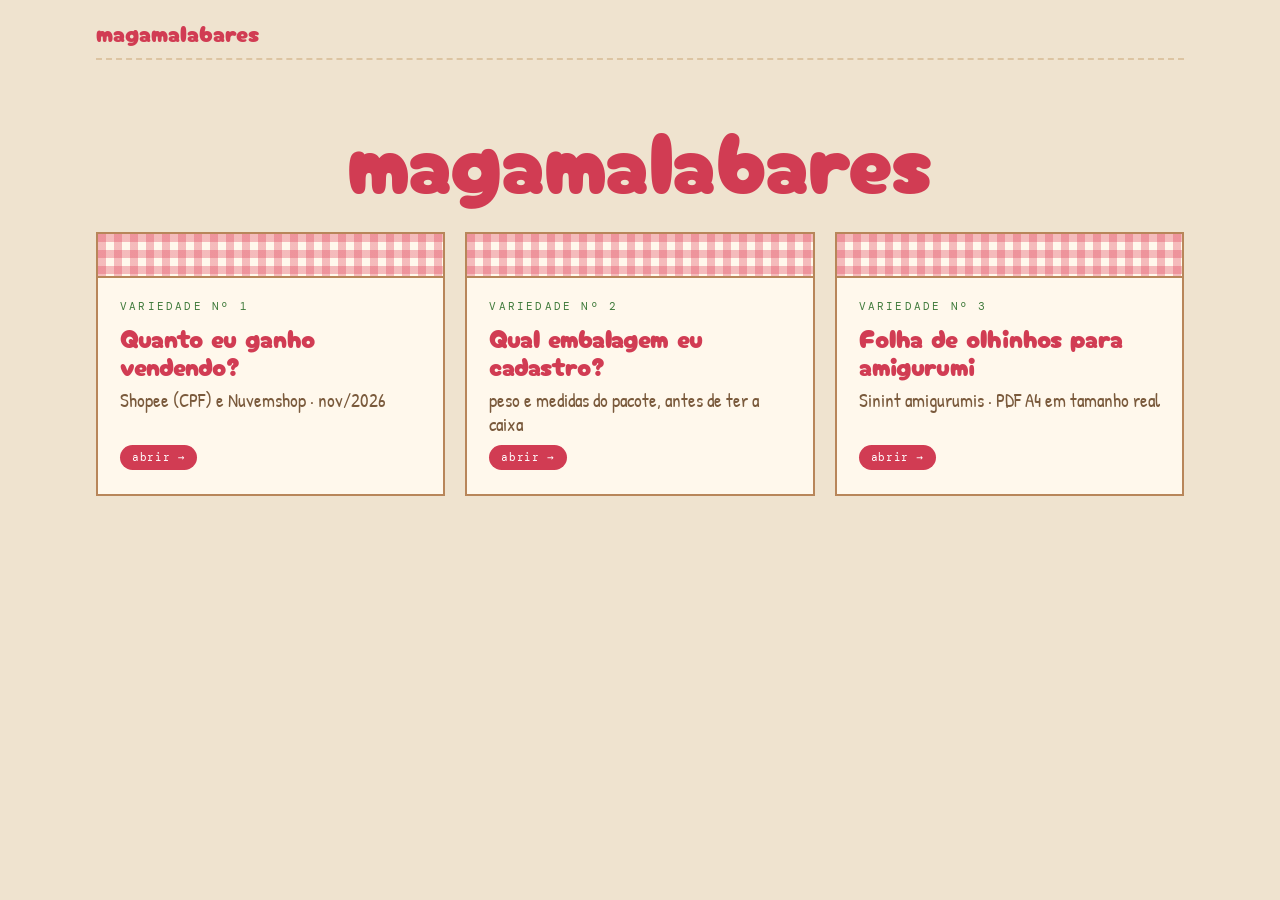
<file: index.html>
<!doctype html>
<html lang="pt-BR">
<head>
<meta charset="utf-8">
<meta name="viewport" content="width=device-width, initial-scale=1">
<title>magamalabares</title>
<meta name="description" content="Sementes de magamalabares: utilitários pessoais, calculadoras e pequenas ferramentas do dia a dia.">
<link rel="icon" href="data:image/svg+xml,%3Csvg xmlns='http://www.w3.org/2000/svg' viewBox='0 0 64 64'%3E%3Cdefs%3E%3Cpattern id='x' width='16' height='16' patternUnits='userSpaceOnUse'%3E%3Crect width='16' height='16' fill='%23fff8ec'/%3E%3Crect width='8' height='16' fill='%23e24a60' fill-opacity='.4'/%3E%3Crect width='16' height='8' fill='%23e24a60' fill-opacity='.4'/%3E%3C/pattern%3E%3C/defs%3E%3Crect x='2' y='2' width='60' height='60' rx='14' fill='url(%23x)' stroke='%23b8865a' stroke-width='4'/%3E%3Ccircle cx='32' cy='32' r='24.5' fill='%23fff8ec'/%3E%3Cpath d='M18 44V25M18 31a7 7 0 0 1 14 0V44M32 31a7 7 0 0 1 14 0V44' fill='none' stroke='%23d13c53' stroke-width='7.5' stroke-linecap='round' stroke-linejoin='round'/%3E%3C/svg%3E">
<link rel="preconnect" href="https://fonts.googleapis.com">
<link href="https://fonts.googleapis.com/css2?family=Cherry+Bomb+One&family=Patrick+Hand&family=Nunito:wght@400;600;700;800&family=DM+Mono:wght@400;500&display=swap" rel="stylesheet">
<link rel="stylesheet" href="assets/magamalabares.css">
</head>
<body>
<div class="mg-pagina">
  <header class="mg-topo">
    <a class="mg-marca" href="./">magamalabares</a>
  </header>

  <main>
    <div class="mg-vitrine-cabeca">
      <h1 class="mg-titulo">magamalabares</h1>
    </div>

    <div class="mg-sementes">
      <a class="mg-semente" href="vendas/">
        <span class="mg-semente-topo mg-xadrez" aria-hidden="true"></span>
        <span class="mg-semente-corpo">
          <span class="mg-numero">Variedade Nº 1</span>
          <span class="mg-semente-titulo">Quanto eu ganho vendendo?</span>
          <span class="mg-semente-sub">Shopee (CPF) e Nuvemshop · nov/2026</span>
          <span class="mg-pilula">abrir →</span>
        </span>
      </a>
      <a class="mg-semente" href="vendas/embalagem.html">
        <span class="mg-semente-topo mg-xadrez" aria-hidden="true"></span>
        <span class="mg-semente-corpo">
          <span class="mg-numero">Variedade Nº 2</span>
          <span class="mg-semente-titulo">Qual embalagem eu cadastro?</span>
          <span class="mg-semente-sub">peso e medidas do pacote, antes de ter a caixa</span>
          <span class="mg-pilula">abrir →</span>
        </span>
      </a>
      <a class="mg-semente" href="olhinhos/">
        <span class="mg-semente-topo mg-xadrez" aria-hidden="true"></span>
        <span class="mg-semente-corpo">
          <span class="mg-numero">Variedade Nº 3</span>
          <span class="mg-semente-titulo">Folha de olhinhos para amigurumi</span>
          <span class="mg-semente-sub">Sinint amigurumis · PDF A4 em tamanho real</span>
          <span class="mg-pilula">abrir →</span>
        </span>
      </a>
    </div>
  </main>
</div>
</body>
</html>
</file>
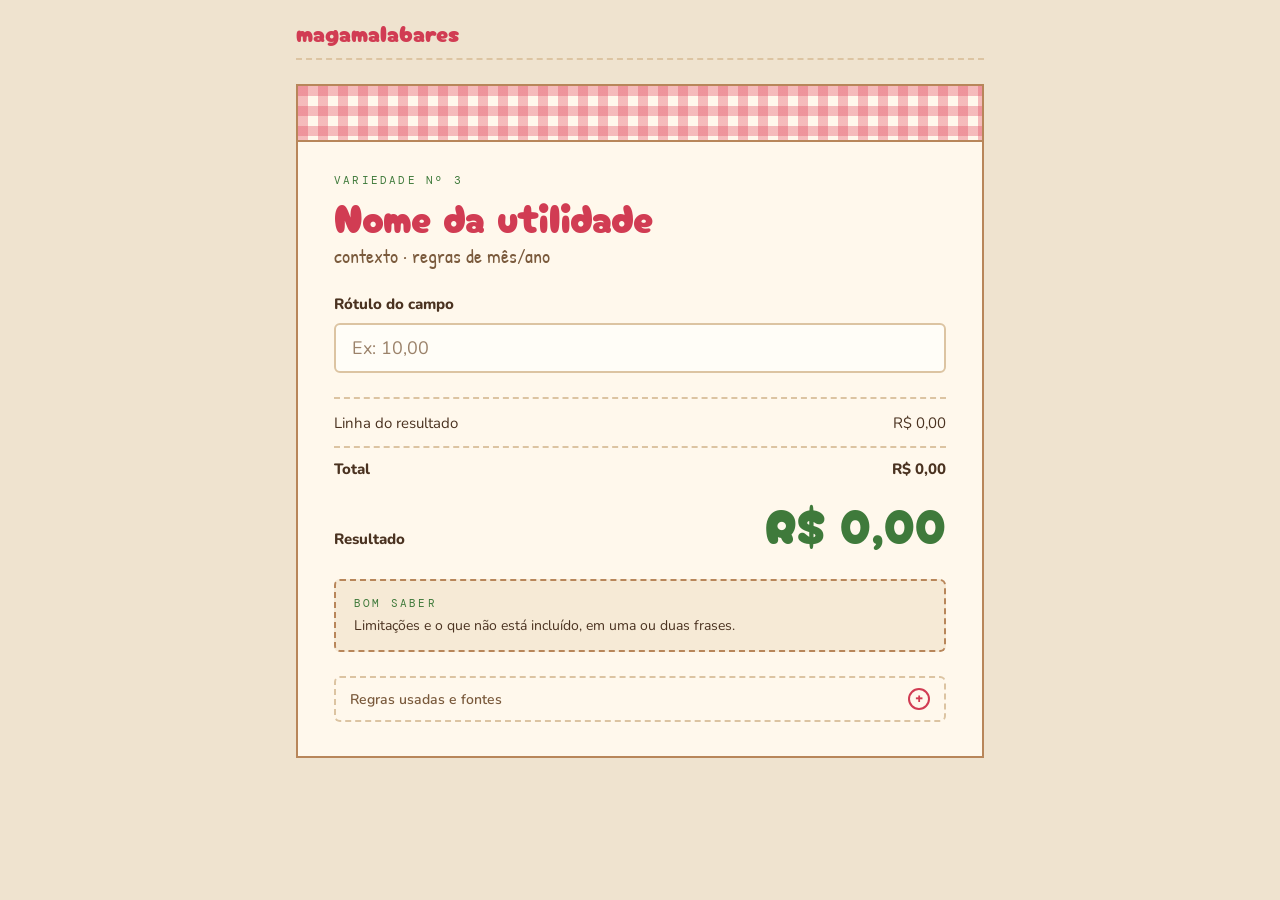
<file: modelo/index.html>
<!doctype html>
<html lang="pt-BR">
<head>
<meta charset="utf-8">
<meta name="viewport" content="width=device-width, initial-scale=1">
<link rel="icon" href="data:image/svg+xml,%3Csvg xmlns='http://www.w3.org/2000/svg' viewBox='0 0 64 64'%3E%3Cdefs%3E%3Cpattern id='x' width='16' height='16' patternUnits='userSpaceOnUse'%3E%3Crect width='16' height='16' fill='%23fff8ec'/%3E%3Crect width='8' height='16' fill='%23e24a60' fill-opacity='.4'/%3E%3Crect width='16' height='8' fill='%23e24a60' fill-opacity='.4'/%3E%3C/pattern%3E%3C/defs%3E%3Crect x='2' y='2' width='60' height='60' rx='14' fill='url(%23x)' stroke='%23b8865a' stroke-width='4'/%3E%3Ccircle cx='32' cy='32' r='24.5' fill='%23fff8ec'/%3E%3Cpath d='M18 44V25M18 31a7 7 0 0 1 14 0V44M32 31a7 7 0 0 1 14 0V44' fill='none' stroke='%23d13c53' stroke-width='7.5' stroke-linecap='round' stroke-linejoin='round'/%3E%3C/svg%3E">
<!-- Copie esta pasta para uma nova (nome curto, minúsculas), troque a variedade e o título. -->
<title>Nº 3 · Nome da utilidade · magamalabares</title>
<link rel="preconnect" href="https://fonts.googleapis.com">
<link href="https://fonts.googleapis.com/css2?family=Cherry+Bomb+One&family=Patrick+Hand&family=Nunito:wght@400;600;700;800&family=DM+Mono:wght@400;500&display=swap" rel="stylesheet">
<link rel="stylesheet" href="../assets/magamalabares.css">
</head>
<body>
<div class="mg-pagina mg-estreita">
  <header class="mg-topo">
    <a class="mg-marca" href="../">magamalabares</a>
  </header>

  <main class="mg-rotulo">
    <div class="mg-cabeca">
      <p class="mg-numero">Variedade Nº 3</p>
      <h1>Nome da utilidade</h1>
      <p class="mg-sub">contexto · regras de mês/ano</p>
    </div>

    <label class="mg-campo">Rótulo do campo
      <input inputmode="decimal" placeholder="Ex: 10,00">
    </label>

    <div class="mg-resultado">
      <div class="mg-linha"><span>Linha do resultado</span><span>R$ 0,00</span></div>
      <div class="mg-linha mg-linha-total"><span>Total</span><span>R$ 0,00</span></div>
      <div class="mg-recebe"><span>Resultado</span><span class="mg-valor mg-pos">R$ 0,00</span></div>
    </div>

    <aside class="mg-nota"><b>BOM SABER</b>Limitações e o que não está incluído, em uma ou duas frases.</aside>

    <details class="mg-sanfona mg-letrinha">
      <summary>Regras usadas e fontes</summary>
      <div class="mg-sanfona-corpo mg-letra-miuda">
        <p>Textos longos (regras, fontes, explicações) ficam aqui dentro, fechados por padrão.</p>
      </div>
    </details>
  </main>
</div>
</body>
</html>
</file>
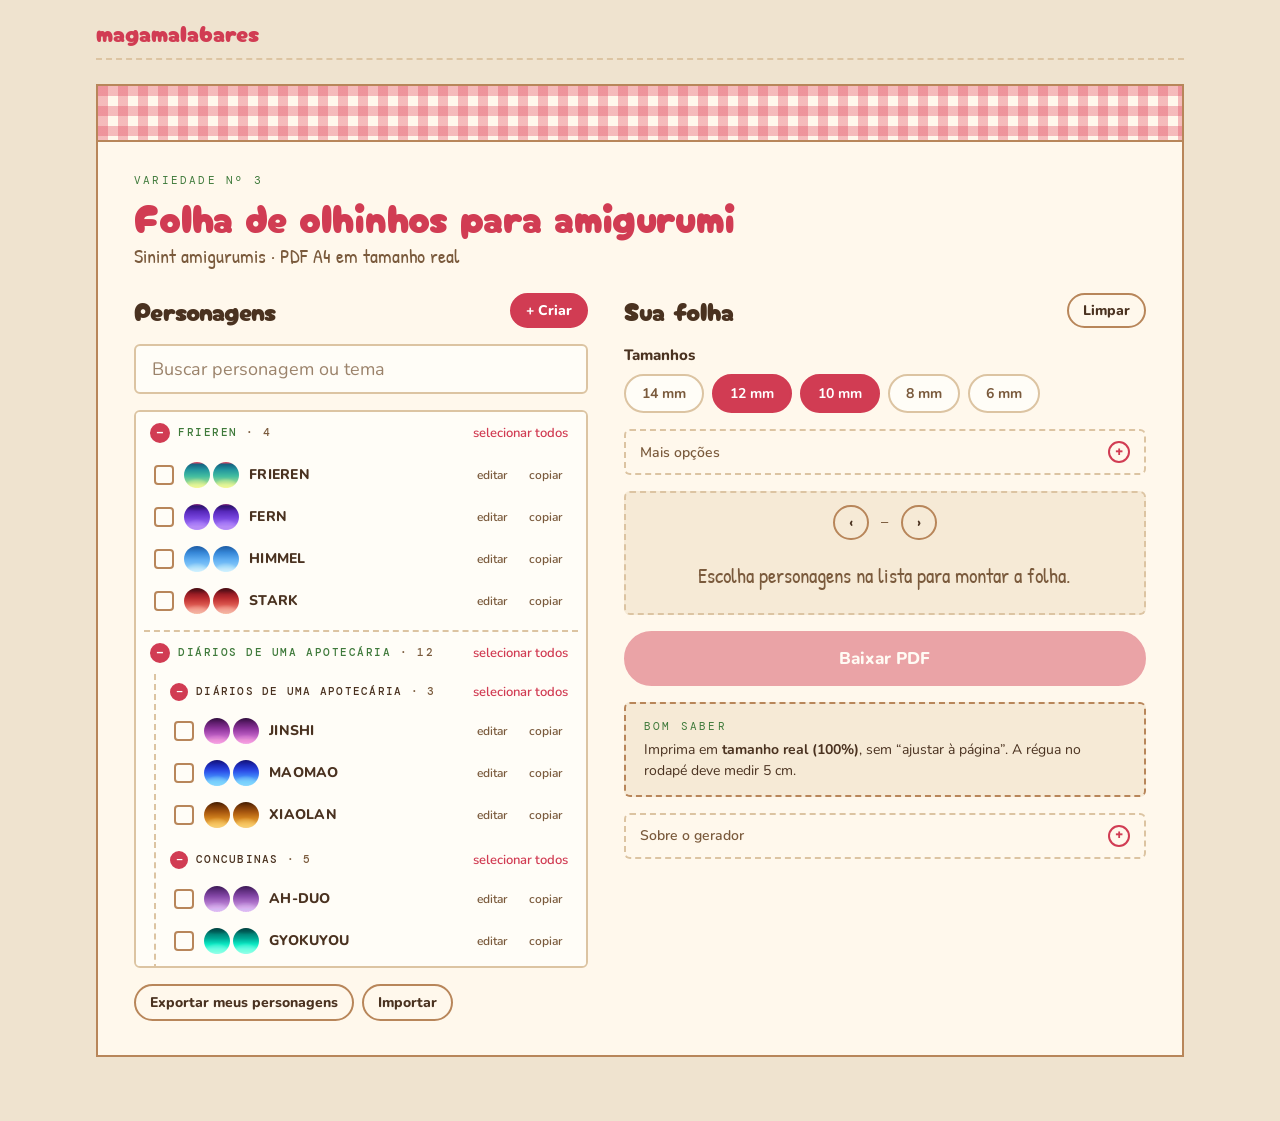
<file: olhinhos/index.html>
<!doctype html>
<html lang="pt-BR">
<head>
<meta charset="utf-8">
<meta name="viewport" content="width=device-width, initial-scale=1">
<title>Nº 3 · Folha de olhinhos · magamalabares</title>
<meta name="description" content="Monte folhas A4 de olhinhos em degradê para amigurumi (Sinint amigurumis), nos tamanhos exatos, e baixe em PDF.">
<link rel="icon" href="data:image/svg+xml,%3Csvg xmlns='http://www.w3.org/2000/svg' viewBox='0 0 64 64'%3E%3Cdefs%3E%3Cpattern id='x' width='16' height='16' patternUnits='userSpaceOnUse'%3E%3Crect width='16' height='16' fill='%23fff8ec'/%3E%3Crect width='8' height='16' fill='%23e24a60' fill-opacity='.4'/%3E%3Crect width='16' height='8' fill='%23e24a60' fill-opacity='.4'/%3E%3C/pattern%3E%3C/defs%3E%3Crect x='2' y='2' width='60' height='60' rx='14' fill='url(%23x)' stroke='%23b8865a' stroke-width='4'/%3E%3Ccircle cx='32' cy='32' r='24.5' fill='%23fff8ec'/%3E%3Cpath d='M18 44V25M18 31a7 7 0 0 1 14 0V44M32 31a7 7 0 0 1 14 0V44' fill='none' stroke='%23d13c53' stroke-width='7.5' stroke-linecap='round' stroke-linejoin='round'/%3E%3C/svg%3E">
<link rel="preconnect" href="https://fonts.googleapis.com">
<link href="https://fonts.googleapis.com/css2?family=Cherry+Bomb+One&family=Patrick+Hand&family=Nunito:wght@400;600;700;800&family=DM+Mono:wght@400;500&display=swap" rel="stylesheet">
<link rel="stylesheet" href="../assets/magamalabares.css">
<link rel="stylesheet" href="olhinhos.css">
</head>
<body>
<div class="mg-pagina">
  <header class="mg-topo">
    <a class="mg-marca" href="../">magamalabares</a>
  </header>

  <main class="mg-rotulo">
    <div class="mg-cabeca">
      <p class="mg-numero">Variedade Nº 3</p>
      <h1>Folha de olhinhos para amigurumi</h1>
      <p class="mg-sub">Sinint amigurumis · PDF A4 em tamanho real</p>
    </div>

    <div class="ol-grade">
      <!-- ===================== PERSONAGENS ===================== -->
      <section class="ol-painel" aria-labelledby="t-pers">
        <div class="ol-painel-cab">
          <h2 id="t-pers">Personagens</h2>
          <button class="mg-botao mg-mini-botao" id="btn-novo" type="button">+ Criar</button>
        </div>
        <label class="mg-campo"><span class="ol-oculto">Buscar personagem ou tema</span>
          <input type="search" id="busca" placeholder="Buscar personagem ou tema" autocomplete="off">
        </label>
        <div id="lista" class="lista"></div>
        <div class="meus-acoes">
          <button class="mg-botao-sec mg-mini-botao" id="btn-exportar" type="button">Exportar meus personagens</button>
          <label class="mg-botao-sec mg-mini-botao">Importar<input type="file" id="importar" accept="application/json,.json" hidden></label>
        </div>
      </section>

      <!-- ===================== FOLHA ===================== -->
      <section class="ol-painel" aria-labelledby="t-folha">
        <div class="ol-painel-cab">
          <h2 id="t-folha">Sua folha</h2>
          <button class="mg-botao-sec mg-mini-botao" id="btn-limpar" type="button">Limpar</button>
        </div>

        <div id="selecionados" class="selecionados" aria-live="polite"></div>

        <fieldset class="tamanhos">
          <legend>Tamanhos</legend>
          <div class="ol-pilulas">
            <label><input type="checkbox" value="14"><span>14 mm</span></label>
            <label><input type="checkbox" value="12" checked><span>12 mm</span></label>
            <label><input type="checkbox" value="10" checked><span>10 mm</span></label>
            <label><input type="checkbox" value="8"><span>8 mm</span></label>
            <label><input type="checkbox" value="6"><span>6 mm</span></label>
          </div>
        </fieldset>

        <details class="mg-sanfona mg-letrinha">
          <summary>Mais opções</summary>
          <div class="mg-sanfona-corpo ol-opcoes">
            <label class="mg-campo">Título da folha <small>(opcional)</small>
              <input type="text" id="titulo" placeholder="Ex.: Meus favoritos" maxlength="40">
            </label>
            <label class="mg-check"><input type="checkbox" id="por-tema" checked><span>Uma folha por tema</span></label>
            <label class="mg-check"><input type="checkbox" id="alfabetica" checked><span>Ordem alfabética</span></label>
            <fieldset class="ol-visiveis">
              <legend>Temas na lista <small>(desmarque para ocultar)</small></legend>
              <div id="temas-visiveis"></div>
            </fieldset>
          </div>
        </details>

        <div class="previa-wrap">
          <div class="previa-nav">
            <button class="mg-botao-sec mg-mini-botao" id="prev" type="button" aria-label="Folha anterior">‹</button>
            <span id="pag-info">—</span>
            <button class="mg-botao-sec mg-mini-botao" id="next" type="button" aria-label="Próxima folha">›</button>
          </div>
          <canvas id="previa" class="previa" aria-label="Prévia da folha"></canvas>
          <p class="mg-vazio ol-vazio" id="vazio">Escolha personagens na lista para montar a folha.</p>
        </div>

        <button class="mg-botao ol-baixar" id="btn-pdf" type="button" disabled>Baixar PDF</button>

        <aside class="mg-nota"><b>BOM SABER</b><span>Imprima em <strong>tamanho real (100%)</strong>, sem “ajustar à página”. A régua no rodapé deve medir 5 cm.</span></aside>

        <details class="mg-sanfona mg-letrinha">
          <summary>Sobre o gerador</summary>
          <div class="mg-sanfona-corpo mg-letra-miuda">
            <p>Os olhos são desenhados no seu navegador; nada é enviado para servidores. Os personagens que você cria ficam salvos neste navegador e podem ser exportados em JSON.</p>
            <p>Prefere rodar no computador? <a href="gerador_olhinhos_sinint.zip" download>Baixe o gerador em Python (.zip)</a>.</p>
            <p>Fontes Fredoka e Quicksand (SIL OFL) e jsPDF (MIT): licenças na pasta <code>fontes/</code> e <code>vendor/</code>.</p>
          </div>
        </details>
      </section>
    </div>
  </main>
</div>

<!-- ===================== EDITOR ===================== -->
<dialog id="editor" class="editor" aria-labelledby="ed-titulo">
  <form method="dialog" id="ed-form">
    <div class="ed-cab">
      <h2 id="ed-titulo">Novo personagem</h2>
      <button class="mg-x" value="cancel" type="submit" formnovalidate aria-label="Fechar">✕</button>
    </div>
    <div class="ed-corpo">
      <div class="ed-previa">
        <div class="par-grande"><canvas id="ed-o0" width="320" height="320"></canvas><canvas id="ed-o1" width="320" height="320"></canvas></div>
        <div class="faixa-amostra" id="ed-faixa">NOME</div>
        <div class="tam-real"><span>Tamanho real (12 mm):</span><canvas id="ed-r0" width="96" height="96"></canvas><canvas id="ed-r1" width="96" height="96"></canvas></div>
      </div>

      <div class="ed-campos">
        <div class="mg-par">
          <label class="mg-campo">Nome<input type="text" id="ed-nome" required maxlength="24" placeholder="Ex.: ANYA" autocomplete="off"></label>
          <label class="mg-campo">Tema<input type="text" id="ed-tema" maxlength="40" placeholder="Ex.: Spy x Family" autocomplete="off"></label>
        </div>
        <div class="ol-temas" id="temas" aria-label="Temas já usados"></div>

        <fieldset class="bloco" id="ed-degrade">
          <legend id="ed-degrade-titulo">Degradê <small>(do topo para a base da íris)</small></legend>
          <div class="barra" id="ed-barra"></div>
          <div id="ed-cores"></div>
          <div class="linha-acoes">
            <button class="mg-botao-sec mg-mini-botao" type="button" id="ed-add">+ Cor</button>
            <button class="mg-botao-sec mg-mini-botao" type="button" id="ed-distribuir">Distribuir igualmente</button>
          </div>
          <label class="mg-check ol-sub"><input type="checkbox" id="ed-faixa-topo"><span>Faixa sólida no topo <small>(a 1ª cor repetida nas duas primeiras paradas, como na Frieren e na Fern)</small></span></label>
          <label class="param" id="ed-faixa-topo-alt" hidden>Altura da faixa (%)<input type="range" min="0.5" max="15" step="0.5" id="ed-faixa-topo-v"></label>
        </fieldset>

        <fieldset class="bloco">
          <legend>Olhos do par</legend>
          <label class="mg-check"><input type="checkbox" id="ed-diferentes"><span>Olhos diferentes no par <small>(o direito com degradê e motifs próprios)</small></span></label>
          <div id="ed-direito" hidden>
            <p class="ol-rotulo">Degradê do olho direito</p>
            <div class="barra" id="ed-barra2"></div>
            <div id="ed-cores2"></div>
            <div class="linha-acoes"><button class="mg-botao-sec mg-mini-botao" type="button" id="ed-add2">+ Cor</button></div>
          </div>
          <label class="mg-check"><input type="checkbox" id="ed-espelhar" checked><span>Espelhar motifs no olho direito <small>(névoa, brilhinhos, lua, pétalas…)</small></span></label>
        </fieldset>

        <fieldset class="bloco">
          <legend>Faixa do nome</legend>
          <div class="linha"><input type="color" id="ed-faixa-cor" aria-label="Cor da faixa"><button class="mg-botao-sec mg-mini-botao" type="button" id="ed-faixa-auto">Usar a cor do meio</button></div>
        </fieldset>

        <fieldset class="bloco" id="ed-efeitos">
          <legend>Efeitos suaves</legend>
        </fieldset>

        <fieldset class="bloco" id="ed-motivos">
          <legend>Motifs</legend>
          <div id="ed-camadas"></div>
          <p class="ol-rotulo">Adicionar motif <small>(clique na prévia)</small></p>
          <div class="ol-galeria" id="ed-galeria" role="group" aria-label="Adicionar motif"></div>
          <p class="ol-rotulo">Intensidade geral dos motifs</p>
          <div class="mg-segmento">
            <label><input type="radio" name="ed-tom" value="1" checked><span>100%</span></label>
            <label><input type="radio" name="ed-tom" value="0.5"><span>50% · realista</span></label>
          </div>
          <label class="mg-check"><input type="checkbox" id="ed-estrias"><span>Estrias da íris (estilo anime)</span></label>
          <div class="params" id="ed-estrias-params" hidden>
            <label class="param">Cor<input type="color" id="ed-estrias-cor"></label>
            <label class="param">Intensidade<input type="range" min="0" max="0.5" step="0.01" id="ed-estrias-pico"></label>
          </div>
        </fieldset>

        <fieldset class="bloco">
          <legend>Quantidade</legend>
          <div class="mg-segmento">
            <label><input type="radio" name="ed-qty" value="1" checked><span>Normal · 12 de cada</span></label>
            <label><input type="radio" name="ed-qty" value="2"><span>Dobro · 24 de cada</span></label>
          </div>
        </fieldset>
      </div>
    </div>
    <p class="erro" id="ed-erro" role="alert"></p>
    <div class="ed-rodape">
      <button class="mg-botao-sec" id="ed-restaurar" type="button" hidden>Restaurar padrão</button>
      <button class="mg-botao-sec" value="cancel" type="submit" formnovalidate>Cancelar</button>
      <button class="mg-botao" id="ed-salvar" type="button">Salvar personagem</button>
    </div>
  </form>
</dialog>

<!-- ===================== AVISOS E CONFIRMAÇÕES (no lugar de alert/confirm) ===================== -->
<dialog id="caixa" class="mg-dialogo" aria-labelledby="caixa-titulo" aria-describedby="caixa-texto">
  <form method="dialog">
    <div class="mg-dialogo-topo" aria-hidden="true"></div>
    <div class="mg-dialogo-corpo">
      <h2 id="caixa-titulo"></h2>
      <p id="caixa-texto"></p>
    </div>
    <div class="mg-dialogo-acoes">
      <button class="mg-botao-sec" value="nao" id="caixa-nao" formnovalidate>Cancelar</button>
      <button class="mg-botao" value="sim" id="caixa-sim" formnovalidate>OK</button>
    </div>
  </form>
</dialog>

<script src="vendor/jspdf.umd.min.js"></script>
<script src="assets.js"></script>
<script src="assets-kanji.js"></script>
<script src="logo.js"></script>
<script src="personagens.js"></script>
<script src="olhos.js"></script>
<script src="app.js"></script>
</body>
</html>
</file>
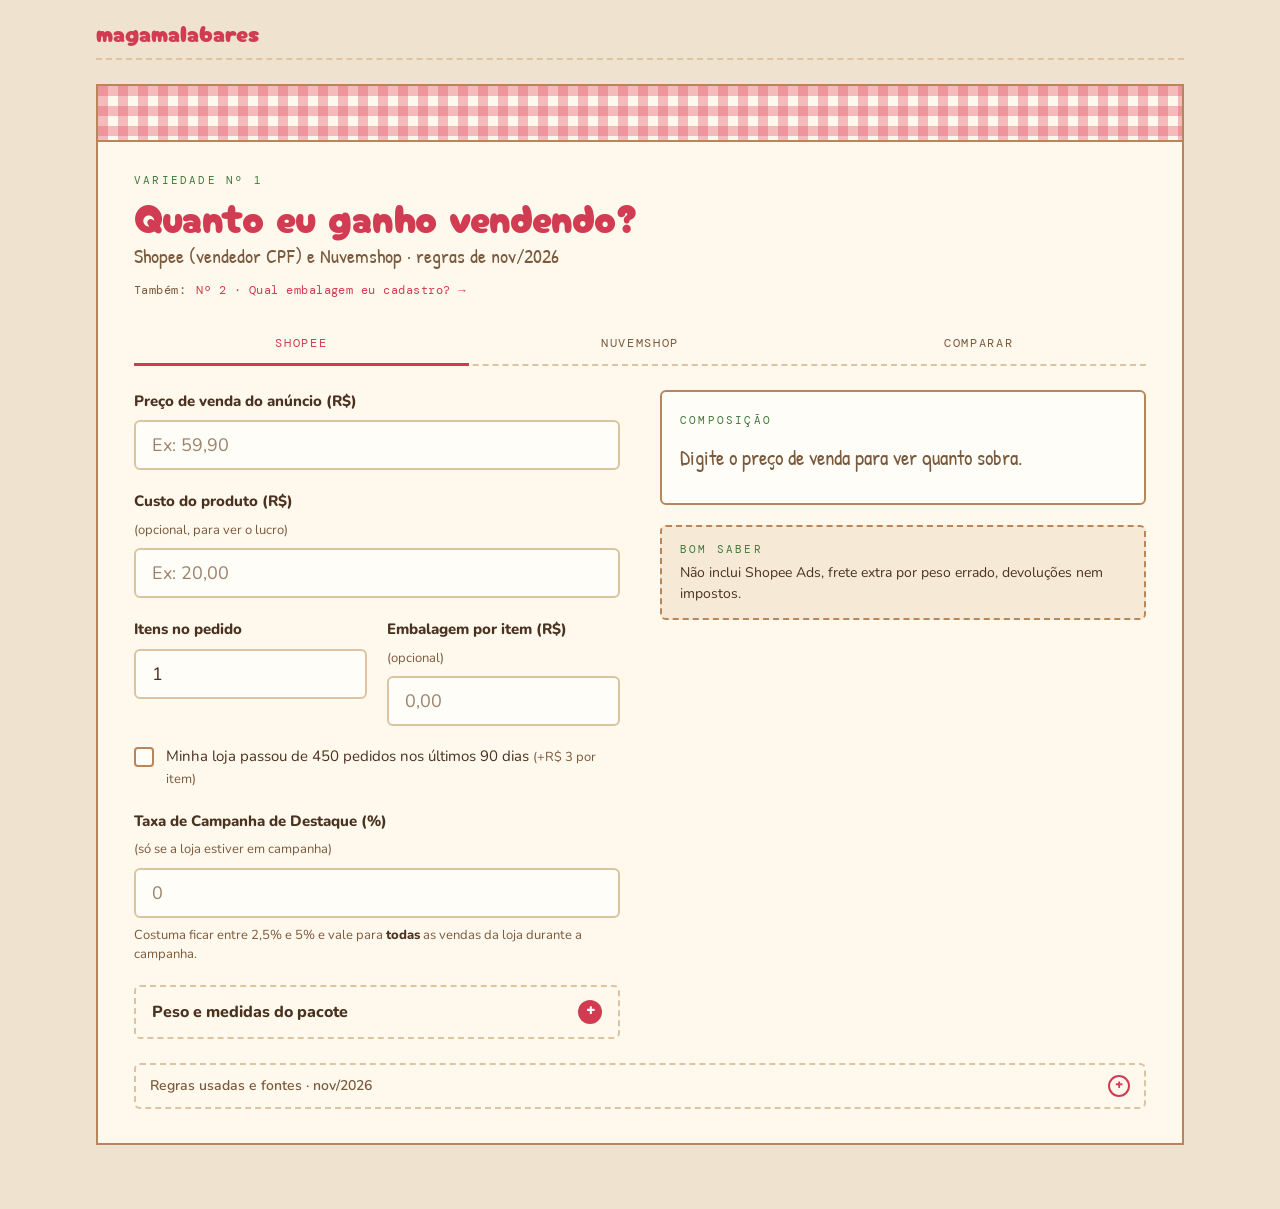
<file: vendas/index.html>
<!doctype html>
<html lang="pt-BR">
<head>
<meta charset="utf-8">
<meta name="viewport" content="width=device-width, initial-scale=1">
<title>Nº 1 · Quanto eu ganho vendendo? · magamalabares</title>
<meta name="description" content="Calculadora de quanto sobra de uma venda na Shopee (vendedor CPF) e na Nuvemshop com Nuvem Pago. Regras de nov/2026.">
<link rel="icon" href="data:image/svg+xml,%3Csvg xmlns='http://www.w3.org/2000/svg' viewBox='0 0 64 64'%3E%3Cdefs%3E%3Cpattern id='x' width='16' height='16' patternUnits='userSpaceOnUse'%3E%3Crect width='16' height='16' fill='%23fff8ec'/%3E%3Crect width='8' height='16' fill='%23e24a60' fill-opacity='.4'/%3E%3Crect width='16' height='8' fill='%23e24a60' fill-opacity='.4'/%3E%3C/pattern%3E%3C/defs%3E%3Crect x='2' y='2' width='60' height='60' rx='14' fill='url(%23x)' stroke='%23b8865a' stroke-width='4'/%3E%3Ccircle cx='32' cy='32' r='24.5' fill='%23fff8ec'/%3E%3Cpath d='M18 44V25M18 31a7 7 0 0 1 14 0V44M32 31a7 7 0 0 1 14 0V44' fill='none' stroke='%23d13c53' stroke-width='7.5' stroke-linecap='round' stroke-linejoin='round'/%3E%3C/svg%3E">
<!-- Fontes da marca. Sem internet, cai no fallback do sistema (ver --mg-fonte-*). -->
<link rel="preconnect" href="https://fonts.googleapis.com">
<link href="https://fonts.googleapis.com/css2?family=Cherry+Bomb+One&family=Patrick+Hand&family=Nunito:wght@400;600;700;800&family=DM+Mono:wght@400;500&display=swap" rel="stylesheet">
<style>
/* Este arquivo funciona sozinho (dois cliques, sem internet).
   Cópia de ../assets/magamalabares.css — ao mudar o visual, mude lá e copie para cá. */
/* Sementes de magamalabares · cores, fontes e componentes
   Visual de pacote de sementes: papel kraft, topo xadrez, tracejado e letra à mão.
   Só o modo claro (kraft).
   As páginas em vendas/ têm uma cópia deste arquivo embutida (funcionam sozinhas). */

:root {
  --mg-fonte-marca: "Cherry Bomb One", "Arial Rounded MT Bold", "Trebuchet MS", system-ui, sans-serif;
  --mg-fonte-mao: "Patrick Hand", "Segoe Print", "Comic Sans MS", cursive;
  --mg-fonte-texto: "Nunito", system-ui, -apple-system, "Segoe UI", Roboto, sans-serif;
  --mg-fonte-mono: "DM Mono", ui-monospace, "Cascadia Mono", Consolas, monospace;

  /* kraft */
  --mg-fundo: #efe3cf;
  --mg-superficie: #fff8ec;
  --mg-nota: #f6ead6;          /* superfície 2 */
  --mg-linha: #b8865a;
  --mg-borda: #dcc4a2;         /* linha suave */
  --mg-texto: #4a3220;
  --mg-suave: #7a5a3c;
  --mg-destaque: #d13c53;      /* morango */
  --mg-logo: #e24a60;
  --mg-verde: #3f7a3b;         /* folha */
  --mg-campo: #fffdf7;
  --mg-botao-texto: #ffffff;
  --mg-positivo: #3f7a3b;
  --mg-negativo: #a8261b;
  --mg-atencao: #8a5a00;
  --mg-xadrez: rgba(226, 74, 96, .35);
  color-scheme: light;
}

*, *::before, *::after { box-sizing: border-box; }
html { -webkit-text-size-adjust: 100%; }
body {
  margin: 0; background: var(--mg-fundo); color: var(--mg-texto);
  font-family: var(--mg-fonte-texto); font-size: 16px; line-height: 1.5; overflow-x: hidden;
}
a { color: var(--mg-destaque); }
a:hover { color: var(--mg-verde); }
[hidden] { display: none !important; }
code { font-family: var(--mg-fonte-mono); font-size: .92em; }

.mg-pagina { max-width: 1120px; margin: 0 auto; padding: 20px 16px 64px; }
.mg-estreita { max-width: 720px; }

/* ---------- Topo: logotipo ---------- */
.mg-topo {
  display: flex; justify-content: space-between; align-items: center; gap: 12px;
  padding-bottom: 14px; margin-bottom: 24px; border-bottom: 2px dashed var(--mg-borda);
}
.mg-marca { font-family: var(--mg-fonte-marca); font-size: 24px; line-height: 1; color: var(--mg-destaque); text-decoration: none; }
.mg-marca:hover { color: var(--mg-destaque); }

/* ---------- Pacote (página de uma utilidade) ---------- */
.mg-xadrez {
  background-color: var(--mg-superficie);
  background-image: linear-gradient(90deg, var(--mg-xadrez) 50%, transparent 50%), linear-gradient(var(--mg-xadrez) 50%, transparent 50%);
  background-size: 20px 20px;
}
.mg-rotulo {
  position: relative; background: var(--mg-superficie); border: 2px solid var(--mg-linha);
  padding: 64px 20px 28px; display: flex; flex-direction: column; gap: 24px; min-width: 0;
}
.mg-rotulo::before {
  content: ""; position: absolute; top: 0; left: 0; right: 0; height: 40px;
  border-bottom: 2px solid var(--mg-linha);
  background-color: var(--mg-superficie);
  background-image: linear-gradient(90deg, var(--mg-xadrez) 50%, transparent 50%), linear-gradient(var(--mg-xadrez) 50%, transparent 50%);
  background-size: 20px 20px;
}
@media (min-width: 640px) { .mg-rotulo { padding: 86px 36px 34px; } .mg-rotulo::before { height: 56px; } }

.mg-cabeca { display: flex; flex-direction: column; gap: 6px; }
.mg-numero { margin: 0; font-family: var(--mg-fonte-mono); font-size: 11px; letter-spacing: .2em; color: var(--mg-verde); text-transform: uppercase; }
h1, .mg-titulo { margin: 0; font-family: var(--mg-fonte-marca); font-weight: 400; font-size: clamp(30px, 7.5vw, 40px); line-height: 1.05; color: var(--mg-destaque); }
.mg-sub { margin: 0; font-family: var(--mg-fonte-mao); font-size: 20px; line-height: 1.3; color: var(--mg-suave); }
h2 { margin: 0; font-family: var(--mg-fonte-marca); font-weight: 400; font-size: 26px; line-height: 1.1; color: var(--mg-texto); }

.mg-outras { display: flex; flex-wrap: wrap; gap: 6px 10px; align-items: baseline; font-family: var(--mg-fonte-mono); font-size: 12px; letter-spacing: .04em; color: var(--mg-suave); margin-top: 6px; }
.mg-outras a { text-decoration: none; }
.mg-outras a:hover { text-decoration: underline; }

/* ---------- Abas ---------- */
.mg-abas { display: flex; border-bottom: 2px dashed var(--mg-borda); gap: 4px; }
.mg-abas button {
  flex: 1 1 0; min-width: 0; background: none; border: 0; border-bottom: 3px solid transparent; margin-bottom: -2px;
  padding: 12px 4px; font-family: var(--mg-fonte-mono); font-size: 12px; letter-spacing: .14em; text-transform: uppercase;
  color: var(--mg-suave); cursor: pointer;
}
.mg-abas button[aria-selected="true"] { color: var(--mg-destaque); border-bottom-color: var(--mg-destaque); }
.mg-abas button:focus-visible { outline: 2px solid var(--mg-destaque); outline-offset: -3px; }

/* ---------- Layout ---------- */
.mg-painel { display: flex; flex-direction: column; gap: 24px; min-width: 0; }
.mg-duas { display: grid; grid-template-columns: minmax(0, 1fr); gap: 28px; }
@media (min-width: 880px) {
  .mg-duas { grid-template-columns: minmax(0, 1fr) minmax(0, 1fr); gap: 40px; align-items: start; }
  .mg-duas > .mg-coluna-resultado.mg-fixa { position: sticky; top: 16px; }
}
.mg-campos { display: flex; flex-direction: column; gap: 20px; min-width: 0; }
.mg-grade-campos { display: grid; grid-template-columns: minmax(0, 1fr); gap: 20px; }
@media (min-width: 640px) { .mg-grade-campos { grid-template-columns: repeat(2, minmax(0, 1fr)); } }
.mg-par { display: grid; grid-template-columns: repeat(2, minmax(0, 1fr)); gap: 12px; align-items: end; }
.mg-grade-3 { display: grid; grid-template-columns: repeat(3, minmax(0, 1fr)); gap: 10px; }
.mg-grade-3 .mg-campo input { padding: 0 10px; }
.mg-coluna-resultado { display: flex; flex-direction: column; gap: 20px; min-width: 0; }

/* ---------- Campos ---------- */
.mg-campo { display: flex; flex-direction: column; gap: 8px; font-size: 15px; font-weight: 800; min-width: 0; }
.mg-campo small { font-weight: 400; font-size: 13px; color: var(--mg-suave); }
.mg-campo input, .mg-campo select {
  height: 50px; width: 100%; min-width: 0; padding: 0 16px;
  border: 2px solid var(--mg-borda); border-radius: 6px; background: var(--mg-campo); color: var(--mg-texto);
  font-family: var(--mg-fonte-texto); font-size: 18px;
}
.mg-campo input::placeholder { color: var(--mg-suave); opacity: .75; }
/* Seletor nativo com a seta do app */
.mg-campo select, select.mg-select {
  appearance: none; -webkit-appearance: none; cursor: pointer; padding-right: 44px;
  background-image: linear-gradient(45deg, transparent 50%, var(--mg-destaque) 50%), linear-gradient(135deg, var(--mg-destaque) 50%, transparent 50%);
  background-position: calc(100% - 22px) 50%, calc(100% - 16px) 50%; background-size: 6px 6px; background-repeat: no-repeat;
}
.mg-campo select option, select.mg-select option { background: var(--mg-campo); color: var(--mg-texto); }
/* Busca e números sem os enfeites do navegador */
input[type=search] { -webkit-appearance: none; appearance: none; }
input[type=search]::-webkit-search-cancel-button, input[type=search]::-webkit-search-decoration { -webkit-appearance: none; }
input[type=number] { -moz-appearance: textfield; appearance: textfield; }
input[type=number]::-webkit-inner-spin-button, input[type=number]::-webkit-outer-spin-button { -webkit-appearance: none; margin: 0; }
/* Seletor de cor: amostra redonda com borda do app */
input[type=color] {
  -webkit-appearance: none; appearance: none; width: 40px; height: 32px; padding: 3px; cursor: pointer;
  border: 2px solid var(--mg-borda); border-radius: 99px; background: var(--mg-campo);
}
input[type=color]::-webkit-color-swatch-wrapper { padding: 0; }
input[type=color]::-webkit-color-swatch { border: 0; border-radius: 99px; }
input[type=color]::-moz-color-swatch { border: 0; border-radius: 99px; }
input[type=color]:focus-visible { outline: 2px solid var(--mg-destaque); outline-offset: 2px; }
/* Controle deslizante */
input[type=range] { -webkit-appearance: none; appearance: none; width: 100%; height: 22px; background: transparent; cursor: pointer; margin: 0; }
input[type=range]::-webkit-slider-runnable-track { height: 6px; border-radius: 99px; background: var(--mg-borda); }
input[type=range]::-moz-range-track { height: 6px; border-radius: 99px; background: var(--mg-borda); }
input[type=range]::-moz-range-progress { height: 6px; border-radius: 99px; background: var(--mg-destaque); }
input[type=range]::-webkit-slider-thumb { -webkit-appearance: none; width: 18px; height: 18px; margin-top: -6px; border-radius: 50%; background: var(--mg-destaque); border: 3px solid var(--mg-campo); box-shadow: 0 0 0 2px var(--mg-destaque); }
input[type=range]::-moz-range-thumb { width: 12px; height: 12px; border-radius: 50%; background: var(--mg-destaque); border: 3px solid var(--mg-campo); box-shadow: 0 0 0 2px var(--mg-destaque); }
input[type=range]:focus-visible { outline: 2px solid var(--mg-destaque); outline-offset: 2px; border-radius: 99px; }
.mg-campo input:focus, .mg-campo select:focus, .mg-cat input:focus { outline: none; border-color: var(--mg-destaque); }
.mg-check input:focus-visible, .mg-segmento input:focus-visible + span { outline: 2px solid var(--mg-destaque); outline-offset: 2px; }
.mg-campo input[aria-invalid="true"], .mg-cat input[aria-invalid="true"] { border-color: var(--mg-negativo); }
.mg-dica { font-weight: 400; font-size: 13px; line-height: 1.5; color: var(--mg-suave); margin: 0; }
.mg-dica strong { color: var(--mg-texto); font-weight: 800; }

.mg-check { display: flex; gap: 12px; align-items: flex-start; font-size: 15px; line-height: 1.45; cursor: pointer; }
.mg-check input {
  appearance: none; -webkit-appearance: none; flex: 0 0 20px; width: 20px; height: 20px; margin: 1px 0 0;
  border: 2px solid var(--mg-linha); border-radius: 4px; background: var(--mg-campo); cursor: pointer;
}
.mg-check input:checked { background: var(--mg-verde); border-color: var(--mg-verde); box-shadow: inset 0 0 0 3px var(--mg-campo); }
.mg-check input[type=radio] { border-radius: 50%; }

/* ---------- Caixa de diálogo do app (no lugar de alert/confirm) ---------- */
dialog.mg-dialogo {
  border: 2px solid var(--mg-linha); border-radius: 0; padding: 0; width: min(420px, calc(100vw - 32px));
  background: var(--mg-superficie); color: var(--mg-texto);
}
dialog.mg-dialogo::backdrop { background: rgba(36, 25, 18, .55); }
.mg-dialogo-topo {
  height: 28px; border-bottom: 2px solid var(--mg-linha); background-color: var(--mg-superficie);
  background-image: linear-gradient(90deg, var(--mg-xadrez) 50%, transparent 50%), linear-gradient(var(--mg-xadrez) 50%, transparent 50%);
  background-size: 14px 14px;
}
.mg-dialogo-corpo { padding: 20px 22px 8px; display: flex; flex-direction: column; gap: 8px; }
.mg-dialogo-corpo h2 { font-size: 22px; color: var(--mg-destaque); }
.mg-dialogo-corpo p { margin: 0; font-size: 15px; line-height: 1.5; }
.mg-dialogo-acoes { display: flex; justify-content: flex-end; gap: 8px; padding: 14px 22px 20px; }

/* Segmentado */
fieldset { border: 0; margin: 0; padding: 0; min-width: 0; display: flex; flex-direction: column; gap: 8px; }
legend { padding: 0; margin-bottom: 8px; font-size: 15px; font-weight: 800; }
.mg-segmento { display: flex; border: 2px solid var(--mg-borda); border-radius: 99px; overflow: hidden; background: var(--mg-campo); }
.mg-segmento label { flex: 1 1 0; min-width: 0; position: relative; cursor: pointer; }
.mg-segmento label + label { border-left: 2px solid var(--mg-borda); }
.mg-segmento input { position: absolute; opacity: 0; inset: 0; margin: 0; cursor: pointer; }
.mg-segmento span { display: block; text-align: center; padding: 12px 2px; font-size: 14px; font-weight: 600; color: var(--mg-suave); overflow: hidden; text-overflow: ellipsis; white-space: nowrap; }
.mg-segmento input:checked + span { background: var(--mg-destaque); color: var(--mg-botao-texto); font-weight: 800; }

/* ---------- Botões ---------- */
.mg-botao {
  background: var(--mg-destaque); color: var(--mg-botao-texto); border: 2px solid var(--mg-destaque);
  font-family: var(--mg-fonte-texto); font-size: 15px; font-weight: 800; padding: 10px 22px; border-radius: 99px; cursor: pointer;
}
.mg-botao-sec {
  background: transparent; color: var(--mg-texto); border: 2px solid var(--mg-linha);
  font-family: var(--mg-fonte-texto); font-size: 15px; font-weight: 800; padding: 10px 20px; border-radius: 99px; cursor: pointer;
}
.mg-mini-botao { padding: 6px 14px; font-size: 14px; }
.mg-botao:focus-visible, .mg-botao-sec:focus-visible, .mg-x:focus-visible { outline: 2px solid var(--mg-texto); outline-offset: 2px; }
.mg-pilula {
  display: inline-block; background: var(--mg-destaque); color: var(--mg-botao-texto);
  font-family: var(--mg-fonte-mono); font-size: 11px; letter-spacing: .06em; padding: 4px 12px; border-radius: 99px; text-decoration: none;
}

/* ---------- Resultado ---------- */
.mg-resultado { display: flex; flex-direction: column; border-top: 2px dashed var(--mg-borda); padding-top: 6px; }
.mg-linha { display: flex; justify-content: space-between; align-items: baseline; gap: 12px; padding: 7px 0; font-size: 15px; }
.mg-linha > :first-child { min-width: 0; }
.mg-linha > :last-child { font-variant-numeric: tabular-nums; white-space: nowrap; text-align: right; }
.mg-linha small { display: block; font-size: 12px; color: var(--mg-suave); }
.mg-linha-total { font-weight: 800; border-top: 2px dashed var(--mg-borda); margin-top: 4px; padding-top: 10px; }
.mg-recebe { display: flex; justify-content: space-between; align-items: baseline; gap: 12px; padding: 12px 0 4px; flex-wrap: wrap; }
.mg-recebe > span:first-child { font-weight: 800; font-size: 15px; }
.mg-valor { font-family: var(--mg-fonte-marca); font-weight: 400; font-size: clamp(36px, 10vw, 48px); line-height: 1; font-variant-numeric: tabular-nums; color: var(--mg-destaque); }
.mg-pos { color: var(--mg-positivo); }
.mg-neg { color: var(--mg-negativo); }
.mg-por-item { text-align: right; font-size: 13px; color: var(--mg-suave); }
.mg-vazio { font-family: var(--mg-fonte-mao); font-size: 21px; line-height: 1.3; color: var(--mg-suave); padding: 12px 0; }

.mg-rotulo-resultado { border: 2px solid var(--mg-linha); border-radius: 6px; background: var(--mg-campo); padding: 20px 18px; display: flex; flex-direction: column; gap: 4px; }
.mg-rotulo-resultado.mg-fora { border-color: var(--mg-negativo); }
.mg-mini-titulo { font-family: var(--mg-fonte-mono); font-size: 11px; letter-spacing: .2em; color: var(--mg-verde); text-transform: uppercase; }
.mg-sub-titulo { margin: 14px 0 2px; font-family: var(--mg-fonte-mono); font-weight: 400; font-size: 11px; letter-spacing: .16em; text-transform: uppercase; color: var(--mg-suave); }

/* ---------- Bom saber, avisos e alertas ---------- */
.mg-nota, .mg-aviso, .mg-alerta, .mg-boa {
  padding: 14px 18px; font-size: 14px; line-height: 1.5; display: flex; flex-direction: column; gap: 4px;
  border-radius: 6px; background: var(--mg-nota);
}
.mg-nota { border: 2px dashed var(--mg-linha); }
.mg-aviso { border: 2px dashed var(--mg-atencao); }
.mg-alerta { border: 2px solid var(--mg-negativo); }
.mg-boa { border: 2px dashed var(--mg-positivo); }
.mg-nota > b, .mg-aviso > b, .mg-alerta > b, .mg-boa > b { font-family: var(--mg-fonte-mono); font-weight: 400; font-size: 11px; letter-spacing: .2em; color: var(--mg-verde); }
.mg-aviso > b { color: var(--mg-atencao); }
.mg-alerta > b { color: var(--mg-negativo); }
.mg-boa > b { color: var(--mg-positivo); }
.mg-avisos { display: flex; flex-direction: column; gap: 12px; }
.mg-avisos:empty { display: none; }
.mg-nota ul { margin: 0; padding-left: 18px; }
.mg-nota li + li { margin-top: 6px; }

.mg-letra-miuda { font-size: 13px; line-height: 1.6; color: var(--mg-suave); }
.mg-letra-miuda ul { margin: 6px 0; padding-left: 18px; }
.mg-letra-miuda p { margin: 8px 0; }
.mg-letra-miuda b { color: var(--mg-texto); }
.mg-letra-miuda a { word-break: break-word; }

/* ---------- Dropdown (sanfona) ---------- */
details.mg-sanfona { border: 2px dashed var(--mg-borda); border-radius: 6px; min-width: 0; }
details.mg-sanfona > summary {
  cursor: pointer; list-style: none; padding: 13px 16px;
  display: flex; justify-content: space-between; gap: 12px; align-items: center; font-weight: 800;
}
details.mg-sanfona > summary::-webkit-details-marker { display: none; }
details.mg-sanfona > summary::after {
  content: "+"; flex: 0 0 auto; width: 24px; height: 24px; border-radius: 50%;
  display: grid; place-content: center; font-family: var(--mg-fonte-mono); font-size: 15px; line-height: 1;
  color: var(--mg-botao-texto); background: var(--mg-destaque);
}
details.mg-sanfona[open] > summary::after { content: "−"; }
details.mg-sanfona > summary:focus-visible { outline: 2px solid var(--mg-destaque); outline-offset: 2px; }
details.mg-sanfona > summary small { display: block; font-weight: 400; font-size: 12px; color: var(--mg-suave); }
.mg-sanfona-corpo { padding: 2px 16px 18px; display: flex; flex-direction: column; gap: 16px; min-width: 0; }
/* Variante discreta para textos longos (regras, fontes, explicações) */
details.mg-letrinha { border-color: var(--mg-borda); }
details.mg-letrinha > summary { font-weight: 600; font-size: 14px; color: var(--mg-suave); padding: 10px 14px; }
details.mg-letrinha > summary::after { background: transparent; color: var(--mg-destaque); border: 2px solid var(--mg-destaque); width: 22px; height: 22px; font-size: 13px; }
details.mg-letrinha .mg-sanfona-corpo { padding: 0 14px 14px; gap: 0; }
.mg-texto-curto { margin: 0; padding-left: 18px; font-size: 14px; line-height: 1.55; }
.mg-texto-curto li + li { margin-top: 6px; }

/* ---------- Cartões ---------- */
.mg-cartoes { display: grid; grid-template-columns: minmax(0, 1fr); gap: 16px; }
@media (min-width: 640px) { .mg-cartoes { grid-template-columns: repeat(2, minmax(0, 1fr)); } }
@media (min-width: 1000px) {
  .mg-cartoes.mg-3 { grid-template-columns: repeat(3, minmax(0, 1fr)); }
  .mg-cartoes.mg-4 { grid-template-columns: repeat(4, minmax(0, 1fr)); }
}
.mg-cartao { border: 2px solid var(--mg-borda); border-radius: 6px; background: var(--mg-campo); padding: 18px 16px; display: flex; flex-direction: column; gap: 4px; min-width: 0; }
.mg-cartao.mg-melhor { border-color: var(--mg-verde); }
.mg-cartao .mg-valor { font-size: 36px; }
.mg-cartao-cabeca { display: flex; justify-content: space-between; align-items: baseline; gap: 8px; flex-wrap: wrap; margin-bottom: 4px; }
.mg-cartao-cabeca h3 { margin: 0; font-family: var(--mg-fonte-marca); font-weight: 400; font-size: 22px; line-height: 1.15; color: var(--mg-texto); }
.mg-selo { font-family: var(--mg-fonte-mono); font-size: 10px; letter-spacing: .1em; color: var(--mg-superficie); background: var(--mg-verde); padding: 3px 9px; border-radius: 99px; white-space: nowrap; }
.mg-selo-neg { background: var(--mg-negativo); }
.mg-quando { font-family: var(--mg-fonte-mono); font-size: 11px; letter-spacing: .06em; color: var(--mg-suave); text-transform: uppercase; }
.mg-frase { font-family: var(--mg-fonte-mao); font-size: 22px; line-height: 1.35; margin: 0; }
.mg-fora-lista { margin: 0; padding-left: 18px; font-size: 14px; color: var(--mg-suave); }
.mg-fora-lista li + li { margin-top: 4px; }
.mg-fora-lista b { color: var(--mg-texto); font-weight: 700; }

/* ---------- Estimador de embalagem ---------- */
.mg-exemplo { display: flex; justify-content: space-between; align-items: center; gap: 10px 14px; flex-wrap: wrap; border: 2px dashed var(--mg-linha); border-radius: 6px; background: var(--mg-nota); padding: 10px 14px; font-size: 14px; }
.mg-exemplo .mg-selo { margin-right: 8px; }
.mg-cad-cabeca { display: flex; justify-content: space-between; align-items: baseline; gap: 8px; flex-wrap: wrap; margin-bottom: 4px; }
.mg-cad-linha { display: flex; justify-content: space-between; align-items: baseline; gap: 4px 12px; flex-wrap: wrap; padding: 6px 0; }
.mg-cad-linha > span:first-child { font-weight: 800; font-size: 15px; }
.mg-valor-medidas { font-size: clamp(28px, 8vw, 40px); }
.mg-copiar { display: flex; gap: 8px; margin-top: 10px; }
.mg-copiar input { flex: 1 1 auto; min-width: 0; height: 44px; padding: 0 10px; border: 2px solid var(--mg-borda); border-radius: 6px; background: var(--mg-superficie); color: var(--mg-texto); font-family: var(--mg-fonte-mono); font-size: 13px; }
.mg-copiar .mg-botao { padding: 0 18px; height: 44px; flex: 0 0 auto; }
.mg-copiado { font-size: 13px; color: var(--mg-positivo); min-height: 1.3em; }
.mg-embalagem-txt { margin: 4px 0 0; font-family: var(--mg-fonte-mao); font-size: 21px; line-height: 1.3; }
.mg-manda { font-size: 14px; border-top: 2px dashed var(--mg-borda); padding-top: 10px; margin-top: 8px; line-height: 1.55; }
.mg-manda b { font-weight: 800; }

.mg-ponto { display: inline-block; width: 9px; height: 9px; border-radius: 50%; margin-right: 8px; vertical-align: middle; }
.mg-ponto.ok { background: var(--mg-positivo); }
.mg-ponto.perto { background: var(--mg-atencao); }
.mg-ponto.excede { background: var(--mg-negativo); }
.mg-st-ok { color: var(--mg-positivo); }
.mg-st-perto { color: var(--mg-atencao); }
.mg-st-excede { color: var(--mg-negativo); }

.mg-desenho { margin: 0; border: 2px dashed var(--mg-borda); border-radius: 6px; padding: 10px 10px 12px; display: flex; flex-direction: column; gap: 6px; }
.mg-desenho svg { width: 100%; height: auto; display: block; }
.mg-desenho figcaption { font-size: 12px; color: var(--mg-suave); text-align: center; }
.sv-ext { fill: var(--mg-nota); fill-opacity: .7; stroke: none; }
.sv-aresta { fill: none; stroke: var(--mg-linha); stroke-width: 1.6; stroke-linejoin: round; }
.sv-aba { fill: var(--mg-nota); stroke: var(--mg-linha); stroke-width: 1.2; stroke-dasharray: 4 3; }
.sv-cont { fill: var(--mg-destaque); fill-opacity: .28; stroke: var(--mg-destaque); stroke-width: 1.2; stroke-linejoin: round; }
.sv-cont.sv-topo { fill-opacity: .4; }
.sv-cont.sv-lado { fill-opacity: .18; }
.sv-grade { stroke: var(--mg-destaque); stroke-width: .8; stroke-dasharray: 3 2; }
.sv-txt { fill: var(--mg-texto); font-family: var(--mg-fonte-mono); font-size: 12px; }
.sv-txt-suave { fill: var(--mg-suave); font-family: var(--mg-fonte-mono); font-size: 11px; }

.mg-cat { display: flex; flex-direction: column; gap: 22px; }
.mg-cat-bloco { display: flex; flex-direction: column; gap: 8px; }
.mg-cat-titulo { margin: 0; font-size: 15px; font-weight: 800; }
.mg-cat-titulo small { font-weight: 400; font-size: 12px; color: var(--mg-suave); }
.mg-cat-linha, .mg-cat-cab { display: grid; gap: 6px; align-items: center; }
.mg-cat-caixa { grid-template-columns: repeat(3, minmax(0, 1fr)) 40px; }
.mg-cat-caixa > :first-child { grid-column: 1 / -1; }
@media (min-width: 520px) { .mg-cat-caixa { grid-template-columns: minmax(0, 2fr) repeat(3, minmax(0, 1fr)) 40px; } .mg-cat-caixa > :first-child { grid-column: auto; } }
.mg-cat-env { grid-template-columns: repeat(3, minmax(0, 1fr)) 40px; }
.mg-cat-cab { font-family: var(--mg-fonte-mono); font-size: 11px; letter-spacing: .06em; color: var(--mg-suave); }
.mg-cat-linha { padding-bottom: 8px; border-bottom: 2px dashed var(--mg-borda); }
.mg-cat input { height: 40px; width: 100%; min-width: 0; padding: 0 8px; border: 2px solid var(--mg-borda); border-radius: 6px; background: var(--mg-campo); color: var(--mg-texto); font-family: var(--mg-fonte-texto); font-size: 16px; }
.mg-x { height: 40px; width: 40px; border: 2px solid var(--mg-borda); border-radius: 50%; background: transparent; color: var(--mg-suave); font-size: 16px; cursor: pointer; }
.mg-x:hover { color: var(--mg-negativo); border-color: var(--mg-negativo); }
.mg-cat-acoes { display: flex; flex-wrap: wrap; gap: 8px; align-items: center; }
.mg-confirmar { display: flex; flex-wrap: wrap; gap: 8px; align-items: center; font-size: 14px; border: 2px solid var(--mg-negativo); border-radius: 6px; padding: 10px 12px; }

/* ---------- Canteiro (página inicial) ---------- */
.mg-vitrine-cabeca { display: flex; flex-direction: column; align-items: center; gap: 6px; padding: 28px 0 32px; text-align: center; }
.mg-vitrine-cabeca .mg-numero { letter-spacing: .3em; font-size: 12px; }
.mg-vitrine-cabeca .mg-titulo { font-size: clamp(48px, 13vw, 88px); line-height: 1; }
.mg-vitrine-cabeca .mg-sub { font-size: 22px; }
.mg-sementes { display: grid; grid-template-columns: minmax(0, 1fr); gap: 20px; }
@media (min-width: 560px) { .mg-sementes { grid-template-columns: repeat(2, minmax(0, 1fr)); } }
@media (min-width: 960px) { .mg-sementes { grid-template-columns: repeat(3, minmax(0, 1fr)); } }
.mg-semente {
  background: var(--mg-superficie); border: 2px solid var(--mg-linha);
  display: flex; flex-direction: column; color: var(--mg-texto); text-decoration: none;
  transition: transform .15s ease;
}
.mg-semente:hover { transform: rotate(-1deg); color: var(--mg-texto); }
.mg-semente:focus-visible { outline: 3px solid var(--mg-destaque); outline-offset: 3px; }
.mg-semente-topo { height: 44px; border-bottom: 2px solid var(--mg-linha); background-size: 16px 16px; }
.mg-semente-corpo { padding: 20px 22px 24px; display: flex; flex-direction: column; gap: 8px; align-items: flex-start; flex: 1; }
.mg-semente-titulo { font-family: var(--mg-fonte-marca); font-size: 26px; line-height: 1.1; color: var(--mg-destaque); }
.mg-semente-sub { font-family: var(--mg-fonte-mao); font-size: 19px; line-height: 1.3; color: var(--mg-suave); }
.mg-semente .mg-pilula { margin-top: auto; }
.mg-semente-vazia {
  border: 2px dashed var(--mg-linha); min-height: 220px; padding: 24px;
  display: flex; flex-direction: column; align-items: center; justify-content: center; gap: 6px; text-align: center;
}
.mg-semente-vazia .mg-numero { color: var(--mg-suave); }
.mg-semente-vazia span:last-child { font-family: var(--mg-fonte-mao); font-size: 21px; color: var(--mg-suave); }

@media (prefers-reduced-motion: reduce) { .mg-semente { transition: none; } .mg-semente:hover { transform: none; } }
</style>
</head>
<body>
<div class="mg-pagina">
  <header class="mg-topo">
    <a class="mg-marca" href="../">magamalabares</a>
  </header>

  <main class="mg-rotulo">
    <div class="mg-cabeca">
      <p class="mg-numero">Variedade Nº 1</p>
      <h1>Quanto eu ganho vendendo?</h1>
      <p class="mg-sub">Shopee (vendedor CPF) e Nuvemshop · regras de nov/2026</p>
      <nav class="mg-outras" aria-label="Outras utilidades">
        <span>Também:</span><a href="embalagem.html">Nº 2 · Qual embalagem eu cadastro? →</a>
      </nav>
    </div>

    <div class="mg-abas" role="tablist" aria-label="Plataforma">
      <button type="button" role="tab" id="tab-shopee" aria-controls="aba-shopee" aria-selected="true" data-aba="shopee">Shopee</button>
      <button type="button" role="tab" id="tab-nuvemshop" aria-controls="aba-nuvemshop" aria-selected="false" data-aba="nuvemshop" tabindex="-1">Nuvemshop</button>
      <button type="button" role="tab" id="tab-comparar" aria-controls="aba-comparar" aria-selected="false" data-aba="comparar" tabindex="-1">Comparar</button>
    </div>

    <!-- ===================== SHOPEE ===================== -->
    <section class="mg-painel" id="aba-shopee" role="tabpanel" aria-labelledby="tab-shopee">
      <div class="mg-duas">
        <div class="mg-campos">
          <label class="mg-campo">Preço de venda do anúncio (R$)
            <input id="s-preco" data-salvar inputmode="decimal" autocomplete="off" placeholder="Ex: 59,90">
          </label>
          <label class="mg-campo">Custo do produto (R$) <small>(opcional, para ver o lucro)</small>
            <input id="s-custo" data-salvar inputmode="decimal" autocomplete="off" placeholder="Ex: 20,00">
          </label>
          <div class="mg-grade-campos">
            <label class="mg-campo">Itens no pedido
              <input id="s-qtd" data-salvar inputmode="numeric" autocomplete="off" placeholder="1" value="1">
            </label>
            <label class="mg-campo">Embalagem por item (R$) <small>(opcional)</small>
              <input id="s-embalagem" data-salvar inputmode="decimal" autocomplete="off" placeholder="0,00">
            </label>
          </div>
          <label class="mg-check">
            <input type="checkbox" id="s-mais450" data-salvar>
            <span>Minha loja passou de 450 pedidos nos últimos 90 dias <span class="mg-dica">(+R$ 3 por item)</span></span>
          </label>
          <label class="mg-campo">Taxa de Campanha de Destaque (%) <small>(só se a loja estiver em campanha)</small>
            <input id="s-campanha" data-salvar inputmode="decimal" autocomplete="off" placeholder="0">
            <span class="mg-dica">Costuma ficar entre 2,5% e 5% e vale para <strong>todas</strong> as vendas da loja durante a campanha.</span>
          </label>

          <details class="mg-sanfona" id="s-peso-sanfona">
            <summary>Peso e medidas do pacote</summary>
            <div class="mg-sanfona-corpo">
              <p class="mg-dica" style="margin:0">Meça o pacote <strong>já embalado</strong>.</p>
              <div class="mg-grade-3">
                <label class="mg-campo">Compr. (cm)<input id="p-c" data-salvar inputmode="decimal" autocomplete="off" placeholder="20"></label>
                <label class="mg-campo">Largura (cm)<input id="p-l" data-salvar inputmode="decimal" autocomplete="off" placeholder="15"></label>
                <label class="mg-campo">Altura (cm)<input id="p-a" data-salvar inputmode="decimal" autocomplete="off" placeholder="5"></label>
              </div>
              <label class="mg-campo">Peso real (g)<input id="p-g" data-salvar inputmode="decimal" autocomplete="off" placeholder="300"></label>
              <div id="p-resultado" class="mg-resultado" aria-live="polite"></div>
              <p class="mg-dica">Ainda sem a embalagem? Use o <a href="embalagem.html">estimador de embalagem (Nº 2)</a>.</p>
              <details class="mg-sanfona mg-letrinha">
                <summary>Por que o peso precisa estar certo</summary>
                <div class="mg-sanfona-corpo">
                  <ul class="mg-texto-curto">
                    <li>Desde 02/02/2026 a Shopee confere peso e medidas eletronicamente.</li>
                    <li>Pacote <strong>mais pesado ou maior que o cadastrado</strong>: a diferença de frete sai do seu saldo.</li>
                    <li>Acima do <strong>limite da modalidade de envio</strong>: <strong>R$ 50,00 por pedido</strong>. Se repetir, pode haver remoção do anúncio e até congelamento da conta.</li>
                    <li>Pacote <strong>mais leve</strong>: sem multa conhecida, mas o frete fica mais caro do que precisava.</li>
                    <li>O pedido usa os dados do anúncio no momento da compra: acerte <strong>antes da venda</strong>.</li>
                  </ul>
                </div>
              </details>
            </div>
          </details>
        </div>

        <div class="mg-coluna-resultado mg-fixa">
          <div class="mg-rotulo-resultado" aria-live="polite">
            <div class="mg-mini-titulo">Composição</div>
            <div id="s-resultado"></div>
          </div>
          <div id="s-avisos" class="mg-avisos" aria-live="polite"></div>
          <div class="mg-nota"><b>BOM SABER</b>Não inclui Shopee Ads, frete extra por peso errado, devoluções nem impostos.</div>
        </div>
      </div>

      <details class="mg-sanfona mg-letrinha">
        <summary>Regras usadas e fontes · nov/2026</summary>
        <div class="mg-sanfona-corpo mg-letra-miuda">
        CPF e CNPJ têm a mesma tabela; a comissão depende do preço do item:
        <ul>
          <li>Abaixo de R$ 9,00 → 20% + metade do preço do item</li>
          <li>R$ 9,00 a R$ 79,99 → 20% + R$ 4,50 por item</li>
          <li>R$ 80,00 a R$ 99,99 → 14% + R$ 16,00 · R$ 100,00 a R$ 199,99 → 14% + R$ 20,00 · R$ 200,00 ou mais → 14% + R$ 26,00</li>
          <li>Sem teto de comissão (o limite de R$ 100 acabou em março de 2026). Taxa de transação já incluída. A comissão incide só sobre o produto, nunca sobre o frete.</li>
          <li>Frete grátis sem comissão extra (a antiga taxa de 6% acabou).</li>
          <li>CPF com mais de 450 pedidos em 90 dias: +R$ 3,00 por item vendido.</li>
          <li>Pix acima de R$ 80: o desconto de 5% a 8% do comprador é pago pela Shopee e não muda o seu valor.</li>
        </ul>
        <p>As taxas mudaram três vezes em 2026 (março, abril e outubro). Confira na Central do Vendedor › Central de Educação › “Comissão para vendedores CNPJ e CPF em 2026” e compare com o “valor a receber” de um pedido real em Minha Renda.</p>
        <p><b>Migração para CNPJ:</b> a Shopee exige migrar quando a loja completa 90 dias consecutivos com vendas ativas ou chega a R$ 81 mil em 12 meses. Quem não migra pode ter o saldo bloqueado e a conta restringida. A migração leva cerca de 30 dias. Depois de migrar, o adicional de R$ 3 deixa de ser cobrado em até 7 dias úteis.</p>
        <p>Fontes: <a href="https://seller.shopee.com.br/edu/article/26839/Comissao-para-vendedores-CNPJ-e-CPF-em-2026" target="_blank" rel="noopener">Comissão para vendedores CNPJ e CPF em 2026</a> · <a href="https://seller.shopee.com.br/edu/article/9216/alterando-o-documento-de-sua-loja-cpf-para-cnpj" target="_blank" rel="noopener">Alterando o documento da loja de CPF para CNPJ</a></p>
        </div>
      </details>
    </section>

    <!-- ===================== NUVEMSHOP ===================== -->
    <section class="mg-painel" id="aba-nuvemshop" role="tabpanel" aria-labelledby="tab-nuvemshop" hidden>
      <div class="mg-grade-campos">
        <label class="mg-campo">Preço de venda (R$)
          <input id="n-preco" data-salvar inputmode="decimal" autocomplete="off" placeholder="Ex: 79,90">
        </label>
        <label class="mg-campo">Custo do produto (R$) <small>(opcional)</small>
          <input id="n-custo" data-salvar inputmode="decimal" autocomplete="off" placeholder="Ex: 20,00">
        </label>
        <label class="mg-campo">Plano
          <select id="n-plano" data-salvar>
            <option value="comeco">Começo (grátis)</option>
            <option value="essencial">Essencial (R$ 69/mês)</option>
            <option value="impulso">Impulso (R$ 164/mês)</option>
            <option value="escala">Escala (R$ 449/mês)</option>
          </select>
        </label>
        <fieldset>
          <legend>Receber o cartão em</legend>
          <div class="mg-segmento">
            <label><input type="radio" name="n-prazo" value="30" data-salvar checked><span>30 dias</span></label>
            <label><input type="radio" name="n-prazo" value="14" data-salvar><span>14 dias</span></label>
            <label><input type="radio" name="n-prazo" value="2" data-salvar><span>2 dias</span></label>
          </div>
        </fieldset>
        <label class="mg-campo">Frete grátis que eu pago (R$)
          <input id="n-frete" data-salvar inputmode="decimal" autocomplete="off" placeholder="0,00">
          <span class="mg-dica">Na Nuvemshop, se você oferece frete grátis, quem paga é você.</span>
        </label>
        <label class="mg-campo">Taxa de parcelamento sem juros (%) <small>(só cartão)</small>
          <input id="n-parcel" data-salvar inputmode="decimal" autocomplete="off" placeholder="0">
          <span class="mg-dica">Só se você oferece sem juros. Veja em Nuvem Pago › Parcelamento.</span>
        </label>
        <label class="mg-campo">Embalagem (R$) <small>(opcional)</small>
          <input id="n-embalagem" data-salvar inputmode="decimal" autocomplete="off" placeholder="0,00">
        </label>
      </div>

      <details class="mg-sanfona" id="n-outro-sanfona">
        <summary>Uso outro meio de pagamento (Mercado Pago, PagBank…)</summary>
        <div class="mg-sanfona-corpo">
          <label class="mg-check">
            <input type="checkbox" id="n-outro" data-salvar>
            <span>Calcular também com outro meio de pagamento</span>
          </label>
          <label class="mg-campo">Taxa do meio de pagamento (%)
            <input id="n-outro-pct" data-salvar inputmode="decimal" autocomplete="off" placeholder="Ex: 4,99">
            <span class="mg-dica">Sem Nuvem Pago, a Nuvemshop cobra tarifa por venda: 2% (Começo e Essencial), 1% (Impulso) ou 0,7% (Escala), além da taxa do meio de pagamento.</span>
          </label>
        </div>
      </details>

      <div id="n-cartoes" class="mg-cartoes mg-3" aria-live="polite"></div>
      <div id="n-avisos" class="mg-avisos" aria-live="polite"></div>
      <div class="mg-nota"><b>BOM SABER</b>Não inclui mensalidade, saque (R$ 0,99), apps, domínio nem impostos. E na Nuvemshop os clientes vêm por sua conta.</div>

      <details class="mg-sanfona mg-letrinha">
        <summary>Regras usadas e fontes · nov/2026</summary>
        <div class="mg-sanfona-corpo mg-letra-miuda">
        Com Nuvem Pago, a Nuvemshop não cobra tarifa por venda; só a taxa do pagamento:
        <ul>
          <li>Pix: 0,99%, cai na hora. Boleto: R$ 2,39 por venda, cai em até 2 dias. Iguais em todos os planos.</li>
          <li>Cartão de crédito (30 / 14 / 2 dias) + R$ 0,35 por venda: Começo 4,69% / 5,19% / 5,69% · Essencial 4,19% / 4,69% / 5,19% · Impulso 3,69% / 4,19% / 4,69% · Escala 3,29% / 3,69% / 3,99%.</li>
          <li>Saque para o banco: R$ 0,99 por saque (fora da conta por venda).</li>
        </ul>
        <p>Fonte: <a href="https://atendimento.nuvemshop.com.br/pt_BR/minha-conta-nuvem-pago/quais-sao-as-taxas-e-tarifas-do-nuvem-pago" target="_blank" rel="noopener">Quais são as taxas e tarifas do Nuvem Pago</a> (atualizada em 23/07/2026). Confira no painel em Configurações › Nuvem Pago.</p>
        </div>
      </details>
    </section>

    <!-- ===================== COMPARAR ===================== -->
    <section class="mg-painel" id="aba-comparar" role="tabpanel" aria-labelledby="tab-comparar" hidden>
      <div class="mg-grade-campos">
        <label class="mg-campo">Preço de venda (R$)
          <input id="c-preco" data-salvar inputmode="decimal" autocomplete="off" placeholder="Ex: 79,90">
        </label>
        <label class="mg-campo">Custo do produto (R$) <small>(opcional)</small>
          <input id="c-custo" data-salvar inputmode="decimal" autocomplete="off" placeholder="Ex: 20,00">
        </label>
      </div>
      <p class="mg-dica" id="c-opcoes" style="margin:0"></p>
      <div id="c-cartoes" class="mg-cartoes mg-3" aria-live="polite"></div>
      <p id="c-frase" class="mg-frase" aria-live="polite"></p>
    </section>

      </main>
</div>

<!-- ============================================================
     REGRAS DE TAXA (funções puras, sem DOM).
     O arquivo tests/test.js carrega só este bloco para conferir os valores.
     Para atualizar quando as taxas mudarem, edite as constantes do topo.
     ============================================================ -->
<script id="regras">
var REGRAS_ATUALIZADAS_EM = "nov/2026";

/* Shopee · vendedor CPF · tabela desde 01/03/2026 com o reajuste de 01/10/2026 (nov/2026).
   CPF e CNPJ têm a mesma tabela. Sem teto de comissão. Taxa de transação já incluída.
   Frete grátis sem comissão extra. Comissão só sobre o produto, nunca sobre o frete.
   NÃO usar valores antigos: "20% + R$ 4,00" e "metade do preço abaixo de R$ 8". */
var SHOPEE = {
  atualizado: "nov/2026",
  // "a partir de" (min) em R$, comissão e taxa fixa por item. "metade" = metade do preço do item.
  faixas: [
    { min: 0,   pct: 0.20, fixa: "metade" },
    { min: 9,   pct: 0.20, fixa: 4.50 },
    { min: 80,  pct: 0.14, fixa: 16.00 },
    { min: 100, pct: 0.14, fixa: 20.00 },
    { min: 200, pct: 0.14, fixa: 26.00 },
    { min: 500, pct: 0.14, fixa: 26.00 }
  ],
  adicionalCPF: 3.00,        // por item, se a loja passou de 450 pedidos em 90 dias
  limiteRegressivo: 12.00,   // abaixo disso a Shopee cobra menos que R$ 3 (tabela não publicada)
  pixSubsidioAPartirDe: 80,  // desconto Pix de 5% a 8% pago pela Shopee: não entra na conta
  avisoProdutoBarato: 20     // abaixo disso sugerimos vender em kit
};

/* Nuvemshop com Nuvem Pago (nov/2026; página da Nuvemshop atualizada em 23/07/2026).
   NÃO usar valores antigos: "plano grátis com 1% de comissão" ou mensalidades de R$ 59/139/389. */
var NUVEMSHOP = {
  atualizado: "nov/2026",
  pix: 0.0099,          // cai na hora, igual em todos os planos
  boleto: 2.39,         // fixo por venda, cai em até 2 dias
  cartaoFixo: 0.35,     // por venda no cartão
  saque: 0.99,          // por saque: não entra por venda, só nota
  prazos: [30, 14, 2],
  planos: {
    comeco:    { nome: "Começo",    mensalidade: 0,   cartao: { 30: 0.0469, 14: 0.0519, 2: 0.0569 }, tarifaOutroMeio: 0.02 },
    essencial: { nome: "Essencial", mensalidade: 69,  cartao: { 30: 0.0419, 14: 0.0469, 2: 0.0519 }, tarifaOutroMeio: 0.02 },
    impulso:   { nome: "Impulso",   mensalidade: 164, cartao: { 30: 0.0369, 14: 0.0419, 2: 0.0469 }, tarifaOutroMeio: 0.01 },
    escala:    { nome: "Escala",    mensalidade: 449, cartao: { 30: 0.0329, 14: 0.0369, 2: 0.0399 }, tarifaOutroMeio: 0.007 }
  }
};

/* Arredonda para centavos. Cada taxa é arredondada antes de somar. */
function arred(v) { return Math.round(v * 100) / 100; }

/* Lê um número digitado: aceita vírgula ou ponto como separador decimal ("79,90" = "79.90").
   Se tiver os dois ("1.234,56" ou "1,234.56"), o último é o decimal. Vazio ou inválido → NaN. */
function lerNumero(txt) {
  if (txt == null) return NaN;
  var s = String(txt).replace(/R\$|\s/g, "");
  if (s === "") return NaN;
  var v = s.lastIndexOf(","), p = s.lastIndexOf(".");
  if (v > -1 && p > -1) {
    s = v > p ? s.replace(/\./g, "").replace(",", ".") : s.replace(/,/g, "");
  } else if (v > -1) {
    s = s.replace(",", ".");
  }
  if (!/^-?\d*\.?\d+$|^-?\d+\.$/.test(s)) return NaN;
  return parseFloat(s);
}

function faixaShopee(preco) {
  var f = SHOPEE.faixas[0];
  for (var i = 0; i < SHOPEE.faixas.length; i++) {
    // compara em centavos para evitar erro de ponto flutuante perto dos degraus
    if (Math.round(preco * 100) >= Math.round(SHOPEE.faixas[i].min * 100)) f = SHOPEE.faixas[i];
  }
  return f;
}

/* Degraus onde a taxa fixa sobe (deduzidos da tabela, não fixos no código): 80, 100, 200.
   O degrau de R$ 9 não entra (abaixo dele a taxa é metade do preço, sem salto) e o de R$ 500 também não (mesma taxa). */
function degrausShopee() {
  var d = [];
  for (var i = 1; i < SHOPEE.faixas.length; i++) {
    var ant = SHOPEE.faixas[i - 1], f = SHOPEE.faixas[i];
    if (ant.fixa !== "metade" && f.fixa !== ant.fixa) d.push(f.min);
  }
  return d;
}

/* Shopee CPF.
   params: { preco, custo?, qtd?=1, mais450?=false, campanhaPct?=0, embalagem?=0 }
   Calcula por item e multiplica pela quantidade (a taxa fixa e o adicional são por item).
   Interpretação: a embalagem é informada por item, como o custo. */
function calcShopee(params) {
  var preco = +params.preco || 0;
  var qtd = Math.max(1, Math.floor(+params.qtd || 1));
  var f = faixaShopee(preco);
  var comissao = arred(preco * f.pct);
  var taxaFixa = f.fixa === "metade" ? arred(preco / 2) : f.fixa;
  // Abaixo de R$ 12 a Shopee cobra menos que R$ 3, mas não publica quanto: somamos os R$ 3 inteiros (pior caso).
  var adicionalCPF = params.mais450 ? SHOPEE.adicionalCPF : 0;
  var campanhaPct = +params.campanhaPct || 0;
  var taxaCampanha = arred(preco * campanhaPct / 100);
  var totalTaxas = arred(comissao + taxaFixa + adicionalCPF + taxaCampanha);
  var recebe = arred(preco - totalTaxas);
  var temCusto = params.custo != null && !isNaN(params.custo);
  var custo = temCusto ? +params.custo : 0;
  var embalagem = +params.embalagem || 0;
  var lucro = temCusto ? arred(recebe - custo - embalagem) : null;

  var item = {
    preco: preco, comissao: comissao, taxaFixa: taxaFixa, adicionalCPF: adicionalCPF,
    taxaCampanha: taxaCampanha, totalTaxas: totalTaxas, recebe: recebe,
    custo: temCusto ? custo : null, embalagem: embalagem, lucro: lucro
  };
  var total = {};
  for (var k in item) total[k] = item[k] == null ? null : arred(item[k] * qtd);

  return {
    faixa: f, pctComissao: f.pct * 100, campanhaPct: campanhaPct, qtd: qtd,
    item: item, total: total,
    pctTaxas: preco > 0 ? totalTaxas / preco * 100 : 0,
    margem: temCusto && preco > 0 ? lucro / preco * 100 : null,
    abaixoRegressivo: !!params.mais450 && preco < SHOPEE.limiteRegressivo,
    subsidioPix: preco >= SHOPEE.pixSubsidioAPartirDe
  };
}

/* Ponto de equilíbrio de um degrau: o menor preço da faixa nova em que o valor recebido
   é maior ou igual ao de R$ 0,01 abaixo do degrau. Usa as mesmas opções (450+, campanha). */
function equilibrioShopee(degrau, params) {
  var base = {};
  for (var k in params) base[k] = params[k];
  base.qtd = 1;
  var precoAntes = arred(degrau - 0.01);
  base.preco = precoAntes;
  var antes = calcShopee(base);
  var ref = antes.item.recebe;
  var inicio = Math.round(degrau * 100);
  for (var c = inicio; c < inicio + 100000; c++) {
    base.preco = c / 100;
    if (calcShopee(base).item.recebe >= ref) {
      return { degrau: degrau, precoAntes: precoAntes, recebeAntes: ref, fixaAntes: antes.item.taxaFixa,
               fixaDepois: faixaShopee(degrau).fixa, preco: c / 100 };
    }
  }
  return null;
}

/* Nuvemshop com Nuvem Pago.
   params: { preco, custo?, plano="comeco", prazo=30, freteGratis?=0, parcelamentoPct?=0,
             embalagem?=0, outroMeio?=false, outroMeioPct?=0 }
   Retorna { pix, cartao, boleto, outro?, melhor }, cada um com linhas de desconto, total e recebe.
   Interpretação: o frete grátis pago pelo lojista entra como desconto em todos os meios;
   o parcelamento sem juros só vale para o cartão; a embalagem só entra no lucro. */
function calcNuvemshop(params) {
  var preco = +params.preco || 0;
  var plano = NUVEMSHOP.planos[params.plano] || NUVEMSHOP.planos.comeco;
  var prazo = plano.cartao[params.prazo] != null ? +params.prazo : 30;
  var frete = arred(+params.freteGratis || 0);
  var parcel = +params.parcelamentoPct || 0;
  var temCusto = params.custo != null && !isNaN(params.custo);
  var custo = temCusto ? +params.custo : 0;
  var embalagem = +params.embalagem || 0;

  function montar(linhas, quando) {
    if (frete > 0) linhas.push({ rotulo: "Frete grátis (você paga)", valor: frete });
    var total = 0;
    for (var i = 0; i < linhas.length; i++) total += linhas[i].valor;
    total = arred(total);
    var recebe = arred(preco - total);
    var lucro = temCusto ? arred(recebe - custo - embalagem) : null;
    return {
      linhas: linhas, total: total, recebe: recebe, lucro: lucro, quando: quando,
      custo: temCusto ? custo : null, embalagem: embalagem,
      pctDescontos: preco > 0 ? total / preco * 100 : 0,
      margem: temCusto && preco > 0 ? lucro / preco * 100 : null
    };
  }

  var r = {
    plano: plano, prazo: prazo,
    pix: montar([{ rotulo: "Taxa Pix", pct: NUVEMSHOP.pix * 100, valor: arred(preco * NUVEMSHOP.pix) }], "cai na hora"),
    cartao: montar((function () {
      var pct = plano.cartao[prazo];
      var l = [
        { rotulo: "Taxa do cartão", pct: pct * 100, valor: arred(preco * pct) },
        { rotulo: "Tarifa por venda no cartão", valor: NUVEMSHOP.cartaoFixo }
      ];
      if (parcel > 0) l.push({ rotulo: "Parcelamento sem juros", pct: parcel, valor: arred(preco * parcel / 100) });
      return l;
    })(), "cai em " + prazo + " dias"),
    boleto: montar([{ rotulo: "Tarifa do boleto", valor: NUVEMSHOP.boleto }], "cai em até 2 dias")
  };

  if (params.outroMeio) {
    var meio = +params.outroMeioPct || 0;
    r.outro = montar([
      { rotulo: "Tarifa Nuvemshop por venda", pct: plano.tarifaOutroMeio * 100, valor: arred(preco * plano.tarifaOutroMeio) },
      { rotulo: "Taxa do meio de pagamento", pct: meio, valor: arred(preco * meio / 100) }
    ], "prazo do meio de pagamento");
  }

  var melhor = "pix";
  ["cartao", "boleto", "outro"].forEach(function (k) { if (r[k] && r[k].recebe > r[melhor].recebe) melhor = k; });
  r.melhor = melhor;
  return r;
}
</script>

<!-- ============================================================
     INTERFACE
     ============================================================ -->
<script>
(function () {
  "use strict";
  var $ = function (id) { return document.getElementById(id); };
  var CHAVE = "mg-vendas-v1";

  /* ---------- formatação ---------- */
  function brl(v) { return v.toLocaleString("pt-BR", { style: "currency", currency: "BRL" }); }
  function menos(v) { return "− " + brl(v); }
  function pct(v, casas) { return v.toLocaleString("pt-BR", { maximumFractionDigits: casas == null ? 1 : casas }) + "%"; }
  function cor(v) { return v < 0 ? "mg-neg" : "mg-pos"; }
  function num(id) { return lerNumero($(id).value); }
  function opt(id) { var v = num(id); return isNaN(v) ? null : v; }
  function zero(id) { var v = num(id); return isNaN(v) ? 0 : v; }
  function linha(rotulo, valor, extra) {
    return '<div class="mg-linha' + (extra || "") + '"><span>' + rotulo + "</span><span>" + valor + "</span></div>";
  }

  /* ---------- memória (localStorage) ---------- */
  function salvar() {
    var dados = { aba: abaAtual };
    document.querySelectorAll("[data-salvar]").forEach(function (el) {
      if (el.type === "radio") { if (el.checked) dados[el.name] = el.value; }
      else if (el.type === "checkbox") dados[el.id] = el.checked;
      else dados[el.id] = el.value;
    });
    dados["s-peso-sanfona"] = $("s-peso-sanfona").open;
    dados["n-outro-sanfona"] = $("n-outro-sanfona").open;
    try { localStorage.setItem(CHAVE, JSON.stringify(dados)); } catch (e) { /* navegador bloqueou */ }
  }
  function carregar() {
    var dados = null;
    try { dados = JSON.parse(localStorage.getItem(CHAVE) || "null"); } catch (e) { dados = null; }
    if (!dados || typeof dados !== "object") return null;
    document.querySelectorAll("[data-salvar]").forEach(function (el) {
      if (el.type === "radio") { if (dados[el.name] != null) el.checked = dados[el.name] === el.value; }
      else if (el.type === "checkbox") { if (dados[el.id] != null) el.checked = !!dados[el.id]; }
      else if (typeof dados[el.id] === "string") {
        if (el.tagName === "SELECT" && !el.querySelector('option[value="' + dados[el.id] + '"]')) return;
        el.value = dados[el.id];
      }
    });
    if (dados["s-peso-sanfona"]) $("s-peso-sanfona").open = true;
    if (dados["n-outro-sanfona"]) $("n-outro-sanfona").open = true;
    return dados;
  }

  /* ---------- parâmetros de cada aba ---------- */
  function paramsShopee(preco, custo) {
    return {
      preco: preco, custo: custo,
      qtd: Math.max(1, Math.floor(zero("s-qtd")) || 1),
      mais450: $("s-mais450").checked,
      campanhaPct: zero("s-campanha"),
      embalagem: zero("s-embalagem")
    };
  }
  function prazoNuvem() {
    var r = document.querySelector('input[name="n-prazo"]:checked');
    return r ? +r.value : 30;
  }
  function paramsNuvem(preco, custo) {
    return {
      preco: preco, custo: custo,
      plano: $("n-plano").value, prazo: prazoNuvem(),
      freteGratis: zero("n-frete"), parcelamentoPct: zero("n-parcel"),
      embalagem: zero("n-embalagem"),
      outroMeio: $("n-outro").checked, outroMeioPct: zero("n-outro-pct")
    };
  }

  /* ---------- Shopee ---------- */
  function renderShopee() {
    var preco = num("s-preco");
    var saida = $("s-resultado"), avisos = $("s-avisos");
    if (isNaN(preco) || preco <= 0) {
      saida.innerHTML = '<div class="mg-vazio">Digite o preço de venda para ver quanto sobra.</div>';
      avisos.innerHTML = "";
      return;
    }
    var p = paramsShopee(preco, opt("s-custo"));
    var r = calcShopee(p), it = r.item, tt = r.total, q = r.qtd;
    var porItem = function (v) { return q > 1 ? "<small>" + brl(v) + " × " + q + "</small>" : ""; };

    var h = '<div class="mg-resultado">';
    h += linha("Preço" + (q > 1 ? " (" + q + " itens)" : "") + porItem(it.preco), brl(tt.preco));
    h += linha("Comissão (" + pct(r.pctComissao) + ")" + porItem(it.comissao), menos(tt.comissao));
    h += linha("Taxa fixa por item" + (r.faixa.fixa === "metade" ? " (metade do preço)" : "") + porItem(it.taxaFixa), menos(tt.taxaFixa));
    if (it.adicionalCPF) h += linha("Adicional CPF (+450 pedidos)" + porItem(it.adicionalCPF), menos(tt.adicionalCPF));
    if (it.taxaCampanha) h += linha("Campanha de Destaque (" + pct(r.campanhaPct, 2) + ")" + porItem(it.taxaCampanha), menos(tt.taxaCampanha));
    h += linha("Total de taxas (" + pct(r.pctTaxas) + ")", menos(tt.totalTaxas), " mg-linha-total");
    h += '<div class="mg-recebe"><span>Você recebe</span><span class="mg-valor ' + cor(tt.recebe) + '">' + brl(tt.recebe) + "</span></div>";
    if (q > 1) h += '<div class="mg-por-item">' + brl(it.recebe) + " por item</div>";
    if (it.lucro != null) {
      h += linha("Custo do produto" + porItem(it.custo), menos(tt.custo), " mg-linha-total");
      if (it.embalagem) h += linha("Embalagem" + porItem(it.embalagem), menos(tt.embalagem));
      h += linha("<b>Lucro</b>", '<b class="' + cor(tt.lucro) + '">' + brl(tt.lucro) + "</b>");
      h += linha("Margem", '<span class="' + cor(r.margem) + '">' + pct(r.margem) + "</span>");
    }
    h += "</div>";
    saida.innerHTML = h;

    /* avisos */
    var a = [];
    if (tt.recebe < 0) a.push(alerta("Com esse preço as taxas passam do valor da venda: você <b>paga</b> " + brl(-tt.recebe) + " para vender."));
    else if (tt.lucro != null && tt.lucro < 0) a.push(alerta("Prejuízo de " + brl(-tt.lucro) + (q > 1 ? " no pedido" : " por venda") + ". O que você recebe não cobre o custo" + (it.embalagem ? " e a embalagem" : "") + "."));

    degrausShopee().forEach(function (d) {
      var eq = equilibrioShopee(d, p);
      if (eq && preco >= d && preco < eq.preco) {
        a.push(aviso("Você recebe MENOS do que vendendo a " + brl(eq.precoAntes) + " (que deixa " + brl(eq.recebeAntes) +
          "). A taxa fixa pula de " + brl(eq.fixaAntes) + " para " + brl(eq.fixaDepois) + ". Venda a " + brl(eq.precoAntes) +
          " ou suba para pelo menos <b>" + brl(eq.preco) + "</b>."));
      }
    });

    if (preco < SHOPEE.avisoProdutoBarato) {
      var msg = "A taxa fixa pesa muito em produtos baratos. Considere vender em kit (várias unidades em um anúncio só) para pagar a taxa fixa uma vez.";
      var limiteKit = degrausShopee()[0] - 0.01; // kit não deve passar do primeiro degrau (R$ 79,99)
      var n = Math.min(Math.max(2, Math.ceil(SHOPEE.avisoProdutoBarato / preco)), Math.floor(limiteKit / preco));
      if (n >= 2) {
        var pk = {}; for (var k in p) pk[k] = p[k];
        pk.preco = arred(preco * n); pk.qtd = 1; pk.custo = null;
        var kit = calcShopee(pk);
        msg += " Kit com " + n + " unidades a " + brl(pk.preco) + " sobraria <b>" + brl(kit.item.recebe) + "</b> (vendendo " + n + " avulsas: " + brl(arred(it.recebe * n)) + ").";
      }
      a.push(aviso(msg));
    }
    if (r.abaixoRegressivo) a.push(aviso("Para produtos abaixo de R$ 12, a Shopee cobra um valor menor que R$ 3, mas não publica quanto. O valor real pode ser um pouco melhor."));
    if (r.subsidioPix) a.push(nota("No Pix, o comprador ganha de 5% a 8% de desconto em itens a partir de R$ 80, mas quem paga é a Shopee. Você recebe o mesmo valor."));
    avisos.innerHTML = a.join("");
  }
  function aviso(t) { return '<div class="mg-aviso" role="status"><b>ATENÇÃO</b><span>' + t + "</span></div>"; }
  function alerta(t) { return '<div class="mg-alerta" role="alert"><b>ALERTA</b><span>' + t + "</span></div>"; }
  function nota(t) { return '<div class="mg-nota"><b>BOM SABER</b><span>' + t + "</span></div>"; }

  /* ---------- Peso e medidas ---------- */
  function fmt(v, casas) { return v.toLocaleString("pt-BR", { minimumFractionDigits: casas, maximumFractionDigits: casas }); }
  function renderPeso() {
    var c = num("p-c"), l = num("p-l"), a = num("p-a"), g = num("p-g");
    var temMedidas = c > 0 && l > 0 && a > 0, temPeso = g > 0;
    var saida = $("p-resultado");
    if (!temMedidas && !temPeso) { saida.innerHTML = '<div class="mg-dica">Preencha as medidas e o peso para ver a sugestão.</div>'; return; }
    var cubico = temMedidas ? c * l * a / 6000 : 0;   // kg
    var real = temPeso ? g / 1000 : 0;                  // kg
    var considerado = Math.max(cubico, real);
    var folga = Math.max(considerado * 0.10, 0.050);    // ~10% ou 50 g, o que for maior
    var sugestaoG = Math.ceil((considerado + folga) * 1000 / 10) * 10; // arredonda para cima, de 10 em 10 g
    var h = "";
    if (temMedidas) h += linha("Peso cúbico (C × L × A ÷ 6000)", fmt(cubico, 3) + " kg");
    if (temPeso) h += linha("Peso real", fmt(real, 3) + " kg");
    h += linha("Peso considerado (o maior)", fmt(considerado, 3) + " kg", " mg-linha-total");
    h += linha("<b>Cadastre no anúncio</b>", "<b>" + sugestaoG.toLocaleString("pt-BR") + " g</b>");
    if (temMedidas && cubico > real && temPeso) h += '<div class="mg-dica">O tamanho pesa mais que o produto. Uma embalagem menor pode baratear o frete.</div>';
    if (temMedidas) h += '<div class="mg-dica">Medidas para cadastrar: ' + [c, l, a].map(function (x) { return Math.ceil(x); }).join(" × ") + " cm (arredondadas para cima).</div>";
    saida.innerHTML = h;
  }

  /* ---------- Nuvemshop ---------- */
  var NOMES = { pix: "Pix", cartao: "Cartão", boleto: "Boleto", outro: "Outro meio" };
  function cartaoHTML(titulo, preco, r, melhor, subtitulo) {
    var h = '<article class="mg-cartao' + (melhor ? " mg-melhor" : "") + '">';
    h += '<div class="mg-cartao-cabeca"><h3>' + titulo + "</h3>" + (melhor ? '<span class="mg-selo">DEIXA MAIS</span>' : "") + "</div>";
    if (subtitulo) h += '<div class="mg-quando">' + subtitulo + "</div>";
    h += '<div class="mg-resultado">';
    h += linha("Preço", brl(preco));
    r.linhas.forEach(function (l) { h += linha(l.rotulo + (l.pct != null ? " (" + pct(l.pct, 2) + ")" : ""), menos(l.valor)); });
    h += linha("Total descontado (" + pct(r.pctDescontos, r.pctDescontos < 10 ? 2 : 1) + ")", menos(r.total), " mg-linha-total");
    h += '<div class="mg-recebe"><span>Você recebe</span><span class="mg-valor ' + cor(r.recebe) + '">' + brl(r.recebe) + "</span></div>";
    if (r.quando) h += '<div class="mg-quando" style="text-align:right">' + r.quando + "</div>";
    if (r.lucro != null) {
      h += linha("Custo do produto", menos(r.custo), " mg-linha-total");
      if (r.embalagem) h += linha("Embalagem", menos(r.embalagem));
      h += linha("<b>Lucro</b>", '<b class="' + cor(r.lucro) + '">' + brl(r.lucro) + "</b>");
      h += linha("Margem", '<span class="' + cor(r.margem) + '">' + pct(r.margem) + "</span>");
    }
    return h + "</div></article>";
  }
  function renderNuvem() {
    var preco = num("n-preco");
    var saida = $("n-cartoes"), avisos = $("n-avisos");
    if (isNaN(preco) || preco <= 0) {
      saida.className = "mg-cartoes mg-3";
      saida.innerHTML = '<div class="mg-vazio">Digite o preço de venda para ver quanto sobra em cada forma de pagamento.</div>';
      avisos.innerHTML = "";
      return;
    }
    var p = paramsNuvem(preco, opt("n-custo"));
    var r = calcNuvemshop(p);
    var chaves = r.outro ? ["pix", "cartao", "boleto", "outro"] : ["pix", "cartao", "boleto"];
    saida.className = "mg-cartoes" + (r.outro ? " mg-4" : " mg-3");
    saida.innerHTML = chaves.map(function (k) {
      var sub = k === "cartao" ? "Plano " + r.plano.nome : (k === "outro" ? "Sem Nuvem Pago" : "");
      return cartaoHTML(NOMES[k], preco, r[k], r.melhor === k, sub);
    }).join("");

    var a = [];
    var negativos = chaves.filter(function (k) { return r[k].recebe < 0 || (r[k].lucro != null && r[k].lucro < 0); });
    if (negativos.length) a.push(alerta("Prejuízo em: " + negativos.map(function (k) { return NOMES[k]; }).join(", ") + ". Revise o preço, o custo ou o frete grátis."));
    var mens = r.plano.mensalidade;
    if (mens > 0) {
      if (r.pix.lucro == null) a.push(nota("O plano " + r.plano.nome + " custa " + brl(mens) + " por mês. Informe o custo do produto para ver quantas vendas pagam a mensalidade."));
      else if (r.pix.lucro <= 0) a.push(alerta("Sem lucro no Pix, nenhuma quantidade de vendas paga a mensalidade de " + brl(mens) + " do plano " + r.plano.nome + "."));
      else {
        var n = Math.ceil(mens / r.pix.lucro - 1e-9);
        a.push(aviso("Para pagar o plano " + r.plano.nome + " (" + brl(mens) + "/mês) você precisa de <b>" + n + (n === 1 ? " venda" : " vendas") + " por mês</b> no Pix (lucro de " + brl(r.pix.lucro) + " por venda), só para empatar."));
      }
    }
    avisos.innerHTML = a.join("");
  }

  /* ---------- Comparar ---------- */
  function renderComparar() {
    var p = r_planoTexto();
    $("c-opcoes").innerHTML = p;
    var preco = num("c-preco");
    var saida = $("c-cartoes"), frase = $("c-frase");
    if (isNaN(preco) || preco <= 0) {
      saida.innerHTML = '<div class="mg-vazio">Digite o preço para comparar as plataformas.</div>';
      frase.textContent = "";
      return;
    }
    var custo = opt("c-custo");
    // Comparação por venda de 1 item (a quantidade da aba Shopee não entra aqui).
    var ps = paramsShopee(preco, custo); ps.qtd = 1;
    var s = calcShopee(ps);
    var n = calcNuvemshop(paramsNuvem(preco, custo));

    var linhasShopee = [{ rotulo: "Comissão", pct: s.pctComissao, valor: s.item.comissao }, { rotulo: "Taxa fixa", valor: s.item.taxaFixa }];
    if (s.item.adicionalCPF) linhasShopee.push({ rotulo: "Adicional CPF", valor: s.item.adicionalCPF });
    if (s.item.taxaCampanha) linhasShopee.push({ rotulo: "Campanha", pct: s.campanhaPct, valor: s.item.taxaCampanha });
    var rs = {
      linhas: linhasShopee, total: s.item.totalTaxas, recebe: s.item.recebe, lucro: s.item.lucro,
      custo: s.item.custo, embalagem: s.item.embalagem, margem: s.margem, pctDescontos: s.pctTaxas, quando: ""
    };
    var opcoes = { shopee: rs, pix: n.pix, cartao: n.cartao };
    var melhor = "shopee";
    ["pix", "cartao"].forEach(function (k) { if (opcoes[k].recebe > opcoes[melhor].recebe) melhor = k; });

    saida.className = "mg-cartoes mg-3";
    saida.innerHTML =
      cartaoHTML("Shopee CPF", preco, rs, melhor === "shopee", "Taxas da Shopee") +
      cartaoHTML("Nuvemshop Pix", preco, n.pix, melhor === "pix", "Nuvem Pago") +
      cartaoHTML("Nuvemshop Cartão", preco, n.cartao, melhor === "cartao", "Plano " + n.plano.nome + " · " + n.prazo + " dias");

    var dif = arred(n.pix.recebe - rs.recebe);
    if (dif > 0) {
      frase.innerHTML = "Na Shopee você recebe " + brl(dif) + " a menos por venda (comparado ao Pix na Nuvemshop), mas ela traz os compradores. Na Nuvemshop, o frete grátis e a divulgação ficam por sua conta.";
    } else if (dif < 0) {
      frase.innerHTML = "Com essas opções, a Shopee deixa " + brl(-dif) + " a mais por venda que o Pix na Nuvemshop, e ainda traz os compradores. Na Nuvemshop, o frete grátis e a divulgação ficam por sua conta.";
    } else {
      frase.innerHTML = "As duas deixam o mesmo valor, mas a Shopee traz os compradores. Na Nuvemshop, o frete grátis e a divulgação ficam por sua conta.";
    }
  }
  function r_planoTexto() {
    var partes = [];
    if ($("s-mais450").checked) partes.push("+450 pedidos");
    var camp = zero("s-campanha"); if (camp) partes.push("campanha " + pct(camp, 2));
    var embS = zero("s-embalagem"); if (embS) partes.push("embalagem " + brl(embS));
    var plano = NUVEMSHOP.planos[$("n-plano").value] || NUVEMSHOP.planos.comeco;
    var nv = ["plano " + plano.nome, "cartão em " + prazoNuvem() + " dias"];
    var fr = zero("n-frete"); if (fr) nv.push("frete grátis " + brl(fr));
    var pa = zero("n-parcel"); if (pa) nv.push("parcelamento " + pct(pa, 2));
    var embN = zero("n-embalagem"); if (embN) nv.push("embalagem " + brl(embN));
    return "Usa as opções das outras abas. Shopee: " + (partes.length ? partes.join(", ") : "sem adicionais") + ", 1 item. Nuvemshop: " + nv.join(", ") + ".";
  }

  /* ---------- abas ---------- */
  var abaAtual = "shopee";
  var botoesAba = Array.prototype.slice.call(document.querySelectorAll("[data-aba]"));
  function mostrarAba(nome, focar) {
    if (["shopee", "nuvemshop", "comparar"].indexOf(nome) < 0) nome = "shopee";
    abaAtual = nome;
    botoesAba.forEach(function (b) {
      var ativo = b.getAttribute("data-aba") === nome;
      b.setAttribute("aria-selected", String(ativo));
      b.tabIndex = ativo ? 0 : -1;
      if (ativo && focar) b.focus();
      $("aba-" + b.getAttribute("data-aba")).hidden = !ativo;
    });
    // Ao abrir "Comparar" vazio, aproveita o preço/custo já digitados na Shopee.
    if (nome === "comparar" && $("c-preco").value.trim() === "" && $("s-preco").value.trim() !== "") {
      $("c-preco").value = $("s-preco").value;
      if ($("c-custo").value.trim() === "") $("c-custo").value = $("s-custo").value;
    }
    tudo();
  }
  botoesAba.forEach(function (b, i) {
    b.addEventListener("click", function () { mostrarAba(b.getAttribute("data-aba")); });
    b.addEventListener("keydown", function (e) {
      var d = e.key === "ArrowRight" ? 1 : e.key === "ArrowLeft" ? -1 : 0;
      if (!d) return;
      e.preventDefault();
      mostrarAba(botoesAba[(i + d + botoesAba.length) % botoesAba.length].getAttribute("data-aba"), true);
    });
  });

  /* ---------- liga tudo ---------- */
  function tudo() {
    renderShopee(); renderPeso(); renderNuvem(); renderComparar();
    salvar();
  }
  document.addEventListener("input", tudo);
  document.addEventListener("change", tudo);
  $("s-peso-sanfona").addEventListener("toggle", salvar);
  $("n-outro-sanfona").addEventListener("toggle", salvar);

  var salvo = carregar();
  var hash = (location.hash || "").replace("#", "");
  mostrarAba(hash || (salvo && salvo.aba) || "shopee");
})();
</script>
</body>
</html>
</file>
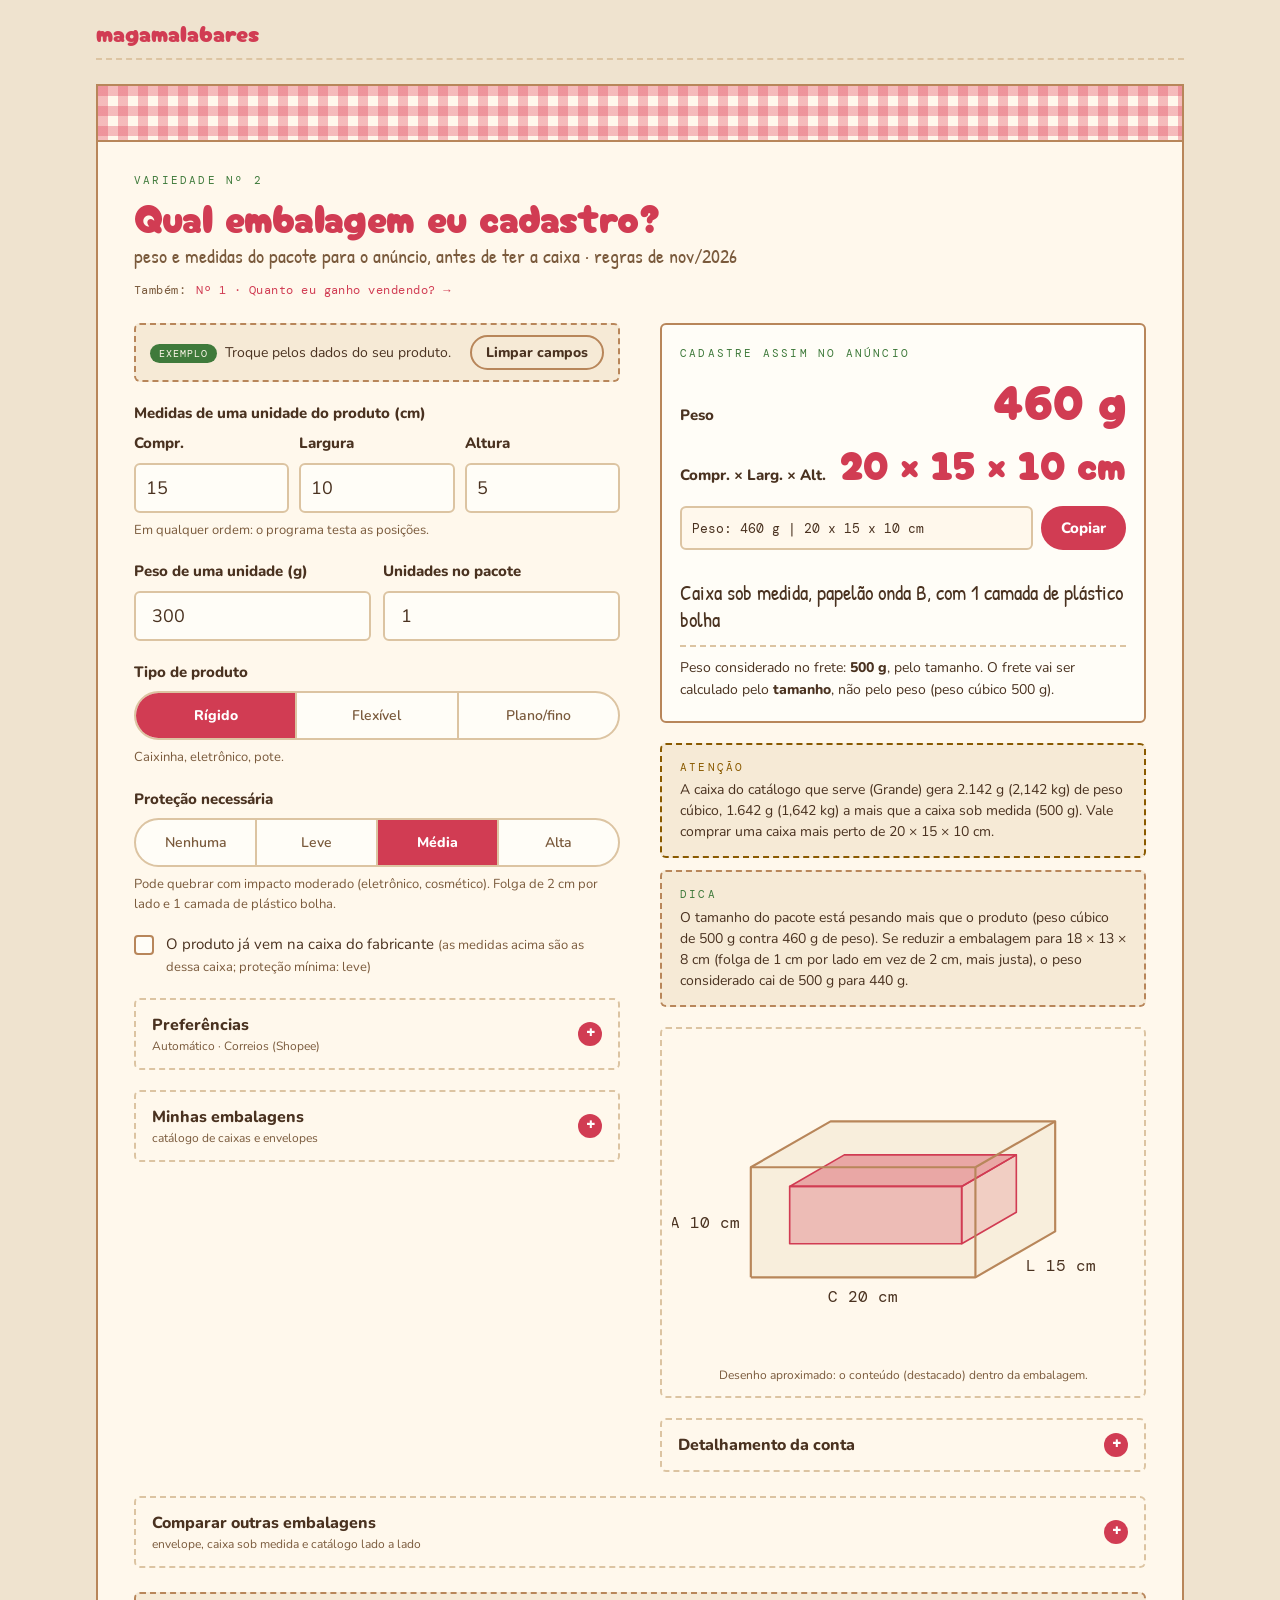
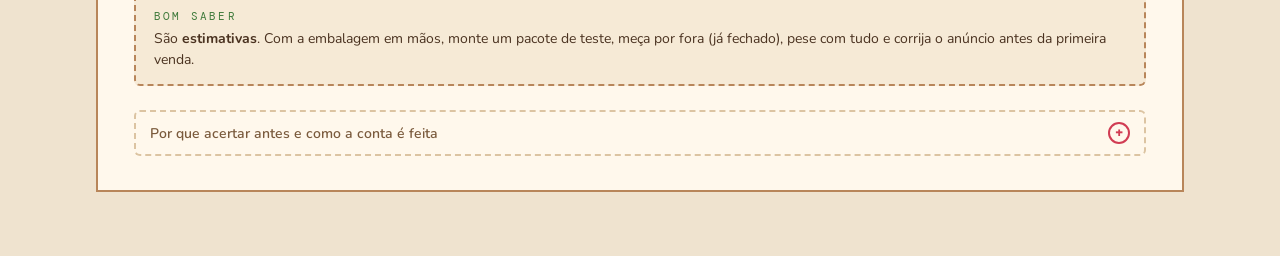
<file: vendas/embalagem.html>
<!doctype html>
<html lang="pt-BR">
<head>
<meta charset="utf-8">
<meta name="viewport" content="width=device-width, initial-scale=1">
<title>Nº 2 · Qual embalagem eu cadastro? · magamalabares</title>
<meta name="description" content="Estima a embalagem, as medidas e o peso do pacote para cadastrar no anúncio da Shopee, a partir do tamanho e do peso do produto.">
<link rel="icon" href="data:image/svg+xml,%3Csvg xmlns='http://www.w3.org/2000/svg' viewBox='0 0 64 64'%3E%3Cdefs%3E%3Cpattern id='x' width='16' height='16' patternUnits='userSpaceOnUse'%3E%3Crect width='16' height='16' fill='%23fff8ec'/%3E%3Crect width='8' height='16' fill='%23e24a60' fill-opacity='.4'/%3E%3Crect width='16' height='8' fill='%23e24a60' fill-opacity='.4'/%3E%3C/pattern%3E%3C/defs%3E%3Crect x='2' y='2' width='60' height='60' rx='14' fill='url(%23x)' stroke='%23b8865a' stroke-width='4'/%3E%3Ccircle cx='32' cy='32' r='24.5' fill='%23fff8ec'/%3E%3Cpath d='M18 44V25M18 31a7 7 0 0 1 14 0V44M32 31a7 7 0 0 1 14 0V44' fill='none' stroke='%23d13c53' stroke-width='7.5' stroke-linecap='round' stroke-linejoin='round'/%3E%3C/svg%3E">
<!-- Fontes da marca. Sem internet, cai no fallback do sistema (ver --mg-fonte-*). -->
<link rel="preconnect" href="https://fonts.googleapis.com">
<link href="https://fonts.googleapis.com/css2?family=Cherry+Bomb+One&family=Patrick+Hand&family=Nunito:wght@400;600;700;800&family=DM+Mono:wght@400;500&display=swap" rel="stylesheet">
<style>
/* Este arquivo funciona sozinho (dois cliques, sem internet).
   Cópia de ../assets/magamalabares.css — ao mudar o visual, mude lá e copie para cá. */
/* Sementes de magamalabares · cores, fontes e componentes
   Visual de pacote de sementes: papel kraft, topo xadrez, tracejado e letra à mão.
   Só o modo claro (kraft).
   As páginas em vendas/ têm uma cópia deste arquivo embutida (funcionam sozinhas). */

:root {
  --mg-fonte-marca: "Cherry Bomb One", "Arial Rounded MT Bold", "Trebuchet MS", system-ui, sans-serif;
  --mg-fonte-mao: "Patrick Hand", "Segoe Print", "Comic Sans MS", cursive;
  --mg-fonte-texto: "Nunito", system-ui, -apple-system, "Segoe UI", Roboto, sans-serif;
  --mg-fonte-mono: "DM Mono", ui-monospace, "Cascadia Mono", Consolas, monospace;

  /* kraft */
  --mg-fundo: #efe3cf;
  --mg-superficie: #fff8ec;
  --mg-nota: #f6ead6;          /* superfície 2 */
  --mg-linha: #b8865a;
  --mg-borda: #dcc4a2;         /* linha suave */
  --mg-texto: #4a3220;
  --mg-suave: #7a5a3c;
  --mg-destaque: #d13c53;      /* morango */
  --mg-logo: #e24a60;
  --mg-verde: #3f7a3b;         /* folha */
  --mg-campo: #fffdf7;
  --mg-botao-texto: #ffffff;
  --mg-positivo: #3f7a3b;
  --mg-negativo: #a8261b;
  --mg-atencao: #8a5a00;
  --mg-xadrez: rgba(226, 74, 96, .35);
  color-scheme: light;
}

*, *::before, *::after { box-sizing: border-box; }
html { -webkit-text-size-adjust: 100%; }
body {
  margin: 0; background: var(--mg-fundo); color: var(--mg-texto);
  font-family: var(--mg-fonte-texto); font-size: 16px; line-height: 1.5; overflow-x: hidden;
}
a { color: var(--mg-destaque); }
a:hover { color: var(--mg-verde); }
[hidden] { display: none !important; }
code { font-family: var(--mg-fonte-mono); font-size: .92em; }

.mg-pagina { max-width: 1120px; margin: 0 auto; padding: 20px 16px 64px; }
.mg-estreita { max-width: 720px; }

/* ---------- Topo: logotipo ---------- */
.mg-topo {
  display: flex; justify-content: space-between; align-items: center; gap: 12px;
  padding-bottom: 14px; margin-bottom: 24px; border-bottom: 2px dashed var(--mg-borda);
}
.mg-marca { font-family: var(--mg-fonte-marca); font-size: 24px; line-height: 1; color: var(--mg-destaque); text-decoration: none; }
.mg-marca:hover { color: var(--mg-destaque); }

/* ---------- Pacote (página de uma utilidade) ---------- */
.mg-xadrez {
  background-color: var(--mg-superficie);
  background-image: linear-gradient(90deg, var(--mg-xadrez) 50%, transparent 50%), linear-gradient(var(--mg-xadrez) 50%, transparent 50%);
  background-size: 20px 20px;
}
.mg-rotulo {
  position: relative; background: var(--mg-superficie); border: 2px solid var(--mg-linha);
  padding: 64px 20px 28px; display: flex; flex-direction: column; gap: 24px; min-width: 0;
}
.mg-rotulo::before {
  content: ""; position: absolute; top: 0; left: 0; right: 0; height: 40px;
  border-bottom: 2px solid var(--mg-linha);
  background-color: var(--mg-superficie);
  background-image: linear-gradient(90deg, var(--mg-xadrez) 50%, transparent 50%), linear-gradient(var(--mg-xadrez) 50%, transparent 50%);
  background-size: 20px 20px;
}
@media (min-width: 640px) { .mg-rotulo { padding: 86px 36px 34px; } .mg-rotulo::before { height: 56px; } }

.mg-cabeca { display: flex; flex-direction: column; gap: 6px; }
.mg-numero { margin: 0; font-family: var(--mg-fonte-mono); font-size: 11px; letter-spacing: .2em; color: var(--mg-verde); text-transform: uppercase; }
h1, .mg-titulo { margin: 0; font-family: var(--mg-fonte-marca); font-weight: 400; font-size: clamp(30px, 7.5vw, 40px); line-height: 1.05; color: var(--mg-destaque); }
.mg-sub { margin: 0; font-family: var(--mg-fonte-mao); font-size: 20px; line-height: 1.3; color: var(--mg-suave); }
h2 { margin: 0; font-family: var(--mg-fonte-marca); font-weight: 400; font-size: 26px; line-height: 1.1; color: var(--mg-texto); }

.mg-outras { display: flex; flex-wrap: wrap; gap: 6px 10px; align-items: baseline; font-family: var(--mg-fonte-mono); font-size: 12px; letter-spacing: .04em; color: var(--mg-suave); margin-top: 6px; }
.mg-outras a { text-decoration: none; }
.mg-outras a:hover { text-decoration: underline; }

/* ---------- Abas ---------- */
.mg-abas { display: flex; border-bottom: 2px dashed var(--mg-borda); gap: 4px; }
.mg-abas button {
  flex: 1 1 0; min-width: 0; background: none; border: 0; border-bottom: 3px solid transparent; margin-bottom: -2px;
  padding: 12px 4px; font-family: var(--mg-fonte-mono); font-size: 12px; letter-spacing: .14em; text-transform: uppercase;
  color: var(--mg-suave); cursor: pointer;
}
.mg-abas button[aria-selected="true"] { color: var(--mg-destaque); border-bottom-color: var(--mg-destaque); }
.mg-abas button:focus-visible { outline: 2px solid var(--mg-destaque); outline-offset: -3px; }

/* ---------- Layout ---------- */
.mg-painel { display: flex; flex-direction: column; gap: 24px; min-width: 0; }
.mg-duas { display: grid; grid-template-columns: minmax(0, 1fr); gap: 28px; }
@media (min-width: 880px) {
  .mg-duas { grid-template-columns: minmax(0, 1fr) minmax(0, 1fr); gap: 40px; align-items: start; }
  .mg-duas > .mg-coluna-resultado.mg-fixa { position: sticky; top: 16px; }
}
.mg-campos { display: flex; flex-direction: column; gap: 20px; min-width: 0; }
.mg-grade-campos { display: grid; grid-template-columns: minmax(0, 1fr); gap: 20px; }
@media (min-width: 640px) { .mg-grade-campos { grid-template-columns: repeat(2, minmax(0, 1fr)); } }
.mg-par { display: grid; grid-template-columns: repeat(2, minmax(0, 1fr)); gap: 12px; align-items: end; }
.mg-grade-3 { display: grid; grid-template-columns: repeat(3, minmax(0, 1fr)); gap: 10px; }
.mg-grade-3 .mg-campo input { padding: 0 10px; }
.mg-coluna-resultado { display: flex; flex-direction: column; gap: 20px; min-width: 0; }

/* ---------- Campos ---------- */
.mg-campo { display: flex; flex-direction: column; gap: 8px; font-size: 15px; font-weight: 800; min-width: 0; }
.mg-campo small { font-weight: 400; font-size: 13px; color: var(--mg-suave); }
.mg-campo input, .mg-campo select {
  height: 50px; width: 100%; min-width: 0; padding: 0 16px;
  border: 2px solid var(--mg-borda); border-radius: 6px; background: var(--mg-campo); color: var(--mg-texto);
  font-family: var(--mg-fonte-texto); font-size: 18px;
}
.mg-campo input::placeholder { color: var(--mg-suave); opacity: .75; }
/* Seletor nativo com a seta do app */
.mg-campo select, select.mg-select {
  appearance: none; -webkit-appearance: none; cursor: pointer; padding-right: 44px;
  background-image: linear-gradient(45deg, transparent 50%, var(--mg-destaque) 50%), linear-gradient(135deg, var(--mg-destaque) 50%, transparent 50%);
  background-position: calc(100% - 22px) 50%, calc(100% - 16px) 50%; background-size: 6px 6px; background-repeat: no-repeat;
}
.mg-campo select option, select.mg-select option { background: var(--mg-campo); color: var(--mg-texto); }
/* Busca e números sem os enfeites do navegador */
input[type=search] { -webkit-appearance: none; appearance: none; }
input[type=search]::-webkit-search-cancel-button, input[type=search]::-webkit-search-decoration { -webkit-appearance: none; }
input[type=number] { -moz-appearance: textfield; appearance: textfield; }
input[type=number]::-webkit-inner-spin-button, input[type=number]::-webkit-outer-spin-button { -webkit-appearance: none; margin: 0; }
/* Seletor de cor: amostra redonda com borda do app */
input[type=color] {
  -webkit-appearance: none; appearance: none; width: 40px; height: 32px; padding: 3px; cursor: pointer;
  border: 2px solid var(--mg-borda); border-radius: 99px; background: var(--mg-campo);
}
input[type=color]::-webkit-color-swatch-wrapper { padding: 0; }
input[type=color]::-webkit-color-swatch { border: 0; border-radius: 99px; }
input[type=color]::-moz-color-swatch { border: 0; border-radius: 99px; }
input[type=color]:focus-visible { outline: 2px solid var(--mg-destaque); outline-offset: 2px; }
/* Controle deslizante */
input[type=range] { -webkit-appearance: none; appearance: none; width: 100%; height: 22px; background: transparent; cursor: pointer; margin: 0; }
input[type=range]::-webkit-slider-runnable-track { height: 6px; border-radius: 99px; background: var(--mg-borda); }
input[type=range]::-moz-range-track { height: 6px; border-radius: 99px; background: var(--mg-borda); }
input[type=range]::-moz-range-progress { height: 6px; border-radius: 99px; background: var(--mg-destaque); }
input[type=range]::-webkit-slider-thumb { -webkit-appearance: none; width: 18px; height: 18px; margin-top: -6px; border-radius: 50%; background: var(--mg-destaque); border: 3px solid var(--mg-campo); box-shadow: 0 0 0 2px var(--mg-destaque); }
input[type=range]::-moz-range-thumb { width: 12px; height: 12px; border-radius: 50%; background: var(--mg-destaque); border: 3px solid var(--mg-campo); box-shadow: 0 0 0 2px var(--mg-destaque); }
input[type=range]:focus-visible { outline: 2px solid var(--mg-destaque); outline-offset: 2px; border-radius: 99px; }
.mg-campo input:focus, .mg-campo select:focus, .mg-cat input:focus { outline: none; border-color: var(--mg-destaque); }
.mg-check input:focus-visible, .mg-segmento input:focus-visible + span { outline: 2px solid var(--mg-destaque); outline-offset: 2px; }
.mg-campo input[aria-invalid="true"], .mg-cat input[aria-invalid="true"] { border-color: var(--mg-negativo); }
.mg-dica { font-weight: 400; font-size: 13px; line-height: 1.5; color: var(--mg-suave); margin: 0; }
.mg-dica strong { color: var(--mg-texto); font-weight: 800; }

.mg-check { display: flex; gap: 12px; align-items: flex-start; font-size: 15px; line-height: 1.45; cursor: pointer; }
.mg-check input {
  appearance: none; -webkit-appearance: none; flex: 0 0 20px; width: 20px; height: 20px; margin: 1px 0 0;
  border: 2px solid var(--mg-linha); border-radius: 4px; background: var(--mg-campo); cursor: pointer;
}
.mg-check input:checked { background: var(--mg-verde); border-color: var(--mg-verde); box-shadow: inset 0 0 0 3px var(--mg-campo); }
.mg-check input[type=radio] { border-radius: 50%; }

/* ---------- Caixa de diálogo do app (no lugar de alert/confirm) ---------- */
dialog.mg-dialogo {
  border: 2px solid var(--mg-linha); border-radius: 0; padding: 0; width: min(420px, calc(100vw - 32px));
  background: var(--mg-superficie); color: var(--mg-texto);
}
dialog.mg-dialogo::backdrop { background: rgba(36, 25, 18, .55); }
.mg-dialogo-topo {
  height: 28px; border-bottom: 2px solid var(--mg-linha); background-color: var(--mg-superficie);
  background-image: linear-gradient(90deg, var(--mg-xadrez) 50%, transparent 50%), linear-gradient(var(--mg-xadrez) 50%, transparent 50%);
  background-size: 14px 14px;
}
.mg-dialogo-corpo { padding: 20px 22px 8px; display: flex; flex-direction: column; gap: 8px; }
.mg-dialogo-corpo h2 { font-size: 22px; color: var(--mg-destaque); }
.mg-dialogo-corpo p { margin: 0; font-size: 15px; line-height: 1.5; }
.mg-dialogo-acoes { display: flex; justify-content: flex-end; gap: 8px; padding: 14px 22px 20px; }

/* Segmentado */
fieldset { border: 0; margin: 0; padding: 0; min-width: 0; display: flex; flex-direction: column; gap: 8px; }
legend { padding: 0; margin-bottom: 8px; font-size: 15px; font-weight: 800; }
.mg-segmento { display: flex; border: 2px solid var(--mg-borda); border-radius: 99px; overflow: hidden; background: var(--mg-campo); }
.mg-segmento label { flex: 1 1 0; min-width: 0; position: relative; cursor: pointer; }
.mg-segmento label + label { border-left: 2px solid var(--mg-borda); }
.mg-segmento input { position: absolute; opacity: 0; inset: 0; margin: 0; cursor: pointer; }
.mg-segmento span { display: block; text-align: center; padding: 12px 2px; font-size: 14px; font-weight: 600; color: var(--mg-suave); overflow: hidden; text-overflow: ellipsis; white-space: nowrap; }
.mg-segmento input:checked + span { background: var(--mg-destaque); color: var(--mg-botao-texto); font-weight: 800; }

/* ---------- Botões ---------- */
.mg-botao {
  background: var(--mg-destaque); color: var(--mg-botao-texto); border: 2px solid var(--mg-destaque);
  font-family: var(--mg-fonte-texto); font-size: 15px; font-weight: 800; padding: 10px 22px; border-radius: 99px; cursor: pointer;
}
.mg-botao-sec {
  background: transparent; color: var(--mg-texto); border: 2px solid var(--mg-linha);
  font-family: var(--mg-fonte-texto); font-size: 15px; font-weight: 800; padding: 10px 20px; border-radius: 99px; cursor: pointer;
}
.mg-mini-botao { padding: 6px 14px; font-size: 14px; }
.mg-botao:focus-visible, .mg-botao-sec:focus-visible, .mg-x:focus-visible { outline: 2px solid var(--mg-texto); outline-offset: 2px; }
.mg-pilula {
  display: inline-block; background: var(--mg-destaque); color: var(--mg-botao-texto);
  font-family: var(--mg-fonte-mono); font-size: 11px; letter-spacing: .06em; padding: 4px 12px; border-radius: 99px; text-decoration: none;
}

/* ---------- Resultado ---------- */
.mg-resultado { display: flex; flex-direction: column; border-top: 2px dashed var(--mg-borda); padding-top: 6px; }
.mg-linha { display: flex; justify-content: space-between; align-items: baseline; gap: 12px; padding: 7px 0; font-size: 15px; }
.mg-linha > :first-child { min-width: 0; }
.mg-linha > :last-child { font-variant-numeric: tabular-nums; white-space: nowrap; text-align: right; }
.mg-linha small { display: block; font-size: 12px; color: var(--mg-suave); }
.mg-linha-total { font-weight: 800; border-top: 2px dashed var(--mg-borda); margin-top: 4px; padding-top: 10px; }
.mg-recebe { display: flex; justify-content: space-between; align-items: baseline; gap: 12px; padding: 12px 0 4px; flex-wrap: wrap; }
.mg-recebe > span:first-child { font-weight: 800; font-size: 15px; }
.mg-valor { font-family: var(--mg-fonte-marca); font-weight: 400; font-size: clamp(36px, 10vw, 48px); line-height: 1; font-variant-numeric: tabular-nums; color: var(--mg-destaque); }
.mg-pos { color: var(--mg-positivo); }
.mg-neg { color: var(--mg-negativo); }
.mg-por-item { text-align: right; font-size: 13px; color: var(--mg-suave); }
.mg-vazio { font-family: var(--mg-fonte-mao); font-size: 21px; line-height: 1.3; color: var(--mg-suave); padding: 12px 0; }

.mg-rotulo-resultado { border: 2px solid var(--mg-linha); border-radius: 6px; background: var(--mg-campo); padding: 20px 18px; display: flex; flex-direction: column; gap: 4px; }
.mg-rotulo-resultado.mg-fora { border-color: var(--mg-negativo); }
.mg-mini-titulo { font-family: var(--mg-fonte-mono); font-size: 11px; letter-spacing: .2em; color: var(--mg-verde); text-transform: uppercase; }
.mg-sub-titulo { margin: 14px 0 2px; font-family: var(--mg-fonte-mono); font-weight: 400; font-size: 11px; letter-spacing: .16em; text-transform: uppercase; color: var(--mg-suave); }

/* ---------- Bom saber, avisos e alertas ---------- */
.mg-nota, .mg-aviso, .mg-alerta, .mg-boa {
  padding: 14px 18px; font-size: 14px; line-height: 1.5; display: flex; flex-direction: column; gap: 4px;
  border-radius: 6px; background: var(--mg-nota);
}
.mg-nota { border: 2px dashed var(--mg-linha); }
.mg-aviso { border: 2px dashed var(--mg-atencao); }
.mg-alerta { border: 2px solid var(--mg-negativo); }
.mg-boa { border: 2px dashed var(--mg-positivo); }
.mg-nota > b, .mg-aviso > b, .mg-alerta > b, .mg-boa > b { font-family: var(--mg-fonte-mono); font-weight: 400; font-size: 11px; letter-spacing: .2em; color: var(--mg-verde); }
.mg-aviso > b { color: var(--mg-atencao); }
.mg-alerta > b { color: var(--mg-negativo); }
.mg-boa > b { color: var(--mg-positivo); }
.mg-avisos { display: flex; flex-direction: column; gap: 12px; }
.mg-avisos:empty { display: none; }
.mg-nota ul { margin: 0; padding-left: 18px; }
.mg-nota li + li { margin-top: 6px; }

.mg-letra-miuda { font-size: 13px; line-height: 1.6; color: var(--mg-suave); }
.mg-letra-miuda ul { margin: 6px 0; padding-left: 18px; }
.mg-letra-miuda p { margin: 8px 0; }
.mg-letra-miuda b { color: var(--mg-texto); }
.mg-letra-miuda a { word-break: break-word; }

/* ---------- Dropdown (sanfona) ---------- */
details.mg-sanfona { border: 2px dashed var(--mg-borda); border-radius: 6px; min-width: 0; }
details.mg-sanfona > summary {
  cursor: pointer; list-style: none; padding: 13px 16px;
  display: flex; justify-content: space-between; gap: 12px; align-items: center; font-weight: 800;
}
details.mg-sanfona > summary::-webkit-details-marker { display: none; }
details.mg-sanfona > summary::after {
  content: "+"; flex: 0 0 auto; width: 24px; height: 24px; border-radius: 50%;
  display: grid; place-content: center; font-family: var(--mg-fonte-mono); font-size: 15px; line-height: 1;
  color: var(--mg-botao-texto); background: var(--mg-destaque);
}
details.mg-sanfona[open] > summary::after { content: "−"; }
details.mg-sanfona > summary:focus-visible { outline: 2px solid var(--mg-destaque); outline-offset: 2px; }
details.mg-sanfona > summary small { display: block; font-weight: 400; font-size: 12px; color: var(--mg-suave); }
.mg-sanfona-corpo { padding: 2px 16px 18px; display: flex; flex-direction: column; gap: 16px; min-width: 0; }
/* Variante discreta para textos longos (regras, fontes, explicações) */
details.mg-letrinha { border-color: var(--mg-borda); }
details.mg-letrinha > summary { font-weight: 600; font-size: 14px; color: var(--mg-suave); padding: 10px 14px; }
details.mg-letrinha > summary::after { background: transparent; color: var(--mg-destaque); border: 2px solid var(--mg-destaque); width: 22px; height: 22px; font-size: 13px; }
details.mg-letrinha .mg-sanfona-corpo { padding: 0 14px 14px; gap: 0; }
.mg-texto-curto { margin: 0; padding-left: 18px; font-size: 14px; line-height: 1.55; }
.mg-texto-curto li + li { margin-top: 6px; }

/* ---------- Cartões ---------- */
.mg-cartoes { display: grid; grid-template-columns: minmax(0, 1fr); gap: 16px; }
@media (min-width: 640px) { .mg-cartoes { grid-template-columns: repeat(2, minmax(0, 1fr)); } }
@media (min-width: 1000px) {
  .mg-cartoes.mg-3 { grid-template-columns: repeat(3, minmax(0, 1fr)); }
  .mg-cartoes.mg-4 { grid-template-columns: repeat(4, minmax(0, 1fr)); }
}
.mg-cartao { border: 2px solid var(--mg-borda); border-radius: 6px; background: var(--mg-campo); padding: 18px 16px; display: flex; flex-direction: column; gap: 4px; min-width: 0; }
.mg-cartao.mg-melhor { border-color: var(--mg-verde); }
.mg-cartao .mg-valor { font-size: 36px; }
.mg-cartao-cabeca { display: flex; justify-content: space-between; align-items: baseline; gap: 8px; flex-wrap: wrap; margin-bottom: 4px; }
.mg-cartao-cabeca h3 { margin: 0; font-family: var(--mg-fonte-marca); font-weight: 400; font-size: 22px; line-height: 1.15; color: var(--mg-texto); }
.mg-selo { font-family: var(--mg-fonte-mono); font-size: 10px; letter-spacing: .1em; color: var(--mg-superficie); background: var(--mg-verde); padding: 3px 9px; border-radius: 99px; white-space: nowrap; }
.mg-selo-neg { background: var(--mg-negativo); }
.mg-quando { font-family: var(--mg-fonte-mono); font-size: 11px; letter-spacing: .06em; color: var(--mg-suave); text-transform: uppercase; }
.mg-frase { font-family: var(--mg-fonte-mao); font-size: 22px; line-height: 1.35; margin: 0; }
.mg-fora-lista { margin: 0; padding-left: 18px; font-size: 14px; color: var(--mg-suave); }
.mg-fora-lista li + li { margin-top: 4px; }
.mg-fora-lista b { color: var(--mg-texto); font-weight: 700; }

/* ---------- Estimador de embalagem ---------- */
.mg-exemplo { display: flex; justify-content: space-between; align-items: center; gap: 10px 14px; flex-wrap: wrap; border: 2px dashed var(--mg-linha); border-radius: 6px; background: var(--mg-nota); padding: 10px 14px; font-size: 14px; }
.mg-exemplo .mg-selo { margin-right: 8px; }
.mg-cad-cabeca { display: flex; justify-content: space-between; align-items: baseline; gap: 8px; flex-wrap: wrap; margin-bottom: 4px; }
.mg-cad-linha { display: flex; justify-content: space-between; align-items: baseline; gap: 4px 12px; flex-wrap: wrap; padding: 6px 0; }
.mg-cad-linha > span:first-child { font-weight: 800; font-size: 15px; }
.mg-valor-medidas { font-size: clamp(28px, 8vw, 40px); }
.mg-copiar { display: flex; gap: 8px; margin-top: 10px; }
.mg-copiar input { flex: 1 1 auto; min-width: 0; height: 44px; padding: 0 10px; border: 2px solid var(--mg-borda); border-radius: 6px; background: var(--mg-superficie); color: var(--mg-texto); font-family: var(--mg-fonte-mono); font-size: 13px; }
.mg-copiar .mg-botao { padding: 0 18px; height: 44px; flex: 0 0 auto; }
.mg-copiado { font-size: 13px; color: var(--mg-positivo); min-height: 1.3em; }
.mg-embalagem-txt { margin: 4px 0 0; font-family: var(--mg-fonte-mao); font-size: 21px; line-height: 1.3; }
.mg-manda { font-size: 14px; border-top: 2px dashed var(--mg-borda); padding-top: 10px; margin-top: 8px; line-height: 1.55; }
.mg-manda b { font-weight: 800; }

.mg-ponto { display: inline-block; width: 9px; height: 9px; border-radius: 50%; margin-right: 8px; vertical-align: middle; }
.mg-ponto.ok { background: var(--mg-positivo); }
.mg-ponto.perto { background: var(--mg-atencao); }
.mg-ponto.excede { background: var(--mg-negativo); }
.mg-st-ok { color: var(--mg-positivo); }
.mg-st-perto { color: var(--mg-atencao); }
.mg-st-excede { color: var(--mg-negativo); }

.mg-desenho { margin: 0; border: 2px dashed var(--mg-borda); border-radius: 6px; padding: 10px 10px 12px; display: flex; flex-direction: column; gap: 6px; }
.mg-desenho svg { width: 100%; height: auto; display: block; }
.mg-desenho figcaption { font-size: 12px; color: var(--mg-suave); text-align: center; }
.sv-ext { fill: var(--mg-nota); fill-opacity: .7; stroke: none; }
.sv-aresta { fill: none; stroke: var(--mg-linha); stroke-width: 1.6; stroke-linejoin: round; }
.sv-aba { fill: var(--mg-nota); stroke: var(--mg-linha); stroke-width: 1.2; stroke-dasharray: 4 3; }
.sv-cont { fill: var(--mg-destaque); fill-opacity: .28; stroke: var(--mg-destaque); stroke-width: 1.2; stroke-linejoin: round; }
.sv-cont.sv-topo { fill-opacity: .4; }
.sv-cont.sv-lado { fill-opacity: .18; }
.sv-grade { stroke: var(--mg-destaque); stroke-width: .8; stroke-dasharray: 3 2; }
.sv-txt { fill: var(--mg-texto); font-family: var(--mg-fonte-mono); font-size: 12px; }
.sv-txt-suave { fill: var(--mg-suave); font-family: var(--mg-fonte-mono); font-size: 11px; }

.mg-cat { display: flex; flex-direction: column; gap: 22px; }
.mg-cat-bloco { display: flex; flex-direction: column; gap: 8px; }
.mg-cat-titulo { margin: 0; font-size: 15px; font-weight: 800; }
.mg-cat-titulo small { font-weight: 400; font-size: 12px; color: var(--mg-suave); }
.mg-cat-linha, .mg-cat-cab { display: grid; gap: 6px; align-items: center; }
.mg-cat-caixa { grid-template-columns: repeat(3, minmax(0, 1fr)) 40px; }
.mg-cat-caixa > :first-child { grid-column: 1 / -1; }
@media (min-width: 520px) { .mg-cat-caixa { grid-template-columns: minmax(0, 2fr) repeat(3, minmax(0, 1fr)) 40px; } .mg-cat-caixa > :first-child { grid-column: auto; } }
.mg-cat-env { grid-template-columns: repeat(3, minmax(0, 1fr)) 40px; }
.mg-cat-cab { font-family: var(--mg-fonte-mono); font-size: 11px; letter-spacing: .06em; color: var(--mg-suave); }
.mg-cat-linha { padding-bottom: 8px; border-bottom: 2px dashed var(--mg-borda); }
.mg-cat input { height: 40px; width: 100%; min-width: 0; padding: 0 8px; border: 2px solid var(--mg-borda); border-radius: 6px; background: var(--mg-campo); color: var(--mg-texto); font-family: var(--mg-fonte-texto); font-size: 16px; }
.mg-x { height: 40px; width: 40px; border: 2px solid var(--mg-borda); border-radius: 50%; background: transparent; color: var(--mg-suave); font-size: 16px; cursor: pointer; }
.mg-x:hover { color: var(--mg-negativo); border-color: var(--mg-negativo); }
.mg-cat-acoes { display: flex; flex-wrap: wrap; gap: 8px; align-items: center; }
.mg-confirmar { display: flex; flex-wrap: wrap; gap: 8px; align-items: center; font-size: 14px; border: 2px solid var(--mg-negativo); border-radius: 6px; padding: 10px 12px; }

/* ---------- Canteiro (página inicial) ---------- */
.mg-vitrine-cabeca { display: flex; flex-direction: column; align-items: center; gap: 6px; padding: 28px 0 32px; text-align: center; }
.mg-vitrine-cabeca .mg-numero { letter-spacing: .3em; font-size: 12px; }
.mg-vitrine-cabeca .mg-titulo { font-size: clamp(48px, 13vw, 88px); line-height: 1; }
.mg-vitrine-cabeca .mg-sub { font-size: 22px; }
.mg-sementes { display: grid; grid-template-columns: minmax(0, 1fr); gap: 20px; }
@media (min-width: 560px) { .mg-sementes { grid-template-columns: repeat(2, minmax(0, 1fr)); } }
@media (min-width: 960px) { .mg-sementes { grid-template-columns: repeat(3, minmax(0, 1fr)); } }
.mg-semente {
  background: var(--mg-superficie); border: 2px solid var(--mg-linha);
  display: flex; flex-direction: column; color: var(--mg-texto); text-decoration: none;
  transition: transform .15s ease;
}
.mg-semente:hover { transform: rotate(-1deg); color: var(--mg-texto); }
.mg-semente:focus-visible { outline: 3px solid var(--mg-destaque); outline-offset: 3px; }
.mg-semente-topo { height: 44px; border-bottom: 2px solid var(--mg-linha); background-size: 16px 16px; }
.mg-semente-corpo { padding: 20px 22px 24px; display: flex; flex-direction: column; gap: 8px; align-items: flex-start; flex: 1; }
.mg-semente-titulo { font-family: var(--mg-fonte-marca); font-size: 26px; line-height: 1.1; color: var(--mg-destaque); }
.mg-semente-sub { font-family: var(--mg-fonte-mao); font-size: 19px; line-height: 1.3; color: var(--mg-suave); }
.mg-semente .mg-pilula { margin-top: auto; }
.mg-semente-vazia {
  border: 2px dashed var(--mg-linha); min-height: 220px; padding: 24px;
  display: flex; flex-direction: column; align-items: center; justify-content: center; gap: 6px; text-align: center;
}
.mg-semente-vazia .mg-numero { color: var(--mg-suave); }
.mg-semente-vazia span:last-child { font-family: var(--mg-fonte-mao); font-size: 21px; color: var(--mg-suave); }

@media (prefers-reduced-motion: reduce) { .mg-semente { transition: none; } .mg-semente:hover { transform: none; } }
</style>
</head>
<body>
<div class="mg-pagina">
  <header class="mg-topo">
    <a class="mg-marca" href="../">magamalabares</a>
  </header>

  <main class="mg-rotulo">
    <div class="mg-cabeca">
      <p class="mg-numero">Variedade Nº 2</p>
      <h1>Qual embalagem eu cadastro?</h1>
      <p class="mg-sub">peso e medidas do pacote para o anúncio, antes de ter a caixa · regras de nov/2026</p>
      <nav class="mg-outras" aria-label="Outras utilidades">
        <span>Também:</span><a href="index.html">Nº 1 · Quanto eu ganho vendendo? →</a>
      </nav>
    </div>

    <div class="mg-duas">
      <!-- ===================== ENTRADAS ===================== -->
      <div class="mg-campos">
        <div class="mg-exemplo" id="e-exemplo" hidden>
          <span><span class="mg-selo">EXEMPLO</span>Troque pelos dados do seu produto.</span>
          <button type="button" class="mg-botao-sec mg-mini-botao" id="e-limpar">Limpar campos</button>
        </div>

        <fieldset>
          <legend>Medidas de uma unidade do produto (cm)</legend>
          <div class="mg-grade-3">
            <label class="mg-campo">Compr.<input id="e-c" data-salvar data-produto inputmode="decimal" autocomplete="off" placeholder="15"></label>
            <label class="mg-campo">Largura<input id="e-l" data-salvar data-produto inputmode="decimal" autocomplete="off" placeholder="10"></label>
            <label class="mg-campo">Altura<input id="e-a" data-salvar data-produto inputmode="decimal" autocomplete="off" placeholder="5"></label>
          </div>
          <p class="mg-dica">Em qualquer ordem: o programa testa as posições.</p>
        </fieldset>

        <div class="mg-par">
          <label class="mg-campo">Peso de uma unidade (g)
            <input id="e-peso" data-salvar data-produto inputmode="decimal" autocomplete="off" placeholder="300">
          </label>
          <label class="mg-campo">Unidades no pacote
            <input id="e-qtd" data-salvar data-produto inputmode="numeric" autocomplete="off" placeholder="1" value="1">
          </label>
        </div>

        <fieldset>
          <legend>Tipo de produto</legend>
          <div class="mg-segmento">
            <label><input type="radio" name="e-tipo" value="rigido" data-salvar data-produto checked><span>Rígido</span></label>
            <label><input type="radio" name="e-tipo" value="flexivel" data-salvar data-produto><span>Flexível</span></label>
            <label><input type="radio" name="e-tipo" value="plano" data-salvar data-produto><span>Plano/fino</span></label>
          </div>
          <p class="mg-dica" id="e-tipo-dica"></p>
        </fieldset>

        <fieldset>
          <legend>Proteção necessária</legend>
          <div class="mg-segmento">
            <label><input type="radio" name="e-protecao" value="nenhuma" data-salvar data-produto><span>Nenhuma</span></label>
            <label><input type="radio" name="e-protecao" value="leve" data-salvar data-produto><span>Leve</span></label>
            <label><input type="radio" name="e-protecao" value="media" data-salvar data-produto checked><span>Média</span></label>
            <label><input type="radio" name="e-protecao" value="alta" data-salvar data-produto><span>Alta</span></label>
          </div>
          <p class="mg-dica" id="e-protecao-dica"></p>
        </fieldset>

        <label class="mg-check">
          <input type="checkbox" id="e-fabricante" data-salvar data-produto>
          <span>O produto já vem na caixa do fabricante <span class="mg-dica">(as medidas acima são as dessa caixa; proteção mínima: leve)</span></span>
        </label>

        <details class="mg-sanfona" id="e-pref-sanfona">
          <summary><span>Preferências <small id="e-pref-resumo"></small></span></summary>
          <div class="mg-sanfona-corpo">
            <label class="mg-campo">Tipo de embalagem
              <select id="e-embalagem" data-salvar>
                <option value="auto">Automático (recomendado)</option>
                <option value="plastico">Envelope plástico</option>
                <option value="bolha">Envelope com bolha</option>
                <option value="caixa">Caixa sob medida</option>
                <option value="catalogo">Caixa do meu catálogo</option>
              </select>
            </label>
            <label class="mg-campo">Onda do papelão
              <select id="e-onda" data-salvar>
                <option value="auto">Automático</option>
                <option value="B">B (0,3 cm)</option>
                <option value="C">C (0,4 cm)</option>
                <option value="BC">BC (0,7 cm, dupla)</option>
              </select>
            </label>
            <fieldset>
              <legend>Margem de segurança no peso</legend>
              <div class="mg-par">
                <label class="mg-campo">Percentual (%)<input id="e-margem-pct" data-salvar inputmode="decimal" autocomplete="off" placeholder="10"></label>
                <label class="mg-campo">Mínimo (g)<input id="e-margem-min" data-salvar inputmode="decimal" autocomplete="off" placeholder="50"></label>
              </div>
              <p class="mg-dica">Vale o maior dos dois. Em branco: 10% ou 50 g.</p>
            </fieldset>
            <label class="mg-campo">Modalidade de envio <small>(para conferir os limites)</small>
              <select id="e-modalidade" data-salvar>
                <option value="correios">Correios (Shopee)</option>
                <option value="agencia">Agência Shopee</option>
                <option value="mini">Mini Envios (Correios)</option>
              </select>
            </label>
          </div>
        </details>

        <details class="mg-sanfona" id="e-cat-sanfona">
          <summary><span>Minhas embalagens <small>catálogo de caixas e envelopes</small></span></summary>
          <div class="mg-sanfona-corpo">
            <p class="mg-dica">Coloque as embalagens que você realmente comprar. Fica salvo neste navegador.</p>
            <div id="cat" class="mg-cat"></div>
          </div>
        </details>
      </div>

      <!-- ===================== RESULTADO ===================== -->
      <div class="mg-coluna-resultado">
        <div id="r-principal" aria-live="polite"></div>
        <div id="r-avisos" class="mg-avisos"></div>
        <figure class="mg-desenho" id="r-desenho-caixa" hidden>
          <div id="r-desenho"></div>
          <figcaption>Desenho aproximado: o conteúdo (destacado) dentro da embalagem.</figcaption>
        </figure>
        <details class="mg-sanfona" id="r-detalhe-sanfona">
          <summary>Detalhamento da conta</summary>
          <div class="mg-sanfona-corpo" id="r-detalhe"></div>
        </details>
      </div>
    </div>

    <details class="mg-sanfona" id="r-opcoes-secao">
      <summary><span>Comparar outras embalagens <small>envelope, caixa sob medida e catálogo lado a lado</small></span></summary>
      <div class="mg-sanfona-corpo">
        <div id="r-opcoes"></div>
      </div>
    </details>

    <aside class="mg-nota">
      <b>BOM SABER</b>
      <span>São <strong>estimativas</strong>. Com a embalagem em mãos, monte um pacote de teste, meça por fora (já fechado), pese com tudo e corrija o anúncio antes da primeira venda.</span>
    </aside>

    <details class="mg-sanfona mg-letrinha">
      <summary>Por que acertar antes e como a conta é feita</summary>
      <div class="mg-sanfona-corpo mg-letra-miuda">
      <b>Por que acertar antes</b>
      <ul>
        <li>Desde 02/02/2026 a Shopee confere peso e medidas eletronicamente. Pacote maior ou mais pesado que o cadastrado: a diferença de frete sai do seu saldo.</li>
        <li>Pacote acima do limite da modalidade: R$ 50,00 por pedido. Se repetir: remoção do anúncio, código de violação, cancelamento e até congelamento da conta.</li>
        <li>Pacote menor que o cadastrado: sem multa conhecida, mas o frete fica mais caro do que precisava.</li>
        <li>O pedido usa os dados do anúncio no momento da compra.</li>
      </ul>
      <b>Como a conta é feita</b>
      <p>Conteúdo → folga de proteção (0,5 / 1 / 2 / 4 cm por lado) → parede do papelão (onda B 0,3 cm, C 0,4 cm, BC 0,7 cm) → medidas externas → arredonda para cima → mínimo de 16 × 11 × 2 cm → peso da embalagem (área da caixa de abas × gramatura de 520 / 620 / 1000 g/m², plástico bolha de 45 g/m² por camada, fita e etiqueta 15 g na caixa e 5 g no envelope) → margem (10% ou 50 g, o maior, em múltiplos de 10 g) → peso cúbico (C × L × A ÷ 6000) → vale o maior → limites da modalidade.</p>
      <p>Todos os números são estimativas e ficam no começo do bloco <code>&lt;script id="regras"&gt;</code> deste arquivo. As fontes divergem sobre o tamanho mínimo do pacote (13 × 8 × 1, 15 × 10 × 1 ou 16 × 11 × 2 cm); usei 16 × 11 × 2, o mais conservador.</p>
      <p>Não sei se a Shopee deixa corrigir o peso de um pedido já feito. Confirme na Central do Vendedor.</p>
      </div>
    </details>

      </main>
</div>

<!-- ============================================================
     REGRAS DA EMBALAGEM (funções puras, sem DOM).
     O arquivo test-embalagem.js carrega só este bloco para conferir os valores.
     Para ajustar, edite as constantes do topo.
     ============================================================ -->
<script id="regras">
var REGRAS_ATUALIZADAS_EM = "nov/2026";

/* ------------------------------------------------------------------
   CONSTANTES · TODAS SÃO ESTIMATIVAS
   Valores definidos na especificação desta ferramenta (nov/2026), a partir de
   práticas comuns de embalagem e das regras de envio da Shopee/Correios.
   Não foram conferidos com fornecedor nem com a Shopee. Troque pelos seus
   números quando tiver as embalagens reais ou se as regras mudarem.
   ------------------------------------------------------------------ */

/* Folga por lado (cm) entre o conteúdo e a parede, para plástico bolha ou enchimento,
   e quantas camadas de plástico bolha vão em volta do conteúdo. */
var FOLGA = {
  nenhuma: { cm: 0.5, camadas: 0 },  // não quebra nem amassa (roupa, pelúcia)
  leve:    { cm: 1.0, camadas: 0 },  // papel ou preenchimento simples
  media:   { cm: 2.0, camadas: 1 },  // eletrônico, cosmético
  alta:    { cm: 4.0, camadas: 2 }   // vidro, cerâmica, líquido em vidro
};
var NIVEIS = ["nenhuma", "leve", "media", "alta"];

/* Papelão ondulado: espessura da parede (cm) e gramatura (g/m²). Estimativas de fornecedores comuns. */
var PAREDE = { B: 0.3, C: 0.4, BC: 0.7 };
var GRAMATURA = { B: 520, C: 620, BC: 1000 };
/* Onda automática pelo peso total dos produtos (g). Com proteção alta, no mínimo ONDA_MINIMA_ALTA. */
var ONDA_AUTO = [
  { ateG: 1000, onda: "B" },
  { ateG: 5000, onda: "C" },
  { ateG: Infinity, onda: "BC" }
];
var ONDA_MINIMA_ALTA = "C";
var ORDEM_ONDA = ["B", "C", "BC"];

var BOLHA_G_M2 = 45;                                // plástico bolha, g/m² por camada
var FITA_ETIQUETA_G = { caixa: 15, envelope: 5 };   // fita adesiva + etiqueta, g

/* Envelopes. Encaixe: largura útil ≥ L + A + sobra e comprimento útil ≥ C + A + sobra
   (o envelope cheio "perde" medida para acomodar a espessura do conteúdo). */
var ENVELOPE = {
  espessura: { plastico: 0.2, bolha: 0.8 },  // cm somados à altura do conteúdo
  alturaMax: 5,                // conteúdo mais alto que isso não vai em envelope
  alturaMaxRigidoBolha: 3,     // produto rígido só vai em envelope com bolha até esta altura
  sobra: 1,                    // cm
  alturaMin: 2                 // altura mínima cadastrada
};

/* Catálogos iniciais (editáveis na página; as mudanças ficam salvas no navegador). */
/* Caixas: medidas EXTERNAS, C × L × A em cm. */
var CATALOGO_CAIXAS = [
  { nome: "Pequena",      c: 16,   l: 11, a: 6 },
  { nome: "Média",        c: 21,   l: 14, a: 7 },
  { nome: "Média alta",   c: 27,   l: 18, a: 9 },
  { nome: "Grande",       c: 33.5, l: 27, a: 14 },
  { nome: "Extra grande", c: 43,   l: 35, a: 15 }
];
/* Envelopes: medidas ÚTEIS, largura × comprimento em cm, e peso estimado em g. */
var CATALOGO_ENVELOPES = {
  plastico: [
    { l: 12, c: 18, peso: 3 },
    { l: 19, c: 25, peso: 5 },
    { l: 26, c: 36, peso: 8 },
    { l: 32, c: 40, peso: 12 },
    { l: 40, c: 50, peso: 18 },
    { l: 50, c: 60, peso: 25 }
  ],
  bolha: [
    { l: 14, c: 19, peso: 6 },
    { l: 19, c: 25, peso: 10 },
    { l: 26, c: 36, peso: 18 },
    { l: 32, c: 40, peso: 26 }
  ]
};

/* Tamanho mínimo do pacote, C × L × A em cm.
   As fontes divergem (13 × 8 × 1, 15 × 10 × 1, 16 × 11 × 2). Usei 16 × 11 × 2 por ser o mais conservador. */
var MINIMOS = [16, 11, 2];

/* Limites por modalidade de envio. pesoMaxG em gramas. Mini Envios: o pacote precisa caber em caixaMax. */
var LIMITES = {
  correios: { nome: "Correios (Shopee)",      maiorLado: 100, soma: 200, pesoMaxG: 30000, minimos: MINIMOS },
  agencia:  { nome: "Agência Shopee",         maiorLado: 120, soma: 200, pesoMaxG: 30000, minimos: MINIMOS },
  mini:     { nome: "Mini Envios (Correios)", caixaMax: [24, 16, 4],    pesoMaxG: 300,   minimos: MINIMOS }
};
var PERTO_DO_LIMITE = 0.9;      // aviso amarelo a partir de 90% de qualquer limite (soma 180 cm, peso 27 kg…)
var MULTA_FORA_PADRAO = 50;     // R$ por pedido fora do padrão (Shopee)

/* Margem de segurança no peso: max(pct × total, minG), arredondado para cima em múltiplos de multiploG. */
var MARGEM = { pct: 0.10, minG: 50, multiploG: 10 };

/* Peso cúbico (g) = C × L × A (cm) ÷ FATOR_CUBAGEM × 1000. 6000 é o padrão dos Correios e da Shopee. */
var FATOR_CUBAGEM = 6000;
/* Algumas transportadoras só aplicam a cubagem acima de certo peso ou tamanho. CONFIRA a sua.
   Peso cúbico menor ou igual a este limiar (kg) é ignorado. 0 = sempre aplicar. */
var LIMIAR_CUBAGEM_KG = 0;

/* Dica de "caixa padrão muito maior": quando o peso cúbico dela passa a sob medida em mais de 50%. */
var CAIXA_PADRAO_EXCESSO = 0.5;

var EPS = 1e-9;

/* ------------------------------------------------------------------
   AJUDANTES
   ------------------------------------------------------------------ */

/* Lê um número digitado: aceita vírgula ou ponto ("33,5" = "33.5"). Vazio ou inválido → NaN. */
function lerNumero(txt) {
  if (txt == null) return NaN;
  if (typeof txt === "number") return txt;
  var s = String(txt).replace(/\s|cm|kg|g/gi, "");
  if (s === "") return NaN;
  var v = s.lastIndexOf(","), p = s.lastIndexOf(".");
  if (v > -1 && p > -1) {
    s = v > p ? s.replace(/\./g, "").replace(",", ".") : s.replace(/,/g, "");
  } else if (v > -1) {
    s = s.replace(",", ".");
  }
  if (!/^-?\d*\.?\d+$|^-?\d+\.$/.test(s)) return NaN;
  return parseFloat(s);
}

function ordenar(m) { return m.slice().sort(function (x, y) { return y - x; }); }
/* Arredonda para cima ignorando ruído de ponto flutuante (19,6000001 → 20; 16,0000001 → 16). */
function cima(v) { return Math.ceil(v - 1e-6); }
function soma3(m) { return m[0] + m[1] + m[2]; }
function produto3(m) { return m[0] * m[1] * m[2]; }
function superficie(b) { return 2 * (b[0] * b[1] + b[0] * b[2] + b[1] * b[2]); }
function mesclar(a, b) { var o = {}, k; for (k in a) o[k] = a[k]; for (k in b) o[k] = b[k]; return o; }

function fmtNum(v, casas) { return (+v).toLocaleString("pt-BR", { maximumFractionDigits: casas == null ? 1 : casas }); }
function fmtMed(m) { return m.map(function (x) { return fmtNum(x); }).join(" × ") + " cm"; }
function fmtG(v) {
  var r = cima(v);
  var s = r.toLocaleString("pt-BR") + " g";
  return r >= 1000 ? s + " (" + fmtNum(r / 1000, 3) + " kg)" : s;
}

/* Junta e confere a entrada. Aceita a forma "crua" vinda da página ou dos testes:
   { dims:[c,l,a], pesoUn, qtd, tipo, protecao, fabricante, embalagem, onda,
     margemPct (fração, 0.10), margemMinG, modalidade, caixas, envelopes } */
function normalizar(e) {
  if (e && e._norm) return e;
  e = e || {};
  var n = { _norm: true, bruto: e };
  n.dims = ordenar((e.dims || [0, 0, 0]).map(function (x) { return +lerNumero(x) || 0; }));
  n.pesoUn = +lerNumero(e.pesoUn) || 0;
  n.qtd = Math.max(1, Math.floor(+e.qtd || 1));
  n.pesoProdutos = n.pesoUn * n.qtd;
  n.tipo = ["rigido", "flexivel", "plano"].indexOf(e.tipo) >= 0 ? e.tipo : "rigido";
  var prot = NIVEIS.indexOf(e.protecao) >= 0 ? e.protecao : "media";
  n.protecaoInformada = prot;
  n.fabricante = !!e.fabricante;
  if (n.fabricante && NIVEIS.indexOf(prot) < NIVEIS.indexOf("leve")) prot = "leve";
  n.protecao = prot;
  n.embalagem = ["auto", "plastico", "bolha", "caixa", "catalogo"].indexOf(e.embalagem) >= 0 ? e.embalagem : "auto";
  n.onda = PAREDE[e.onda] ? e.onda : "auto";
  var pct = e.margemPct != null ? +e.margemPct : NaN, min = e.margemMinG != null ? +e.margemMinG : NaN;
  n.margem = {
    pct: isFinite(pct) && pct >= 0 ? pct : MARGEM.pct,
    minG: isFinite(min) && min >= 0 ? min : MARGEM.minG,
    multiploG: MARGEM.multiploG
  };
  n.modalidade = LIMITES[e.modalidade] ? e.modalidade : "correios";
  n.caixas = (Array.isArray(e.caixas) ? e.caixas : CATALOGO_CAIXAS).filter(function (x) {
    return x && +x.c > 0 && +x.l > 0 && +x.a > 0;
  });
  var env = e.envelopes || CATALOGO_ENVELOPES;
  n.envelopes = {};
  ["plastico", "bolha"].forEach(function (t) {
    n.envelopes[t] = (env[t] || []).filter(function (x) { return x && +x.l > 0 && +x.c > 0 && +x.peso >= 0; });
  });
  n.fator = +e.fator > 0 ? +e.fator : FATOR_CUBAGEM;
  n.limiarKg = e.limiarKg != null && isFinite(+e.limiarKg) ? +e.limiarKg : LIMIAR_CUBAGEM_KG;
  return n;
}

function ondaAutomatica(pesoProdutosG, protecao) {
  var onda = "BC";
  for (var i = 0; i < ONDA_AUTO.length; i++) {
    if (pesoProdutosG <= ONDA_AUTO[i].ateG) { onda = ONDA_AUTO[i].onda; break; }
  }
  if (protecao === "alta" && ORDEM_ONDA.indexOf(onda) < ORDEM_ONDA.indexOf(ONDA_MINIMA_ALTA)) onda = ONDA_MINIMA_ALTA;
  return onda;
}
function ondaDe(n) { return n.onda !== "auto" ? n.onda : ondaAutomatica(n.pesoProdutos, n.protecao); }

/* Cada medida fica no mínimo MINIMOS (comparando as listas ordenadas). */
function aplicarMinimos(m) {
  var s = ordenar(m), aplicado = false;
  var r = s.map(function (x, i) {
    if (x < MINIMOS[i] - EPS) { aplicado = true; return MINIMOS[i]; }
    return x;
  });
  return { medidas: ordenar(r), aplicado: aplicado };
}

/* Área da caixa normal de abas (cm²), com as medidas externas ordenadas C ≥ L ≥ A. */
function areaCaixa(ext) { var m = ordenar(ext); return (2 * (m[0] + m[1]) + 3.5) * (m[2] + m[1]); }
function pesoCaixa(ext, onda) { return areaCaixa(ext) / 10000 * GRAMATURA[onda]; }
function pesoBolha(bloco, camadas) { return superficie(bloco) / 10000 * camadas * BOLHA_G_M2; }

/* ------------------------------------------------------------------
   FUNÇÕES PRINCIPAIS
   ------------------------------------------------------------------ */

/* Peso cúbico em gramas (sem arredondar). */
function pesoCubico(c, l, a, fator) { return c * l * a * 1000 / (fator || FATOR_CUBAGEM); }

/* Todos os arranjos em grade nx × ny × nz = q, nas 6 rotações do produto.
   Cada um: { bloco:[C,L,A] ordenado, grade:[n por eixo do bloco], item:[medida do produto em cada eixo] }.
   Blocos repetidos são removidos. */
var ROTACOES = [[0, 1, 2], [0, 2, 1], [1, 0, 2], [1, 2, 0], [2, 0, 1], [2, 1, 0]];
function divisores(q) { var d = []; for (var i = 1; i <= q; i++) if (q % i === 0) d.push(i); return d; }
function arranjos(dims, q) {
  var d = ordenar(dims);
  q = Math.max(1, Math.floor(+q || 1));
  var lista = [], vistos = {};
  divisores(q).forEach(function (nx) {
    divisores(q / nx).forEach(function (ny) {
      var nz = q / nx / ny;
      ROTACOES.forEach(function (r) {
        var item = [d[r[0]], d[r[1]], d[r[2]]], grade = [nx, ny, nz];
        var bloco = [nx * item[0], ny * item[1], nz * item[2]];
        var idx = [0, 1, 2].sort(function (i, j) { return bloco[j] - bloco[i]; });
        var a = {
          bloco: idx.map(function (i) { return bloco[i]; }),
          grade: idx.map(function (i) { return grade[i]; }),
          item: idx.map(function (i) { return item[i]; })
        };
        var chave = a.bloco.map(function (x) { return x.toFixed(4); }).join("x");
        if (!vistos[chave]) { vistos[chave] = true; lista.push(a); }
      });
    });
  });
  return lista;
}

/* Fecha os pesos de uma opção: total, margem, peso para cadastrar, peso cúbico, considerado e limites. */
function completar(o, n) {
  var p = o.pesos;
  p.total = p.produtos + p.embalagem + p.bolha + p.fita;
  p.margem = Math.max(p.total * n.margem.pct, n.margem.minG);
  var mult = n.margem.multiploG || 10;
  p.cadastrar = Math.ceil((p.total + p.margem) / mult - EPS) * mult;
  o.cubicoExato = pesoCubico(o.cadastrar[0], o.cadastrar[1], o.cadastrar[2], n.fator);
  o.cubico = cima(o.cubicoExato);
  o.cubicoConta = o.cubicoExato > n.limiarKg * 1000 + EPS;
  o.considerado = cima(Math.max(p.cadastrar, o.cubicoConta ? o.cubicoExato : 0));
  o.manda = o.cubicoConta && o.cubicoExato > p.cadastrar + EPS ? "tamanho" : "peso";
  o.limites = validarLimites(o.cadastrar, p.cadastrar, n.modalidade);
  o.serve = true;
  return o;
}
function naoServe(base, motivo) { return mesclar(base, { serve: false, motivo: motivo }); }

function textoProtecao(camadas, protecao) {
  if (camadas > 0) return "com " + camadas + (camadas > 1 ? " camadas" : " camada") + " de plástico bolha";
  if (protecao === "leve") return "com papel ou preenchimento simples";
  return "";
}
function juntar(partes) { return partes.filter(Boolean).join(", "); }

/* Caixa sob medida.
   op.folgaNivel: usa a folga de outro nível (para a dica de embalagem menor).
   op.criterio: "volume" (padrão: menor volume externo, empate pela menor soma) ou "considerado". */
function estimarCaixa(e, op) {
  var n = normalizar(e);
  op = op || {};
  var nivel = FOLGA[op.folgaNivel] ? op.folgaNivel : n.protecao;
  var onda = ondaDe(n), parede = PAREDE[onda], folga = FOLGA[nivel].cm, camadas = FOLGA[n.protecao].camadas;

  var cands = arranjos(n.dims, n.qtd).map(function (arr) {
    var comFolga = arr.bloco.map(function (x) { return x + 2 * folga; });
    var ext = comFolga.map(function (x) { return x + 2 * parede; });
    var min = aplicarMinimos(ext);
    var o = {
      tipo: "caixa", ordem: 3, rotulo: "Caixa sob medida", nome: "Caixa sob medida",
      onda: onda, parede: parede, folga: folga, folgaNivel: nivel, camadas: camadas,
      arranjo: arr, conteudo: arr.bloco, comFolga: comFolga, externas: ext,
      externasFinais: min.medidas, minimoAplicado: min.aplicado,
      cadastrar: min.medidas.map(cima),
      volume: produto3(ext), soma: soma3(ext),
      pesos: {
        produtos: n.pesoProdutos,
        embalagem: pesoCaixa(min.medidas, onda),   // com as medidas já aumentadas pelo mínimo
        bolha: pesoBolha(arr.bloco, camadas),
        fita: FITA_ETIQUETA_G.caixa
      }
    };
    return completar(o, n);
  });

  cands.sort(op.criterio === "considerado"
    ? function (a, b) { return a.considerado - b.considerado || a.volume - b.volume; }
    : function (a, b) { return Math.abs(a.volume - b.volume) > 1e-6 ? a.volume - b.volume : a.soma - b.soma; });
  var o = cands[0];
  o.descricao = juntar(["Caixa sob medida", "papelão onda " + onda, textoProtecao(camadas, n.protecao)]);
  return o;
}

/* Envelope plástico ("plastico") ou com plástico bolha ("bolha").
   Para cada arranjo pega o menor envelope do catálogo que serve; entre os arranjos fica o de
   menor peso considerado (empate: menor área do envelope). */
function estimarEnvelope(e, tipo) {
  var n = normalizar(e);
  tipo = tipo === "bolha" ? "bolha" : "plastico";
  var base = {
    tipo: tipo, ordem: tipo === "plastico" ? 0 : 1,
    rotulo: tipo === "bolha" ? "Envelope com bolha" : "Envelope plástico",
    nome: tipo === "bolha" ? "Envelope com bolha" : "Envelope plástico"
  };
  if (n.protecao === "alta") return naoServe(base, "Produto frágil (proteção alta) nunca vai em envelope.");
  if (tipo === "plastico" && n.protecao !== "nenhuma") return naoServe(base, "Envelope plástico só para o que não quebra nem amassa (proteção nenhuma).");
  if (tipo === "bolha" && n.protecao === "nenhuma") return naoServe(base, "Sem necessidade de proteção, o envelope plástico simples basta.");

  var lista = n.envelopes[tipo].slice().sort(function (a, b) { return a.l * a.c - b.l * b.c || a.peso - b.peso; });
  if (!lista.length) return naoServe(base, "O catálogo de " + base.rotulo.toLowerCase() + " está vazio.");
  var camadas = FOLGA[n.protecao].camadas, esp = ENVELOPE.espessura[tipo];
  var melhor = null, candidatos = [], algumBaixo = false, algumAlto = false, algumRigidoOk = false;

  arranjos(n.dims, n.qtd).forEach(function (arr) {
    var C = arr.bloco[0], L = arr.bloco[1], A = arr.bloco[2];
    if (A > ENVELOPE.alturaMax + EPS) { algumAlto = true; return; }
    algumBaixo = true;
    if (tipo === "bolha" && n.tipo === "rigido" && A > ENVELOPE.alturaMaxRigidoBolha + EPS) return;
    algumRigidoOk = true;
    var precisaL = L + A + ENVELOPE.sobra, precisaC = C + A + ENVELOPE.sobra;
    var env = null;
    for (var i = 0; i < lista.length; i++) {
      var v = lista[i], vl = +v.l, vc = +v.c;
      if ((vl >= precisaL - EPS && vc >= precisaC - EPS) || (vc >= precisaL - EPS && vl >= precisaC - EPS)) { env = v; break; }
    }
    if (!env) return;
    var altura = Math.max(ENVELOPE.alturaMin, cima(A + esp));
    var min = aplicarMinimos([Math.max(+env.c, +env.l), Math.min(+env.c, +env.l), altura]);
    var o = mesclar(base, {
      envelope: env, arranjo: arr, conteudo: arr.bloco, precisa: { l: precisaL, c: precisaC },
      camadas: camadas, espessura: esp, minimoAplicado: min.aplicado,
      cadastrar: min.medidas.map(cima), area: +env.l * +env.c,
      pesos: { produtos: n.pesoProdutos, embalagem: +env.peso, bolha: pesoBolha(arr.bloco, camadas), fita: FITA_ETIQUETA_G.envelope }
    });
    completar(o, n);
    candidatos.push({ cadastrar: o.cadastrar, considerado: o.considerado, bloco: arr.bloco });
    if (!melhor || o.considerado < melhor.considerado || (o.considerado === melhor.considerado && o.area < melhor.area)) melhor = o;
  });

  if (melhor) {
    melhor.candidatos = candidatos;
    melhor.descricao = juntar([
      (tipo === "bolha" ? "Envelope com plástico bolha " : "Envelope plástico de segurança ") + fmtNum(melhor.envelope.l) + " × " + fmtNum(melhor.envelope.c) + " cm",
      camadas > 0 ? "mais " + textoProtecao(camadas, n.protecao) + " no produto" : ""
    ]);
    return melhor;
  }
  if (!algumBaixo) return naoServe(base, "O conteúdo passa de " + ENVELOPE.alturaMax + " cm de altura em qualquer arrumação. Use caixa.");
  if (!algumRigidoOk) return naoServe(base, "Produto rígido com mais de " + ENVELOPE.alturaMaxRigidoBolha + " cm de altura não vai em envelope com bolha. Use caixa.");
  return naoServe(base, "Nenhum envelope do catálogo serve" +
    (n.qtd > 1 && algumAlto ? " (empilhado passa de " + ENVELOPE.alturaMax + " cm e lado a lado não cabe)" : " (o conteúdo é grande demais)") + ". Use caixa.");
}

/* Melhor caixa do catálogo (medidas externas). Medida interna = externa − 2 × parede da onda escolhida.
   Serve se cada medida interna ≥ conteúdo + 2 × folga (listas ordenadas), em algum arranjo.
   Fica a de menor peso considerado (empate: menor volume). */
function escolherCaixaPadrao(e) {
  var n = normalizar(e);
  var base = { tipo: "catalogo", ordem: 2, rotulo: "Caixa do catálogo", nome: "Caixa do catálogo" };
  if (!n.caixas.length) return naoServe(base, "O catálogo de caixas está vazio.");
  var onda = ondaDe(n), parede = PAREDE[onda], folga = FOLGA[n.protecao].cm, camadas = FOLGA[n.protecao].camadas;
  var arrs = arranjos(n.dims, n.qtd).map(function (arr) {
    return { arr: arr, precisa: arr.bloco.map(function (x) { return x + 2 * folga; }), sup: superficie(arr.bloco) };
  }).sort(function (a, b) { return a.sup - b.sup; });

  var melhor = null;
  n.caixas.forEach(function (cx) {
    var ext = ordenar([+cx.c, +cx.l, +cx.a]);
    var interna = ext.map(function (x) { return x - 2 * parede; });
    var fit = null;
    for (var i = 0; i < arrs.length && !fit; i++) {
      var p = arrs[i].precisa;
      if (interna[0] >= p[0] - EPS && interna[1] >= p[1] - EPS && interna[2] >= p[2] - EPS) fit = arrs[i];
    }
    if (!fit) return;
    var min = aplicarMinimos(ext);
    var o = mesclar(base, {
      caixa: cx, nome: "Caixa " + cx.nome, onda: onda, parede: parede, folga: folga, camadas: camadas,
      arranjo: fit.arr, conteudo: fit.arr.bloco, comFolga: fit.precisa, internas: interna,
      externas: ext, externasFinais: min.medidas, minimoAplicado: min.aplicado,
      cadastrar: min.medidas.map(cima), volume: produto3(ext),
      pesos: { produtos: n.pesoProdutos, embalagem: pesoCaixa(ext, onda), bolha: pesoBolha(fit.arr.bloco, camadas), fita: FITA_ETIQUETA_G.caixa }
    });
    completar(o, n);
    if (!melhor || o.considerado < melhor.considerado || (o.considerado === melhor.considerado && o.volume < melhor.volume)) melhor = o;
  });
  if (!melhor) return naoServe(base, "Nenhuma caixa do catálogo é grande o bastante por dentro (medida interna = externa − 2 × " + fmtNum(parede) + " cm de parede).");
  melhor.descricao = juntar(["Caixa " + melhor.caixa.nome + " do catálogo (" + fmtMed(ordenar([+melhor.caixa.c, +melhor.caixa.l, +melhor.caixa.a])) + ")", "papelão onda " + onda, textoProtecao(camadas, n.protecao)]);
  return melhor;
}

/* Confere medidas (cm) e peso (g) com os limites da modalidade.
   status: "ok", "perto" (≥ 90% de algum limite) ou "excede". */
var GRAVIDADE = { ok: 0, perto: 1, excede: 2 };
function pior(a, b) { return GRAVIDADE[b] > GRAVIDADE[a] ? b : a; }
function validarLimites(medidas, pesoG, modalidade) {
  var lim = LIMITES[modalidade] || LIMITES.correios;
  var m = ordenar(medidas), itens = [];
  function st(valor, max) { return valor > max + EPS ? "excede" : valor >= PERTO_DO_LIMITE * max - EPS ? "perto" : "ok"; }
  if (lim.caixaMax) {
    var cm = ordenar(lim.caixaMax), s = "ok";
    for (var i = 0; i < 3; i++) s = pior(s, st(m[i], cm[i]));
    itens.push({ id: "tamanho", rotulo: "Tamanho", valor: m, limite: cm, unidade: "cm", status: s });
  } else {
    itens.push({ id: "maiorLado", rotulo: "Maior lado", valor: m[0], limite: lim.maiorLado, unidade: "cm", status: st(m[0], lim.maiorLado) });
    if (lim.soma) itens.push({ id: "soma", rotulo: "Soma C + L + A", valor: soma3(m), limite: lim.soma, unidade: "cm", status: st(soma3(m), lim.soma) });
  }
  itens.push({ id: "peso", rotulo: "Peso", valor: pesoG, limite: lim.pesoMaxG, unidade: "g", status: st(pesoG, lim.pesoMaxG) });
  var mins = ordenar(lim.minimos), abaixo = m.some(function (x, i) { return x < mins[i] - EPS; });
  itens.push({ id: "minimo", rotulo: "Tamanho mínimo", valor: m, limite: mins, unidade: "cm", status: abaixo ? "excede" : "ok", minimo: true });
  var status = itens.reduce(function (s, it) { return pior(s, it.status); }, "ok");
  return { modalidade: LIMITES[modalidade] ? modalidade : "correios", nome: lim.nome, status: status, itens: itens };
}

/* Como as unidades ficam arrumadas, em texto. */
function descreverArranjo(arr) {
  var g = arr.grade, total = g[0] * g[1] * g[2];
  if (total === 1) return "1 unidade";
  var deitado = arr.item[2] <= Math.min(arr.item[0], arr.item[1]) + EPS ? "deitados" : "em pé";
  var porCamada = g[0] * g[1], camadas = g[2];
  var txt = g.join(" × ") + " (C × L × A), ";
  if (camadas === 1) return txt + deitado + " lado a lado";
  if (porCamada === 1) return txt + camadas + " " + deitado + " empilhados";
  return txt + camadas + " camadas de " + porCamada + " " + deitado + " lado a lado";
}

/* Calcula todas as opções, descarta as que não servem, ordena e monta as dicas.
   Ordem: menor peso considerado; empate: envelope plástico, envelope bolha, caixa do catálogo, caixa sob medida. */
function recomendar(e) {
  var n = normalizar(e);
  var plastico = estimarEnvelope(n, "plastico"), bolha = estimarEnvelope(n, "bolha");
  var catalogo = escolherCaixaPadrao(n), caixa = estimarCaixa(n);
  var todas = [plastico, bolha, catalogo, caixa];
  var lim = LIMITES[n.modalidade];
  todas.forEach(function (o) {
    o.permitida = n.embalagem === "auto" || n.embalagem === o.tipo;
    o.viavel = !!o.serve && o.limites.status !== "excede";
    if (o.serve && !o.viavel) o.motivo = "Passa do limite da modalidade " + lim.nome + ".";
  });
  function ordem(a, b) { return a.considerado - b.considerado || a.ordem - b.ordem; }
  var viaveis = todas.filter(function (o) { return o.viavel; }).sort(ordem);
  var opcoes = viaveis.filter(function (o) { return o.permitida; });

  var r = {
    entrada: n, todas: todas, plastico: plastico, bolha: bolha, catalogo: catalogo, caixa: caixa,
    viaveis: viaveis, opcoes: opcoes, recomendada: opcoes[0] || null
  };
  r.preferida = n.embalagem === "auto" ? null : todas.filter(function (o) { return o.tipo === n.embalagem; })[0];
  r.preferidaFalhou = !!r.preferida && !r.recomendada;
  /* O que vai no cartão principal: a recomendada; se a preferência não serve, a melhor automática;
     se nada cabe nos limites, a caixa sob medida, marcada como fora do limite. */
  r.mostrar = r.recomendada || viaveis[0] || caixa;
  r.foraDoLimite = r.mostrar.limites.status === "excede";
  r.cabeMini = validarLimites(r.mostrar.cadastrar, r.mostrar.pesos.cadastrar, "mini").status !== "excede";
  r.dicas = montarDicas(r, n);
  return r;
}

function montarDicas(r, n) {
  var d = [], m = r.mostrar, lim = LIMITES[n.modalidade];
  if (m.limites.status === "excede") {
    d.push({ id: "limite", nivel: "alerta", texto: "Este pacote passa do limite desta modalidade (" + lim.nome + "). A Shopee cobra R$ " + MULTA_FORA_PADRAO + " por pedido fora do padrão e pode remover o anúncio." });
  } else if (m.limites.status === "perto") {
    d.push({ id: "perto", nivel: "aviso", texto: "O pacote está perto do limite da modalidade " + lim.nome + ". Meça o pacote de verdade antes de vender: se passar, a Shopee cobra R$ " + MULTA_FORA_PADRAO + " por pedido." });
  }
  if (r.preferidaFalhou) {
    d.push({ id: "preferida", nivel: "aviso", texto: r.preferida.rotulo + " não serve: " + r.preferida.motivo + (r.viaveis.length ? " Mostrando a melhor opção automática." : "") });
  }
  if (r.cabeMini && n.modalidade !== "mini") {
    d.push({ id: "mini", nivel: "positivo", texto: "Pode caber no Mini Envios dos Correios, se a modalidade estiver disponível para você." });
  }
  if (m.manda === "tamanho") {
    var t = "O tamanho do pacote está pesando mais que o produto (peso cúbico de " + fmtG(m.cubico) + " contra " + fmtG(m.pesos.cadastrar) + " de peso).";
    var alt = reducao(n, m);
    if (alt) t += " Se reduzir a embalagem para " + fmtMed(alt.opcao.cadastrar) + " (" + alt.como + "), o peso considerado cai de " + fmtG(m.considerado) + " para " + fmtG(alt.opcao.considerado) + ".";
    d.push({ id: "tamanho", nivel: "dica", texto: t, alternativa: alt ? alt.opcao : null });
  }
  if (n.qtd > 1) {
    var um = recomendar(mesclar(n.bruto, { qtd: 1 })).mostrar;
    d.push({
      id: "kit", nivel: "dica", unidade: um,
      texto: "Kit de " + n.qtd + " unidades: " + descreverArranjo(m.arranjo) + ". No kit, o frete considera " + fmtG(m.considerado / n.qtd) +
        " por unidade (" + fmtG(m.considerado) + " ÷ " + n.qtd + "). Em " + n.qtd + " pacotes separados seriam " + fmtG(um.considerado) +
        " cada (" + fmtG(um.considerado * n.qtd) + " no total)."
    });
  }
  if (r.catalogo.serve && r.caixa.serve && r.catalogo.cubico > r.caixa.cubico * (1 + CAIXA_PADRAO_EXCESSO)) {
    d.push({
      id: "caixaPadrao", nivel: "aviso",
      texto: "A caixa do catálogo que serve (" + r.catalogo.caixa.nome + ") gera " + fmtG(r.catalogo.cubico) + " de peso cúbico, " +
        fmtG(r.catalogo.cubico - r.caixa.cubico) + " a mais que a caixa sob medida (" + fmtG(r.caixa.cubico) + "). Vale comprar uma caixa mais perto de " + fmtMed(r.caixa.cadastrar) + "."
    });
  }
  if (r.caixa.minimoAplicado) {
    var leve = n.protecao === "nenhuma" ? " Envelope plástico costuma ser a opção mais leve." : (n.protecao === "alta" ? "" : " Envelope com bolha costuma ser a opção mais leve.");
    d.push({ id: "minimo", nivel: "dica", texto: "Seu pacote vai ser cadastrado no tamanho mínimo aceito (" + fmtMed(MINIMOS) + ")." + leve });
  }
  if (n.fabricante && n.protecaoInformada !== n.protecao) {
    d.push({ id: "fabricante", nivel: "nota", texto: "Produto na caixa do fabricante: usei proteção leve, a mínima nesse caso." });
  }
  if (n.onda !== "auto") {
    var auto = ondaAutomatica(n.pesoProdutos, n.protecao);
    if (ORDEM_ONDA.indexOf(n.onda) < ORDEM_ONDA.indexOf(auto)) {
      d.push({ id: "onda", nivel: "aviso", texto: "Você escolheu papelão onda " + n.onda + ", mais fino que o recomendado (" + auto + ") para este peso e proteção." });
    }
  }
  if (n.protecao === "alta") {
    d.push({ id: "fragil", nivel: "aviso", texto: "Produto frágil: escreva FRÁGIL na embalagem e preencha todos os espaços vazios. Nenhuma embalagem garante contra quebra." });
  }
  return d;
}

/* Procura uma embalagem menor quando o tamanho manda no frete:
   caixa sob medida com outra arrumação ou, se a proteção permitir, com a folga de um nível abaixo. */
function reducao(n, m) {
  var tentativas = [];
  var c1 = estimarCaixa(n, { criterio: "considerado" });
  tentativas.push({
    opcao: c1,
    como: m.tipo === "caixa" ? "arrumando as unidades assim: " + descreverArranjo(c1.arranjo) : "caixa sob medida"
  });
  if (n.protecao === "leve" || n.protecao === "media") {
    var abaixo = NIVEIS[NIVEIS.indexOf(n.protecao) - 1];
    var c2 = estimarCaixa(n, { criterio: "considerado", folgaNivel: abaixo });
    tentativas.push({
      opcao: c2,
      como: (m.tipo === "caixa" ? "" : "caixa sob medida com ") + "folga de " + fmtNum(FOLGA[abaixo].cm) + " cm por lado em vez de " + fmtNum(FOLGA[n.protecao].cm) + " cm, mais justa"
    });
  }
  var melhor = null;
  tentativas.forEach(function (t) {
    if (t.opcao.limites.status === "excede" || t.opcao.considerado >= m.considerado) return;
    if (!melhor || t.opcao.considerado < melhor.opcao.considerado) melhor = t;
  });
  return melhor;
}
</script>

<!-- ============================================================
     INTERFACE
     ============================================================ -->
<script>
(function () {
  "use strict";
  var $ = function (id) { return document.getElementById(id); };
  var CHAVE = "mg-embalagem-v1", CHAVE_CAT = "mg-embalagem-catalogos-v1";
  var EXEMPLO = { "e-c": "15", "e-l": "10", "e-a": "5", "e-peso": "300", "e-qtd": "1", "e-tipo": "rigido", "e-protecao": "media", "e-fabricante": false };
  var estado = { exemplo: false, confirmando: false };

  /* ---------- formatação ---------- */
  function n1(v) { return fmtNum(v, 1); }
  function med(m) { return fmtMed(m); }
  function medInt(m) { return m.join(" × ") + " cm"; }
  function g1(v) { return (+v).toLocaleString("pt-BR", { maximumFractionDigits: 1 }) + " g"; }
  function gLim(v) { return v >= 1000 ? fmtNum(v / 1000, 3) + " kg" : fmtNum(v, 0) + " g"; }
  function esc(s) { return String(s == null ? "" : s).replace(/[&<>"']/g, function (c) { return { "&": "&amp;", "<": "&lt;", ">": "&gt;", '"': "&quot;", "'": "&#39;" }[c]; }); }
  function linha(rotulo, valor, extra) { return '<div class="mg-linha' + (extra || "") + '"><span>' + rotulo + "</span><span>" + valor + "</span></div>"; }
  function sub(t) { return '<h3 class="mg-sub-titulo">' + t + "</h3>"; }
  function num(id) { return lerNumero($(id).value); }
  function radio(nome) { var r = document.querySelector('input[name="' + nome + '"]:checked'); return r ? r.value : null; }

  /* ---------- memória (localStorage) ---------- */
  var SANFONAS = ["e-pref-sanfona", "e-cat-sanfona", "r-detalhe-sanfona"];
  function salvar() {
    var dados = { exemplo: estado.exemplo };
    document.querySelectorAll("[data-salvar]").forEach(function (el) {
      if (el.type === "radio") { if (el.checked) dados[el.name] = el.value; }
      else if (el.type === "checkbox") dados[el.id] = el.checked;
      else dados[el.id] = el.value;
    });
    SANFONAS.forEach(function (id) { dados[id] = $(id).open; });
    try { localStorage.setItem(CHAVE, JSON.stringify(dados)); } catch (e) { /* navegador bloqueou */ }
  }
  function aplicarValores(dados) {
    document.querySelectorAll("[data-salvar]").forEach(function (el) {
      if (el.type === "radio") { if (dados[el.name] != null) el.checked = dados[el.name] === el.value; }
      else if (el.type === "checkbox") { if (dados[el.id] != null) el.checked = !!dados[el.id]; }
      else if (typeof dados[el.id] === "string") {
        if (el.tagName === "SELECT" && !el.querySelector('option[value="' + dados[el.id] + '"]')) return;
        el.value = dados[el.id];
      }
    });
  }
  function carregar() {
    var dados = null;
    try { dados = JSON.parse(localStorage.getItem(CHAVE) || "null"); } catch (e) { dados = null; }
    if (!dados || typeof dados !== "object") return false;
    aplicarValores(dados);
    SANFONAS.forEach(function (id) { if (dados[id]) $(id).open = true; });
    estado.exemplo = !!dados.exemplo;
    return true;
  }

  /* ---------- catálogos ---------- */
  function copiaProfunda(x) { return JSON.parse(JSON.stringify(x)); }
  function catalogoPadrao() { return { caixas: copiaProfunda(CATALOGO_CAIXAS), envelopes: copiaProfunda(CATALOGO_ENVELOPES) }; }
  function carregarCatalogos() {
    try {
      var c = JSON.parse(localStorage.getItem(CHAVE_CAT) || "null");
      if (c && Array.isArray(c.caixas) && c.envelopes && Array.isArray(c.envelopes.plastico) && Array.isArray(c.envelopes.bolha)) return c;
    } catch (e) {}
    return catalogoPadrao();
  }
  function salvarCatalogos() { try { localStorage.setItem(CHAVE_CAT, JSON.stringify(catalogos)); } catch (e) {} }
  var catalogos = carregarCatalogos();
  function listaDe(nome) { return nome === "caixas" ? catalogos.caixas : catalogos.envelopes[nome]; }
  function numCat(v) { var x = lerNumero(v); return isNaN(x) ? 0 : x; }
  function caixasNum() {
    return catalogos.caixas.map(function (c) { return { nome: String(c.nome || "Sem nome"), c: numCat(c.c), l: numCat(c.l), a: numCat(c.a) }; });
  }
  function envelopesNum() {
    var r = {};
    ["plastico", "bolha"].forEach(function (t) {
      r[t] = catalogos.envelopes[t].map(function (v) { return { l: numCat(v.l), c: numCat(v.c), peso: lerNumero(v.peso) }; });
    });
    return r;
  }
  function campoCat(lista, i, chave, valor, rotulo, texto) {
    var v = typeof valor === "number" ? n1(valor) : (valor == null ? "" : valor);
    var invalido = !texto && (v === "" || !(lerNumero(v) >= 0) || (chave !== "peso" && !(lerNumero(v) > 0)));
    return '<input data-lista="' + lista + '" data-i="' + i + '" data-k="' + chave + '" value="' + esc(v) + '" aria-label="' + esc(rotulo) + '"' +
      (texto ? ' autocomplete="off"' : ' inputmode="decimal" autocomplete="off"') + (invalido ? ' aria-invalid="true"' : "") + ' placeholder="' + esc(rotulo.split(" ")[0]) + '">';
  }
  function renderCatalogo() {
    var h = '<div class="mg-cat-bloco"><h3 class="mg-cat-titulo">Caixas <small>· medidas externas, cm</small></h3>';
    h += '<div class="mg-cat-cab mg-cat-caixa" aria-hidden="true"><span>Nome</span><span>Compr.</span><span>Largura</span><span>Altura</span><span></span></div>';
    catalogos.caixas.forEach(function (cx, i) {
      var nome = cx.nome || "caixa " + (i + 1);
      h += '<div class="mg-cat-linha mg-cat-caixa">' +
        campoCat("caixas", i, "nome", cx.nome, "Nome da caixa " + (i + 1), true) +
        campoCat("caixas", i, "c", cx.c, "Comprimento externo de " + nome) +
        campoCat("caixas", i, "l", cx.l, "Largura externa de " + nome) +
        campoCat("caixas", i, "a", cx.a, "Altura externa de " + nome) +
        '<button type="button" class="mg-x" data-apagar="caixas" data-i="' + i + '" aria-label="Apagar ' + esc(nome) + '">✕</button></div>';
    });
    h += '<div class="mg-cat-acoes"><button type="button" class="mg-botao-sec mg-mini-botao" data-adicionar="caixas">+ Adicionar caixa</button></div></div>';

    [["plastico", "Envelopes plásticos de segurança"], ["bolha", "Envelopes com plástico bolha"]].forEach(function (par) {
      var t = par[0];
      h += '<div class="mg-cat-bloco"><h3 class="mg-cat-titulo">' + par[1] + ' <small>· medidas úteis, cm</small></h3>';
      h += '<div class="mg-cat-cab mg-cat-env" aria-hidden="true"><span>Largura</span><span>Compr.</span><span>Peso (g)</span><span></span></div>';
      catalogos.envelopes[t].forEach(function (v, i) {
        h += '<div class="mg-cat-linha mg-cat-env">' +
          campoCat(t, i, "l", v.l, "Largura útil do envelope " + (i + 1)) +
          campoCat(t, i, "c", v.c, "Comprimento útil do envelope " + (i + 1)) +
          campoCat(t, i, "peso", v.peso, "Peso em gramas do envelope " + (i + 1)) +
          '<button type="button" class="mg-x" data-apagar="' + t + '" data-i="' + i + '" aria-label="Apagar envelope ' + (i + 1) + '">✕</button></div>';
      });
      h += '<div class="mg-cat-acoes"><button type="button" class="mg-botao-sec mg-mini-botao" data-adicionar="' + t + '">+ Adicionar envelope</button></div></div>';
    });

    if (estado.confirmando) {
      h += '<div class="mg-confirmar" role="alert"><span>Apagar suas mudanças e voltar ao catálogo inicial?</span>' +
        '<button type="button" class="mg-botao mg-mini-botao" data-restaurar="sim">Sim, restaurar</button>' +
        '<button type="button" class="mg-botao-sec mg-mini-botao" data-restaurar="nao">Cancelar</button></div>';
    } else {
      h += '<div class="mg-cat-acoes"><button type="button" class="mg-botao-sec mg-mini-botao" data-restaurar="pedir">Restaurar padrão</button></div>';
    }
    $("cat").innerHTML = h;
  }
  $("cat").addEventListener("click", function (ev) {
    var b = ev.target.closest("button");
    if (!b) return;
    if (b.hasAttribute("data-adicionar")) {
      var nome = b.getAttribute("data-adicionar");
      listaDe(nome).push(nome === "caixas" ? { nome: "", c: "", l: "", a: "" } : { l: "", c: "", peso: "" });
      salvarCatalogos(); renderCatalogo(); tudo();
      var novos = $("cat").querySelectorAll('input[data-lista="' + nome + '"]');
      var alvo = nome === "caixas" ? novos[novos.length - 4] : novos[novos.length - 3];
      if (alvo) alvo.focus();
    } else if (b.hasAttribute("data-apagar")) {
      listaDe(b.getAttribute("data-apagar")).splice(+b.getAttribute("data-i"), 1);
      salvarCatalogos(); renderCatalogo(); tudo();
    } else if (b.hasAttribute("data-restaurar")) {
      var acao = b.getAttribute("data-restaurar");
      if (acao === "pedir") estado.confirmando = true;
      else {
        estado.confirmando = false;
        if (acao === "sim") { catalogos = catalogoPadrao(); try { localStorage.removeItem(CHAVE_CAT); } catch (e) {} }
      }
      renderCatalogo(); tudo();
      var foco = $("cat").querySelector('[data-restaurar="' + (estado.confirmando ? "nao" : "pedir") + '"]');
      if (foco) foco.focus();
    }
  });
  function editarCatalogo(el) {
    var item = listaDe(el.getAttribute("data-lista"))[+el.getAttribute("data-i")];
    if (!item) return;
    var k = el.getAttribute("data-k");
    item[k] = el.value;
    if (k !== "nome") {
      var v = lerNumero(el.value);
      el.setAttribute("aria-invalid", String(isNaN(v) || (k === "peso" ? v < 0 : v <= 0)));
    }
    salvarCatalogos();
  }

  /* ---------- entrada ---------- */
  function entrada() {
    var pct = num("e-margem-pct"), min = num("e-margem-min");
    return {
      dims: [num("e-c"), num("e-l"), num("e-a")],
      pesoUn: num("e-peso"),
      qtd: Math.max(1, Math.floor(num("e-qtd")) || 1),
      tipo: radio("e-tipo"), protecao: radio("e-protecao"),
      fabricante: $("e-fabricante").checked,
      embalagem: $("e-embalagem").value, onda: $("e-onda").value,
      margemPct: isNaN(pct) ? null : pct / 100, margemMinG: isNaN(min) ? null : min,
      modalidade: $("e-modalidade").value,
      caixas: caixasNum(), envelopes: envelopesNum()
    };
  }

  var TEXTO_TIPO = {
    rigido: "Caixinha, eletrônico, pote.",
    flexivel: "Roupa, tecido. Informe as medidas <strong>já dobrado</strong>.",
    plano: "Adesivo, papel, capinha."
  };
  var TEXTO_PROTECAO = {
    nenhuma: "Não quebra nem amassa (roupa, pelúcia).",
    leve: "Pode arranhar ou amassar.",
    media: "Pode quebrar com impacto moderado (eletrônico, cosmético).",
    alta: "Frágil (vidro, cerâmica, líquido em vidro)."
  };
  function textosAuxiliares() {
    var t = radio("e-tipo") || "rigido", p = radio("e-protecao") || "media";
    $("e-tipo-dica").innerHTML = TEXTO_TIPO[t];
    var f = FOLGA[p], cam = f.camadas ? " e " + f.camadas + (f.camadas > 1 ? " camadas" : " camada") + " de plástico bolha" : (p === "leve" ? ", papel ou preenchimento simples" : "");
    $("e-protecao-dica").innerHTML = TEXTO_PROTECAO[p] + " Folga de " + n1(f.cm) + " cm por lado" + cam + ".";
    var emb = $("e-embalagem"), mod = $("e-modalidade");
    $("e-pref-resumo").textContent = emb.options[emb.selectedIndex].text.replace(" (recomendado)", "") + " · " + mod.options[mod.selectedIndex].text;
    $("e-exemplo").hidden = !estado.exemplo;
  }

  /* ---------- cartão principal ---------- */
  function textoCopia(o) {
    var p = o.pesos.cadastrar;
    var peso = p >= 1000 ? p + " g (" + n1(p / 1000) + " kg)" : p + " g";
    return "Peso: " + peso + " | " + o.cadastrar.join(" x ") + " cm";
  }
  function renderPrincipal(r) {
    var o = r.mostrar, fora = r.foraDoLimite;
    var h = '<div class="mg-rotulo-resultado' + (fora ? " mg-fora" : "") + '">';
    h += '<div class="mg-cad-cabeca"><span class="mg-mini-titulo">Cadastre assim no anúncio</span>' +
      (fora ? '<span class="mg-selo mg-selo-neg">FORA DO LIMITE</span>' : "") + "</div>";
    h += '<div class="mg-cad-linha"><span>Peso</span><span class="mg-valor">' + fmtG(o.pesos.cadastrar) + "</span></div>";
    h += '<div class="mg-cad-linha"><span>Compr. × Larg. × Alt.</span><span class="mg-valor mg-valor-medidas">' + medInt(o.cadastrar) + "</span></div>";
    h += '<div class="mg-copiar"><input id="r-copia" readonly aria-label="Texto para copiar" value="' + esc(textoCopia(o)) + '">' +
      '<button type="button" class="mg-botao" id="r-copiar">Copiar</button></div>';
    h += '<div class="mg-copiado" id="r-copiado" role="status"></div>';
    h += '<p class="mg-embalagem-txt">' + esc(o.descricao) + "</p>";
    h += '<div class="mg-manda">Peso considerado no frete: <b>' + fmtG(o.considerado) + "</b>, pelo " + o.manda + ". ";
    h += o.manda === "tamanho"
      ? "O frete vai ser calculado pelo <b>tamanho</b>, não pelo peso (peso cúbico " + fmtG(o.cubico) + ")."
      : "O frete vai ser calculado pelo <b>peso</b> (o peso cúbico, " + fmtG(o.cubico) + ", é menor" + (o.cubicoConta ? "" : " e fica abaixo do limiar de cubagem") + ").";
    h += "</div></div>";
    $("r-principal").innerHTML = h;
  }
  function copiar() {
    var campo = $("r-copia"), aviso = $("r-copiado");
    if (!campo) return;
    var texto = campo.value;
    function fallback() {
      campo.focus(); campo.select();
      try { campo.setSelectionRange(0, texto.length); } catch (e) {}
      var ok = false;
      try { ok = document.execCommand("copy"); } catch (e) { ok = false; }
      aviso.textContent = ok ? "Copiado." : "Texto selecionado. Use Ctrl+C (ou toque e segure para copiar).";
    }
    if (navigator.clipboard && navigator.clipboard.writeText) {
      navigator.clipboard.writeText(texto).then(function () { aviso.textContent = "Copiado."; }, fallback);
    } else fallback();
  }
  $("r-principal").addEventListener("click", function (ev) { if (ev.target.closest("#r-copiar")) copiar(); });

  /* ---------- avisos e dicas ---------- */
  var CAIXA_NIVEL = {
    alerta: ["mg-alerta", "ALERTA", "alert"], aviso: ["mg-aviso", "ATENÇÃO", "status"],
    positivo: ["mg-boa", "BOA NOTÍCIA", "status"], dica: ["mg-nota", "DICA", ""], nota: ["mg-nota", "BOM SABER", ""]
  };
  var ORDEM_NIVEL = { alerta: 0, aviso: 1, positivo: 2, dica: 3, nota: 4 };
  function renderAvisos(r) {
    var lista = r.dicas.slice().sort(function (a, b) { return ORDEM_NIVEL[a.nivel] - ORDEM_NIVEL[b.nivel]; });
    $("r-avisos").innerHTML = lista.map(function (d) {
      var c = CAIXA_NIVEL[d.nivel];
      return '<div class="' + c[0] + '"' + (c[2] ? ' role="' + c[2] + '"' : "") + ' data-dica="' + d.id + '"><b>' + c[1] + "</b><span>" + esc(d.texto) + "</span></div>";
    }).join("");
  }

  /* ---------- desenho ---------- */
  function svgAbre(W, H, titulo) {
    return '<svg viewBox="0 0 ' + W + " " + H + '" role="img" aria-label="' + esc(titulo) + '" xmlns="http://www.w3.org/2000/svg">';
  }
  function txt(x, y, t, anc, cls) {
    return '<text x="' + x.toFixed(1) + '" y="' + y.toFixed(1) + '" text-anchor="' + (anc || "middle") + '" class="' + (cls || "sv-txt") + '">' + esc(t) + "</text>";
  }
  function svgCaixa(o) {
    var W = 340, H = 236, PX = 58, PY = 34;
    var ext = o.externasFinais || o.externas;
    var C = ext[0], L = ext[1], A = ext[2];
    var kx = Math.cos(Math.PI / 6) * 0.55, ky = Math.sin(Math.PI / 6) * 0.55;
    var larg = C + L * kx, alt = A + L * ky;
    var s = Math.min((W - 2 * PX) / larg, (H - 2 * PY) / alt);
    var ox = (W - larg * s) / 2, oy = (H + alt * s) / 2;
    function pt(x, y, z) { return [ox + (x + z * kx) * s, oy - (y + z * ky) * s]; }
    function poli(pts, cls) { return '<polygon class="' + cls + '" points="' + pts.map(function (p) { return p[0].toFixed(1) + "," + p[1].toFixed(1); }).join(" ") + '"/>'; }
    function seg(a, b, cls) { return '<line class="' + cls + '" x1="' + a[0].toFixed(1) + '" y1="' + a[1].toFixed(1) + '" x2="' + b[0].toFixed(1) + '" y2="' + b[1].toFixed(1) + '"/>'; }
    function caixa3d(x, y, z, w, h, d, cls) {
      return poli([pt(x, y, z), pt(x + w, y, z), pt(x + w, y + h, z), pt(x, y + h, z)], cls + " sv-frente") +
        poli([pt(x, y + h, z), pt(x + w, y + h, z), pt(x + w, y + h, z + d), pt(x, y + h, z + d)], cls + " sv-topo") +
        poli([pt(x + w, y, z), pt(x + w, y, z + d), pt(x + w, y + h, z + d), pt(x + w, y + h, z)], cls + " sv-lado");
    }
    var ct = o.conteudo, g = o.arranjo.grade;
    var cx = (C - ct[0]) / 2, cy = (A - ct[2]) / 2, cz = (L - ct[1]) / 2;
    var h = svgAbre(W, H, "Caixa de " + medInt(o.cadastrar) + " com o conteúdo de " + med(ct) + " dentro");
    h += caixa3d(0, 0, 0, C, A, L, "sv-ext");
    h += caixa3d(cx, cy, cz, ct[0], ct[2], ct[1], "sv-cont");
    var i, top = cy + ct[2];
    for (i = 1; i < g[0]; i++) {
      var x = cx + i * ct[0] / g[0];
      h += seg(pt(x, cy, cz), pt(x, top, cz), "sv-grade") + seg(pt(x, top, cz), pt(x, top, cz + ct[1]), "sv-grade");
    }
    for (i = 1; i < g[2]; i++) {
      var y = cy + i * ct[2] / g[2];
      h += seg(pt(cx, y, cz), pt(cx + ct[0], y, cz), "sv-grade") + seg(pt(cx + ct[0], y, cz), pt(cx + ct[0], y, cz + ct[1]), "sv-grade");
    }
    for (i = 1; i < g[1]; i++) {
      var z = cz + i * ct[1] / g[1];
      h += seg(pt(cx, top, z), pt(cx + ct[0], top, z), "sv-grade") + seg(pt(cx + ct[0], cy, z), pt(cx + ct[0], top, z), "sv-grade");
    }
    /* arestas da caixa por cima, para ficarem nítidas */
    h += '<polyline class="sv-aresta" points="' + [pt(0, 0, 0), pt(C, 0, 0), pt(C, 0, L), pt(C, A, L), pt(0, A, L), pt(0, A, 0), pt(0, 0, 0)].map(function (p) { return p[0].toFixed(1) + "," + p[1].toFixed(1); }).join(" ") + '"/>';
    h += seg(pt(0, A, 0), pt(C, A, 0), "sv-aresta") + seg(pt(C, A, 0), pt(C, 0, 0), "sv-aresta") + seg(pt(C, A, 0), pt(C, A, L), "sv-aresta");
    var pc = pt(C / 2, 0, 0), pa = pt(0, A / 2, 0), pl = pt(C, 0, L / 2);
    h += txt(pc[0], pc[1] + 18, "C " + o.cadastrar[0] + " cm");
    h += txt(pa[0] - 8, pa[1] + 4, "A " + o.cadastrar[2] + " cm", "end");
    h += txt(pl[0] + 8, pl[1] + 12, "L " + o.cadastrar[1] + " cm", "start");
    return h + "</svg>";
  }
  function svgEnvelope(o) {
    var W = 340, H = 236, PX = 62, PY = 40;
    var Ce = Math.max(+o.envelope.c, +o.envelope.l), Le = Math.min(+o.envelope.c, +o.envelope.l);
    var aba = Math.min(Le * 0.16, 4);
    var s = Math.min((W - 2 * PX) / Ce, (H - 2 * PY) / (Le + aba));
    var x0 = (W - Ce * s) / 2, y0 = (H - (Le + aba) * s) / 2 + aba * s;
    var ct = o.conteudo, g = o.arranjo.grade;
    var cw = ct[0] * s, chh = ct[1] * s, cx = x0 + (Ce * s - cw) / 2, cy = y0 + (Le * s - chh) / 2;
    var h = svgAbre(W, H, "Envelope de " + n1(o.envelope.l) + " × " + n1(o.envelope.c) + " cm com o conteúdo de " + med(ct) + " dentro");
    h += '<polygon class="sv-aba" points="' + [[x0, y0], [x0 + Ce * s, y0], [x0 + Ce * s - aba * s, y0 - aba * s], [x0 + aba * s, y0 - aba * s]].map(function (p) { return p[0].toFixed(1) + "," + p[1].toFixed(1); }).join(" ") + '"/>';
    h += '<rect class="sv-ext" x="' + x0.toFixed(1) + '" y="' + y0.toFixed(1) + '" width="' + (Ce * s).toFixed(1) + '" height="' + (Le * s).toFixed(1) + '"/>';
    h += '<rect class="sv-cont" x="' + cx.toFixed(1) + '" y="' + cy.toFixed(1) + '" width="' + cw.toFixed(1) + '" height="' + chh.toFixed(1) + '"/>';
    var i;
    for (i = 1; i < g[0]; i++) { var x = cx + i * cw / g[0]; h += '<line class="sv-grade" x1="' + x.toFixed(1) + '" y1="' + cy.toFixed(1) + '" x2="' + x.toFixed(1) + '" y2="' + (cy + chh).toFixed(1) + '"/>'; }
    for (i = 1; i < g[1]; i++) { var y = cy + i * chh / g[1]; h += '<line class="sv-grade" x1="' + cx.toFixed(1) + '" y1="' + y.toFixed(1) + '" x2="' + (cx + cw).toFixed(1) + '" y2="' + y.toFixed(1) + '"/>'; }
    h += '<rect class="sv-aresta" x="' + x0.toFixed(1) + '" y="' + y0.toFixed(1) + '" width="' + (Ce * s).toFixed(1) + '" height="' + (Le * s).toFixed(1) + '"/>';
    h += txt(x0 + Ce * s / 2, y0 + Le * s + 18, "C " + o.cadastrar[0] + " cm");
    h += txt(x0 + Ce * s + 8, y0 + Le * s / 2 + 4, "L " + o.cadastrar[1] + " cm", "start");
    h += txt(x0 + Ce * s / 2, y0 + Le * s + 33, "altura cheio: " + o.cadastrar[2] + " cm" + (g[2] > 1 ? " · " + g[2] + " empilhados" : ""), "middle", "sv-txt-suave");
    return h + "</svg>";
  }
  function renderDesenho(o) {
    $("r-desenho").innerHTML = o.envelope ? svgEnvelope(o) : svgCaixa(o);
    $("r-desenho-caixa").hidden = false;
  }

  /* ---------- detalhamento ---------- */
  var NOME_STATUS = { ok: "dentro", perto: "perto do limite", excede: "passa" };
  function valorLimite(it) {
    if (Array.isArray(it.valor)) return medInt(it.valor) + (it.minimo ? " · mínimo " : " · até ") + medInt(it.limite);
    if (it.unidade === "g") return gLim(it.valor) + " · até " + gLim(it.limite);
    return n1(it.valor) + " cm · até " + n1(it.limite) + " cm";
  }
  function renderLimites(lim) {
    return lim.itens.map(function (it) {
      var st = it.minimo && it.status === "excede" ? "abaixo do mínimo" : NOME_STATUS[it.status];
      return linha('<span class="mg-ponto ' + it.status + '" aria-hidden="true"></span>' + it.rotulo +
        ' <small class="mg-st-' + it.status + '">' + st + "</small>", valorLimite(it));
    }).join("");
  }
  function renderDetalhe(o, r) {
    var n = r.entrada, p = o.pesos, h = "";
    h += sub("Arranjo das unidades");
    h += '<p class="mg-dica">' + esc(descreverArranjo(o.arranjo)) + (n.qtd > 1 ? " · bloco de " + med(o.conteudo) : "") + "</p>";

    h += sub("Medidas") + '<div class="mg-resultado">';
    h += linha("Conteúdo", med(o.conteudo));
    if (o.tipo === "caixa") {
      h += linha("Com folga (" + n1(o.folga) + " cm por lado)", med(o.comFolga));
      h += linha("Externas (parede " + n1(o.parede) + " cm, onda " + o.onda + ")", med(o.externas));
      if (o.minimoAplicado) h += linha("Mínimo aplicado (" + medInt(MINIMOS) + ")", med(o.externasFinais));
    } else if (o.tipo === "catalogo") {
      h += linha("Precisa por dentro (folga " + n1(o.folga) + " cm por lado)", med(o.comFolga));
      h += linha("Caixa " + esc(o.caixa.nome) + " por dentro<small>externa − 2 × " + n1(o.parede) + " cm (onda " + o.onda + ")</small>", med(o.internas));
      h += linha("Caixa " + esc(o.caixa.nome) + " por fora", med(o.externas));
      if (o.minimoAplicado) h += linha("Mínimo aplicado (" + medInt(MINIMOS) + ")", med(o.externasFinais));
    } else {
      h += linha("Envelope precisa de<small>largura ≥ L + A + 1 · comprimento ≥ C + A + 1</small>", n1(o.precisa.l) + " × " + n1(o.precisa.c) + " cm");
      h += linha("Envelope escolhido (larg. × compr.)", n1(o.envelope.l) + " × " + n1(o.envelope.c) + " cm");
      h += linha("Altura cheio<small>conteúdo + " + n1(o.espessura) + " cm do envelope, mínimo " + ENVELOPE.alturaMin + " cm</small>", n1(o.conteudo[2] + o.espessura) + " cm");
    }
    h += linha("Para cadastrar (arredondado para cima)", medInt(o.cadastrar), " mg-linha-total") + "</div>";

    h += sub("Peso") + '<div class="mg-resultado">';
    h += linha("Produtos" + (n.qtd > 1 ? " (" + n.qtd + " × " + g1(n.pesoUn) + ")" : ""), g1(p.produtos));
    if (o.envelope) h += linha(o.rotulo + " (catálogo)", g1(p.embalagem));
    else h += linha((o.tipo === "catalogo" ? "Caixa " + esc(o.caixa.nome) : "Caixa") + "<small>papelão onda " + o.onda + ", " + GRAMATURA[o.onda] + " g/m²</small>", g1(p.embalagem));
    if (p.bolha > 0) h += linha("Plástico bolha<small>" + o.camadas + (o.camadas > 1 ? " camadas" : " camada") + ", " + BOLHA_G_M2 + " g/m²</small>", g1(p.bolha));
    h += linha("Fita e etiqueta", g1(p.fita));
    h += linha("Total estimado", g1(p.total), " mg-linha-total");
    h += linha("Margem de segurança<small>" + n1(n.margem.pct * 100) + "% ou " + n1(n.margem.minG) + " g, o maior</small>", "+ " + g1(p.margem));
    h += linha("<b>Peso para cadastrar</b><small>arredondado para cima, de " + n.margem.multiploG + " em " + n.margem.multiploG + " g</small>", "<b>" + fmtG(p.cadastrar) + "</b>", " mg-linha-total") + "</div>";

    h += sub("Frete") + '<div class="mg-resultado">';
    h += linha("Peso cúbico<small>" + o.cadastrar.join(" × ") + " ÷ " + n.fator + " × 1000</small>", fmtG(o.cubico));
    h += linha("Peso para cadastrar", fmtG(p.cadastrar));
    h += linha("Peso considerado (o maior)", fmtG(o.considerado), " mg-linha-total") + "</div>";
    h += '<p class="mg-dica">Quem manda no frete: <strong>' + (o.manda === "tamanho" ? "o tamanho" : "o peso") + "</strong>." +
      (!o.cubicoConta ? " O peso cúbico ficou abaixo do limiar de cubagem e foi ignorado." : "") + "</p>";

    h += sub("Limites · " + o.limites.nome) + '<div class="mg-resultado">' + renderLimites(o.limites) + "</div>";
    $("r-detalhe").innerHTML = h;
  }

  /* ---------- comparação ---------- */
  function renderOpcoes(r) {
    var lista = r.opcoes.length ? r.opcoes : r.viaveis;
    var h = "";
    if (!lista.length) {
      h += '<div class="mg-vazio">Nenhuma opção fica dentro dos limites desta modalidade.</div>';
    } else {
      if (!r.opcoes.length) h += '<p class="mg-dica">A embalagem escolhida nas preferências não serve. Estas são as opções automáticas:</p>';
      h += '<div class="mg-cartoes' + (lista.length >= 4 ? " mg-4" : lista.length === 3 ? " mg-3" : "") + '">';
      lista.forEach(function (o) {
        var melhor = o === r.mostrar;
        h += '<article class="mg-cartao' + (melhor ? " mg-melhor" : "") + '">';
        h += '<div class="mg-cartao-cabeca"><h3>' + esc(o.tipo === "catalogo" ? o.nome : o.rotulo) + "</h3>" + (melhor ? '<span class="mg-selo">RECOMENDADA</span>' : "") + "</div>";
        var sub2 = o.envelope ? n1(o.envelope.l) + " × " + n1(o.envelope.c) + " cm" : "onda " + o.onda;
        if (o.camadas) sub2 += " · " + o.camadas + " de bolha";
        h += '<div class="mg-quando">' + sub2 + "</div>";
        h += '<div class="mg-resultado">';
        h += linha("Medidas", medInt(o.cadastrar));
        h += linha("Peso para cadastrar", fmtG(o.pesos.cadastrar));
        h += linha("Peso cúbico", fmtG(o.cubico));
        h += linha("Peso considerado", fmtG(o.considerado), " mg-linha-total");
        h += "</div>";
        h += '<div class="mg-quando">manda o ' + o.manda + (o.limites.status === "perto" ? ' · <span class="mg-st-perto">perto do limite</span>' : "") + "</div>";
        h += "</article>";
      });
      h += "</div>";
    }
    var fora = r.todas.filter(function (o) { return lista.indexOf(o) < 0; });
    if (fora.length) {
      h += '<p class="mg-dica" style="margin-top:14px">Fora da comparação:</p><ul class="mg-fora-lista">';
      fora.forEach(function (o) {
        var motivo = !o.viavel ? o.motivo : "Você escolheu outra embalagem nas preferências.";
        h += "<li><b>" + esc(o.rotulo) + ":</b> " + esc(motivo) + "</li>";
      });
      h += "</ul>";
    }
    $("r-opcoes").innerHTML = h;
  }

  /* ---------- liga tudo ---------- */
  function tudo() {
    textosAuxiliares();
    var e = entrada();
    var ok = e.dims.every(function (x) { return x > 0; }) && e.pesoUn > 0;
    ["e-c", "e-l", "e-a", "e-peso"].forEach(function (id) {
      var v = num(id), vazio = $(id).value.trim() === "";
      $(id).setAttribute("aria-invalid", String(!vazio && !(v > 0)));
    });
    if (!ok) {
      $("r-principal").innerHTML = '<div class="mg-rotulo-resultado"><span class="mg-mini-titulo">Cadastre assim no anúncio</span><div class="mg-vazio">Preencha comprimento, largura, altura e peso do produto.</div></div>';
      $("r-avisos").innerHTML = ""; $("r-detalhe").innerHTML = ""; $("r-opcoes").innerHTML = "";
      $("r-desenho-caixa").hidden = true;
      salvar();
      return;
    }
    var r = recomendar(e);
    renderPrincipal(r); renderAvisos(r); renderDesenho(r.mostrar); renderDetalhe(r.mostrar, r); renderOpcoes(r);
    salvar();
  }

  document.addEventListener("input", function (ev) {
    var el = ev.target;
    if (el.hasAttribute && el.hasAttribute("data-lista")) editarCatalogo(el);
    if (el.hasAttribute && el.hasAttribute("data-produto")) estado.exemplo = false;
    if (el.hasAttribute && (el.hasAttribute("data-salvar") || el.hasAttribute("data-lista"))) tudo();
  });
  document.addEventListener("change", function (ev) {
    var el = ev.target;
    if (el.hasAttribute && el.hasAttribute("data-produto")) estado.exemplo = false;
    if (el.hasAttribute && el.hasAttribute("data-salvar")) tudo();
  });
  SANFONAS.forEach(function (id) { $(id).addEventListener("toggle", salvar); });
  $("e-limpar").addEventListener("click", function () {
    ["e-c", "e-l", "e-a", "e-peso"].forEach(function (id) { $(id).value = ""; });
    $("e-qtd").value = "1";
    estado.exemplo = false;
    tudo();
    $("e-c").focus();
  });

  if (!carregar()) {
    aplicarValores(EXEMPLO);
    estado.exemplo = true;
  }
  renderCatalogo();
  tudo();
})();
</script>
</body>
</html>
</file>
<file: assets/magamalabares.css>
/* Sementes de magamalabares · cores, fontes e componentes
   Visual de pacote de sementes: papel kraft, topo xadrez, tracejado e letra à mão.
   Só o modo claro (kraft).
   As páginas em vendas/ têm uma cópia deste arquivo embutida (funcionam sozinhas). */

:root {
  --mg-fonte-marca: "Cherry Bomb One", "Arial Rounded MT Bold", "Trebuchet MS", system-ui, sans-serif;
  --mg-fonte-mao: "Patrick Hand", "Segoe Print", "Comic Sans MS", cursive;
  --mg-fonte-texto: "Nunito", system-ui, -apple-system, "Segoe UI", Roboto, sans-serif;
  --mg-fonte-mono: "DM Mono", ui-monospace, "Cascadia Mono", Consolas, monospace;

  /* kraft */
  --mg-fundo: #efe3cf;
  --mg-superficie: #fff8ec;
  --mg-nota: #f6ead6;          /* superfície 2 */
  --mg-linha: #b8865a;
  --mg-borda: #dcc4a2;         /* linha suave */
  --mg-texto: #4a3220;
  --mg-suave: #7a5a3c;
  --mg-destaque: #d13c53;      /* morango */
  --mg-logo: #e24a60;
  --mg-verde: #3f7a3b;         /* folha */
  --mg-campo: #fffdf7;
  --mg-botao-texto: #ffffff;
  --mg-positivo: #3f7a3b;
  --mg-negativo: #a8261b;
  --mg-atencao: #8a5a00;
  --mg-xadrez: rgba(226, 74, 96, .35);
  color-scheme: light;
}

*, *::before, *::after { box-sizing: border-box; }
html { -webkit-text-size-adjust: 100%; }
body {
  margin: 0; background: var(--mg-fundo); color: var(--mg-texto);
  font-family: var(--mg-fonte-texto); font-size: 16px; line-height: 1.5; overflow-x: hidden;
}
a { color: var(--mg-destaque); }
a:hover { color: var(--mg-verde); }
[hidden] { display: none !important; }
code { font-family: var(--mg-fonte-mono); font-size: .92em; }

.mg-pagina { max-width: 1120px; margin: 0 auto; padding: 20px 16px 64px; }
.mg-estreita { max-width: 720px; }

/* ---------- Topo: logotipo ---------- */
.mg-topo {
  display: flex; justify-content: space-between; align-items: center; gap: 12px;
  padding-bottom: 14px; margin-bottom: 24px; border-bottom: 2px dashed var(--mg-borda);
}
.mg-marca { font-family: var(--mg-fonte-marca); font-size: 24px; line-height: 1; color: var(--mg-destaque); text-decoration: none; }
.mg-marca:hover { color: var(--mg-destaque); }

/* ---------- Pacote (página de uma utilidade) ---------- */
.mg-xadrez {
  background-color: var(--mg-superficie);
  background-image: linear-gradient(90deg, var(--mg-xadrez) 50%, transparent 50%), linear-gradient(var(--mg-xadrez) 50%, transparent 50%);
  background-size: 20px 20px;
}
.mg-rotulo {
  position: relative; background: var(--mg-superficie); border: 2px solid var(--mg-linha);
  padding: 64px 20px 28px; display: flex; flex-direction: column; gap: 24px; min-width: 0;
}
.mg-rotulo::before {
  content: ""; position: absolute; top: 0; left: 0; right: 0; height: 40px;
  border-bottom: 2px solid var(--mg-linha);
  background-color: var(--mg-superficie);
  background-image: linear-gradient(90deg, var(--mg-xadrez) 50%, transparent 50%), linear-gradient(var(--mg-xadrez) 50%, transparent 50%);
  background-size: 20px 20px;
}
@media (min-width: 640px) { .mg-rotulo { padding: 86px 36px 34px; } .mg-rotulo::before { height: 56px; } }

.mg-cabeca { display: flex; flex-direction: column; gap: 6px; }
.mg-numero { margin: 0; font-family: var(--mg-fonte-mono); font-size: 11px; letter-spacing: .2em; color: var(--mg-verde); text-transform: uppercase; }
h1, .mg-titulo { margin: 0; font-family: var(--mg-fonte-marca); font-weight: 400; font-size: clamp(30px, 7.5vw, 40px); line-height: 1.05; color: var(--mg-destaque); }
.mg-sub { margin: 0; font-family: var(--mg-fonte-mao); font-size: 20px; line-height: 1.3; color: var(--mg-suave); }
h2 { margin: 0; font-family: var(--mg-fonte-marca); font-weight: 400; font-size: 26px; line-height: 1.1; color: var(--mg-texto); }

.mg-outras { display: flex; flex-wrap: wrap; gap: 6px 10px; align-items: baseline; font-family: var(--mg-fonte-mono); font-size: 12px; letter-spacing: .04em; color: var(--mg-suave); margin-top: 6px; }
.mg-outras a { text-decoration: none; }
.mg-outras a:hover { text-decoration: underline; }

/* ---------- Abas ---------- */
.mg-abas { display: flex; border-bottom: 2px dashed var(--mg-borda); gap: 4px; }
.mg-abas button {
  flex: 1 1 0; min-width: 0; background: none; border: 0; border-bottom: 3px solid transparent; margin-bottom: -2px;
  padding: 12px 4px; font-family: var(--mg-fonte-mono); font-size: 12px; letter-spacing: .14em; text-transform: uppercase;
  color: var(--mg-suave); cursor: pointer;
}
.mg-abas button[aria-selected="true"] { color: var(--mg-destaque); border-bottom-color: var(--mg-destaque); }
.mg-abas button:focus-visible { outline: 2px solid var(--mg-destaque); outline-offset: -3px; }

/* ---------- Layout ---------- */
.mg-painel { display: flex; flex-direction: column; gap: 24px; min-width: 0; }
.mg-duas { display: grid; grid-template-columns: minmax(0, 1fr); gap: 28px; }
@media (min-width: 880px) {
  .mg-duas { grid-template-columns: minmax(0, 1fr) minmax(0, 1fr); gap: 40px; align-items: start; }
  .mg-duas > .mg-coluna-resultado.mg-fixa { position: sticky; top: 16px; }
}
.mg-campos { display: flex; flex-direction: column; gap: 20px; min-width: 0; }
.mg-grade-campos { display: grid; grid-template-columns: minmax(0, 1fr); gap: 20px; }
@media (min-width: 640px) { .mg-grade-campos { grid-template-columns: repeat(2, minmax(0, 1fr)); } }
.mg-par { display: grid; grid-template-columns: repeat(2, minmax(0, 1fr)); gap: 12px; align-items: end; }
.mg-grade-3 { display: grid; grid-template-columns: repeat(3, minmax(0, 1fr)); gap: 10px; }
.mg-grade-3 .mg-campo input { padding: 0 10px; }
.mg-coluna-resultado { display: flex; flex-direction: column; gap: 20px; min-width: 0; }

/* ---------- Campos ---------- */
.mg-campo { display: flex; flex-direction: column; gap: 8px; font-size: 15px; font-weight: 800; min-width: 0; }
.mg-campo small { font-weight: 400; font-size: 13px; color: var(--mg-suave); }
.mg-campo input, .mg-campo select {
  height: 50px; width: 100%; min-width: 0; padding: 0 16px;
  border: 2px solid var(--mg-borda); border-radius: 6px; background: var(--mg-campo); color: var(--mg-texto);
  font-family: var(--mg-fonte-texto); font-size: 18px;
}
.mg-campo input::placeholder { color: var(--mg-suave); opacity: .75; }
/* Seletor nativo com a seta do app */
.mg-campo select, select.mg-select {
  appearance: none; -webkit-appearance: none; cursor: pointer; padding-right: 44px;
  background-image: linear-gradient(45deg, transparent 50%, var(--mg-destaque) 50%), linear-gradient(135deg, var(--mg-destaque) 50%, transparent 50%);
  background-position: calc(100% - 22px) 50%, calc(100% - 16px) 50%; background-size: 6px 6px; background-repeat: no-repeat;
}
.mg-campo select option, select.mg-select option { background: var(--mg-campo); color: var(--mg-texto); }
/* Busca e números sem os enfeites do navegador */
input[type=search] { -webkit-appearance: none; appearance: none; }
input[type=search]::-webkit-search-cancel-button, input[type=search]::-webkit-search-decoration { -webkit-appearance: none; }
input[type=number] { -moz-appearance: textfield; appearance: textfield; }
input[type=number]::-webkit-inner-spin-button, input[type=number]::-webkit-outer-spin-button { -webkit-appearance: none; margin: 0; }
/* Seletor de cor: amostra redonda com borda do app */
input[type=color] {
  -webkit-appearance: none; appearance: none; width: 40px; height: 32px; padding: 3px; cursor: pointer;
  border: 2px solid var(--mg-borda); border-radius: 99px; background: var(--mg-campo);
}
input[type=color]::-webkit-color-swatch-wrapper { padding: 0; }
input[type=color]::-webkit-color-swatch { border: 0; border-radius: 99px; }
input[type=color]::-moz-color-swatch { border: 0; border-radius: 99px; }
input[type=color]:focus-visible { outline: 2px solid var(--mg-destaque); outline-offset: 2px; }
/* Controle deslizante */
input[type=range] { -webkit-appearance: none; appearance: none; width: 100%; height: 22px; background: transparent; cursor: pointer; margin: 0; }
input[type=range]::-webkit-slider-runnable-track { height: 6px; border-radius: 99px; background: var(--mg-borda); }
input[type=range]::-moz-range-track { height: 6px; border-radius: 99px; background: var(--mg-borda); }
input[type=range]::-moz-range-progress { height: 6px; border-radius: 99px; background: var(--mg-destaque); }
input[type=range]::-webkit-slider-thumb { -webkit-appearance: none; width: 18px; height: 18px; margin-top: -6px; border-radius: 50%; background: var(--mg-destaque); border: 3px solid var(--mg-campo); box-shadow: 0 0 0 2px var(--mg-destaque); }
input[type=range]::-moz-range-thumb { width: 12px; height: 12px; border-radius: 50%; background: var(--mg-destaque); border: 3px solid var(--mg-campo); box-shadow: 0 0 0 2px var(--mg-destaque); }
input[type=range]:focus-visible { outline: 2px solid var(--mg-destaque); outline-offset: 2px; border-radius: 99px; }
.mg-campo input:focus, .mg-campo select:focus, .mg-cat input:focus { outline: none; border-color: var(--mg-destaque); }
.mg-check input:focus-visible, .mg-segmento input:focus-visible + span { outline: 2px solid var(--mg-destaque); outline-offset: 2px; }
.mg-campo input[aria-invalid="true"], .mg-cat input[aria-invalid="true"] { border-color: var(--mg-negativo); }
.mg-dica { font-weight: 400; font-size: 13px; line-height: 1.5; color: var(--mg-suave); margin: 0; }
.mg-dica strong { color: var(--mg-texto); font-weight: 800; }

.mg-check { display: flex; gap: 12px; align-items: flex-start; font-size: 15px; line-height: 1.45; cursor: pointer; }
.mg-check input {
  appearance: none; -webkit-appearance: none; flex: 0 0 20px; width: 20px; height: 20px; margin: 1px 0 0;
  border: 2px solid var(--mg-linha); border-radius: 4px; background: var(--mg-campo); cursor: pointer;
}
.mg-check input:checked { background: var(--mg-verde); border-color: var(--mg-verde); box-shadow: inset 0 0 0 3px var(--mg-campo); }
.mg-check input[type=radio] { border-radius: 50%; }

/* ---------- Caixa de diálogo do app (no lugar de alert/confirm) ---------- */
dialog.mg-dialogo {
  border: 2px solid var(--mg-linha); border-radius: 0; padding: 0; width: min(420px, calc(100vw - 32px));
  background: var(--mg-superficie); color: var(--mg-texto);
}
dialog.mg-dialogo::backdrop { background: rgba(36, 25, 18, .55); }
.mg-dialogo-topo {
  height: 28px; border-bottom: 2px solid var(--mg-linha); background-color: var(--mg-superficie);
  background-image: linear-gradient(90deg, var(--mg-xadrez) 50%, transparent 50%), linear-gradient(var(--mg-xadrez) 50%, transparent 50%);
  background-size: 14px 14px;
}
.mg-dialogo-corpo { padding: 20px 22px 8px; display: flex; flex-direction: column; gap: 8px; }
.mg-dialogo-corpo h2 { font-size: 22px; color: var(--mg-destaque); }
.mg-dialogo-corpo p { margin: 0; font-size: 15px; line-height: 1.5; }
.mg-dialogo-acoes { display: flex; justify-content: flex-end; gap: 8px; padding: 14px 22px 20px; }

/* Segmentado */
fieldset { border: 0; margin: 0; padding: 0; min-width: 0; display: flex; flex-direction: column; gap: 8px; }
legend { padding: 0; margin-bottom: 8px; font-size: 15px; font-weight: 800; }
.mg-segmento { display: flex; border: 2px solid var(--mg-borda); border-radius: 99px; overflow: hidden; background: var(--mg-campo); }
.mg-segmento label { flex: 1 1 0; min-width: 0; position: relative; cursor: pointer; }
.mg-segmento label + label { border-left: 2px solid var(--mg-borda); }
.mg-segmento input { position: absolute; opacity: 0; inset: 0; margin: 0; cursor: pointer; }
.mg-segmento span { display: block; text-align: center; padding: 12px 2px; font-size: 14px; font-weight: 600; color: var(--mg-suave); overflow: hidden; text-overflow: ellipsis; white-space: nowrap; }
.mg-segmento input:checked + span { background: var(--mg-destaque); color: var(--mg-botao-texto); font-weight: 800; }

/* ---------- Botões ---------- */
.mg-botao {
  background: var(--mg-destaque); color: var(--mg-botao-texto); border: 2px solid var(--mg-destaque);
  font-family: var(--mg-fonte-texto); font-size: 15px; font-weight: 800; padding: 10px 22px; border-radius: 99px; cursor: pointer;
}
.mg-botao-sec {
  background: transparent; color: var(--mg-texto); border: 2px solid var(--mg-linha);
  font-family: var(--mg-fonte-texto); font-size: 15px; font-weight: 800; padding: 10px 20px; border-radius: 99px; cursor: pointer;
}
.mg-mini-botao { padding: 6px 14px; font-size: 14px; }
.mg-botao:focus-visible, .mg-botao-sec:focus-visible, .mg-x:focus-visible { outline: 2px solid var(--mg-texto); outline-offset: 2px; }
.mg-pilula {
  display: inline-block; background: var(--mg-destaque); color: var(--mg-botao-texto);
  font-family: var(--mg-fonte-mono); font-size: 11px; letter-spacing: .06em; padding: 4px 12px; border-radius: 99px; text-decoration: none;
}

/* ---------- Resultado ---------- */
.mg-resultado { display: flex; flex-direction: column; border-top: 2px dashed var(--mg-borda); padding-top: 6px; }
.mg-linha { display: flex; justify-content: space-between; align-items: baseline; gap: 12px; padding: 7px 0; font-size: 15px; }
.mg-linha > :first-child { min-width: 0; }
.mg-linha > :last-child { font-variant-numeric: tabular-nums; white-space: nowrap; text-align: right; }
.mg-linha small { display: block; font-size: 12px; color: var(--mg-suave); }
.mg-linha-total { font-weight: 800; border-top: 2px dashed var(--mg-borda); margin-top: 4px; padding-top: 10px; }
.mg-recebe { display: flex; justify-content: space-between; align-items: baseline; gap: 12px; padding: 12px 0 4px; flex-wrap: wrap; }
.mg-recebe > span:first-child { font-weight: 800; font-size: 15px; }
.mg-valor { font-family: var(--mg-fonte-marca); font-weight: 400; font-size: clamp(36px, 10vw, 48px); line-height: 1; font-variant-numeric: tabular-nums; color: var(--mg-destaque); }
.mg-pos { color: var(--mg-positivo); }
.mg-neg { color: var(--mg-negativo); }
.mg-por-item { text-align: right; font-size: 13px; color: var(--mg-suave); }
.mg-vazio { font-family: var(--mg-fonte-mao); font-size: 21px; line-height: 1.3; color: var(--mg-suave); padding: 12px 0; }

.mg-rotulo-resultado { border: 2px solid var(--mg-linha); border-radius: 6px; background: var(--mg-campo); padding: 20px 18px; display: flex; flex-direction: column; gap: 4px; }
.mg-rotulo-resultado.mg-fora { border-color: var(--mg-negativo); }
.mg-mini-titulo { font-family: var(--mg-fonte-mono); font-size: 11px; letter-spacing: .2em; color: var(--mg-verde); text-transform: uppercase; }
.mg-sub-titulo { margin: 14px 0 2px; font-family: var(--mg-fonte-mono); font-weight: 400; font-size: 11px; letter-spacing: .16em; text-transform: uppercase; color: var(--mg-suave); }

/* ---------- Bom saber, avisos e alertas ---------- */
.mg-nota, .mg-aviso, .mg-alerta, .mg-boa {
  padding: 14px 18px; font-size: 14px; line-height: 1.5; display: flex; flex-direction: column; gap: 4px;
  border-radius: 6px; background: var(--mg-nota);
}
.mg-nota { border: 2px dashed var(--mg-linha); }
.mg-aviso { border: 2px dashed var(--mg-atencao); }
.mg-alerta { border: 2px solid var(--mg-negativo); }
.mg-boa { border: 2px dashed var(--mg-positivo); }
.mg-nota > b, .mg-aviso > b, .mg-alerta > b, .mg-boa > b { font-family: var(--mg-fonte-mono); font-weight: 400; font-size: 11px; letter-spacing: .2em; color: var(--mg-verde); }
.mg-aviso > b { color: var(--mg-atencao); }
.mg-alerta > b { color: var(--mg-negativo); }
.mg-boa > b { color: var(--mg-positivo); }
.mg-avisos { display: flex; flex-direction: column; gap: 12px; }
.mg-avisos:empty { display: none; }
.mg-nota ul { margin: 0; padding-left: 18px; }
.mg-nota li + li { margin-top: 6px; }

.mg-letra-miuda { font-size: 13px; line-height: 1.6; color: var(--mg-suave); }
.mg-letra-miuda ul { margin: 6px 0; padding-left: 18px; }
.mg-letra-miuda p { margin: 8px 0; }
.mg-letra-miuda b { color: var(--mg-texto); }
.mg-letra-miuda a { word-break: break-word; }

/* ---------- Dropdown (sanfona) ---------- */
details.mg-sanfona { border: 2px dashed var(--mg-borda); border-radius: 6px; min-width: 0; }
details.mg-sanfona > summary {
  cursor: pointer; list-style: none; padding: 13px 16px;
  display: flex; justify-content: space-between; gap: 12px; align-items: center; font-weight: 800;
}
details.mg-sanfona > summary::-webkit-details-marker { display: none; }
details.mg-sanfona > summary::after {
  content: "+"; flex: 0 0 auto; width: 24px; height: 24px; border-radius: 50%;
  display: grid; place-content: center; font-family: var(--mg-fonte-mono); font-size: 15px; line-height: 1;
  color: var(--mg-botao-texto); background: var(--mg-destaque);
}
details.mg-sanfona[open] > summary::after { content: "−"; }
details.mg-sanfona > summary:focus-visible { outline: 2px solid var(--mg-destaque); outline-offset: 2px; }
details.mg-sanfona > summary small { display: block; font-weight: 400; font-size: 12px; color: var(--mg-suave); }
.mg-sanfona-corpo { padding: 2px 16px 18px; display: flex; flex-direction: column; gap: 16px; min-width: 0; }
/* Variante discreta para textos longos (regras, fontes, explicações) */
details.mg-letrinha { border-color: var(--mg-borda); }
details.mg-letrinha > summary { font-weight: 600; font-size: 14px; color: var(--mg-suave); padding: 10px 14px; }
details.mg-letrinha > summary::after { background: transparent; color: var(--mg-destaque); border: 2px solid var(--mg-destaque); width: 22px; height: 22px; font-size: 13px; }
details.mg-letrinha .mg-sanfona-corpo { padding: 0 14px 14px; gap: 0; }
.mg-texto-curto { margin: 0; padding-left: 18px; font-size: 14px; line-height: 1.55; }
.mg-texto-curto li + li { margin-top: 6px; }

/* ---------- Cartões ---------- */
.mg-cartoes { display: grid; grid-template-columns: minmax(0, 1fr); gap: 16px; }
@media (min-width: 640px) { .mg-cartoes { grid-template-columns: repeat(2, minmax(0, 1fr)); } }
@media (min-width: 1000px) {
  .mg-cartoes.mg-3 { grid-template-columns: repeat(3, minmax(0, 1fr)); }
  .mg-cartoes.mg-4 { grid-template-columns: repeat(4, minmax(0, 1fr)); }
}
.mg-cartao { border: 2px solid var(--mg-borda); border-radius: 6px; background: var(--mg-campo); padding: 18px 16px; display: flex; flex-direction: column; gap: 4px; min-width: 0; }
.mg-cartao.mg-melhor { border-color: var(--mg-verde); }
.mg-cartao .mg-valor { font-size: 36px; }
.mg-cartao-cabeca { display: flex; justify-content: space-between; align-items: baseline; gap: 8px; flex-wrap: wrap; margin-bottom: 4px; }
.mg-cartao-cabeca h3 { margin: 0; font-family: var(--mg-fonte-marca); font-weight: 400; font-size: 22px; line-height: 1.15; color: var(--mg-texto); }
.mg-selo { font-family: var(--mg-fonte-mono); font-size: 10px; letter-spacing: .1em; color: var(--mg-superficie); background: var(--mg-verde); padding: 3px 9px; border-radius: 99px; white-space: nowrap; }
.mg-selo-neg { background: var(--mg-negativo); }
.mg-quando { font-family: var(--mg-fonte-mono); font-size: 11px; letter-spacing: .06em; color: var(--mg-suave); text-transform: uppercase; }
.mg-frase { font-family: var(--mg-fonte-mao); font-size: 22px; line-height: 1.35; margin: 0; }
.mg-fora-lista { margin: 0; padding-left: 18px; font-size: 14px; color: var(--mg-suave); }
.mg-fora-lista li + li { margin-top: 4px; }
.mg-fora-lista b { color: var(--mg-texto); font-weight: 700; }

/* ---------- Estimador de embalagem ---------- */
.mg-exemplo { display: flex; justify-content: space-between; align-items: center; gap: 10px 14px; flex-wrap: wrap; border: 2px dashed var(--mg-linha); border-radius: 6px; background: var(--mg-nota); padding: 10px 14px; font-size: 14px; }
.mg-exemplo .mg-selo { margin-right: 8px; }
.mg-cad-cabeca { display: flex; justify-content: space-between; align-items: baseline; gap: 8px; flex-wrap: wrap; margin-bottom: 4px; }
.mg-cad-linha { display: flex; justify-content: space-between; align-items: baseline; gap: 4px 12px; flex-wrap: wrap; padding: 6px 0; }
.mg-cad-linha > span:first-child { font-weight: 800; font-size: 15px; }
.mg-valor-medidas { font-size: clamp(28px, 8vw, 40px); }
.mg-copiar { display: flex; gap: 8px; margin-top: 10px; }
.mg-copiar input { flex: 1 1 auto; min-width: 0; height: 44px; padding: 0 10px; border: 2px solid var(--mg-borda); border-radius: 6px; background: var(--mg-superficie); color: var(--mg-texto); font-family: var(--mg-fonte-mono); font-size: 13px; }
.mg-copiar .mg-botao { padding: 0 18px; height: 44px; flex: 0 0 auto; }
.mg-copiado { font-size: 13px; color: var(--mg-positivo); min-height: 1.3em; }
.mg-embalagem-txt { margin: 4px 0 0; font-family: var(--mg-fonte-mao); font-size: 21px; line-height: 1.3; }
.mg-manda { font-size: 14px; border-top: 2px dashed var(--mg-borda); padding-top: 10px; margin-top: 8px; line-height: 1.55; }
.mg-manda b { font-weight: 800; }

.mg-ponto { display: inline-block; width: 9px; height: 9px; border-radius: 50%; margin-right: 8px; vertical-align: middle; }
.mg-ponto.ok { background: var(--mg-positivo); }
.mg-ponto.perto { background: var(--mg-atencao); }
.mg-ponto.excede { background: var(--mg-negativo); }
.mg-st-ok { color: var(--mg-positivo); }
.mg-st-perto { color: var(--mg-atencao); }
.mg-st-excede { color: var(--mg-negativo); }

.mg-desenho { margin: 0; border: 2px dashed var(--mg-borda); border-radius: 6px; padding: 10px 10px 12px; display: flex; flex-direction: column; gap: 6px; }
.mg-desenho svg { width: 100%; height: auto; display: block; }
.mg-desenho figcaption { font-size: 12px; color: var(--mg-suave); text-align: center; }
.sv-ext { fill: var(--mg-nota); fill-opacity: .7; stroke: none; }
.sv-aresta { fill: none; stroke: var(--mg-linha); stroke-width: 1.6; stroke-linejoin: round; }
.sv-aba { fill: var(--mg-nota); stroke: var(--mg-linha); stroke-width: 1.2; stroke-dasharray: 4 3; }
.sv-cont { fill: var(--mg-destaque); fill-opacity: .28; stroke: var(--mg-destaque); stroke-width: 1.2; stroke-linejoin: round; }
.sv-cont.sv-topo { fill-opacity: .4; }
.sv-cont.sv-lado { fill-opacity: .18; }
.sv-grade { stroke: var(--mg-destaque); stroke-width: .8; stroke-dasharray: 3 2; }
.sv-txt { fill: var(--mg-texto); font-family: var(--mg-fonte-mono); font-size: 12px; }
.sv-txt-suave { fill: var(--mg-suave); font-family: var(--mg-fonte-mono); font-size: 11px; }

.mg-cat { display: flex; flex-direction: column; gap: 22px; }
.mg-cat-bloco { display: flex; flex-direction: column; gap: 8px; }
.mg-cat-titulo { margin: 0; font-size: 15px; font-weight: 800; }
.mg-cat-titulo small { font-weight: 400; font-size: 12px; color: var(--mg-suave); }
.mg-cat-linha, .mg-cat-cab { display: grid; gap: 6px; align-items: center; }
.mg-cat-caixa { grid-template-columns: repeat(3, minmax(0, 1fr)) 40px; }
.mg-cat-caixa > :first-child { grid-column: 1 / -1; }
@media (min-width: 520px) { .mg-cat-caixa { grid-template-columns: minmax(0, 2fr) repeat(3, minmax(0, 1fr)) 40px; } .mg-cat-caixa > :first-child { grid-column: auto; } }
.mg-cat-env { grid-template-columns: repeat(3, minmax(0, 1fr)) 40px; }
.mg-cat-cab { font-family: var(--mg-fonte-mono); font-size: 11px; letter-spacing: .06em; color: var(--mg-suave); }
.mg-cat-linha { padding-bottom: 8px; border-bottom: 2px dashed var(--mg-borda); }
.mg-cat input { height: 40px; width: 100%; min-width: 0; padding: 0 8px; border: 2px solid var(--mg-borda); border-radius: 6px; background: var(--mg-campo); color: var(--mg-texto); font-family: var(--mg-fonte-texto); font-size: 16px; }
.mg-x { height: 40px; width: 40px; border: 2px solid var(--mg-borda); border-radius: 50%; background: transparent; color: var(--mg-suave); font-size: 16px; cursor: pointer; }
.mg-x:hover { color: var(--mg-negativo); border-color: var(--mg-negativo); }
.mg-cat-acoes { display: flex; flex-wrap: wrap; gap: 8px; align-items: center; }
.mg-confirmar { display: flex; flex-wrap: wrap; gap: 8px; align-items: center; font-size: 14px; border: 2px solid var(--mg-negativo); border-radius: 6px; padding: 10px 12px; }

/* ---------- Canteiro (página inicial) ---------- */
.mg-vitrine-cabeca { display: flex; flex-direction: column; align-items: center; gap: 6px; padding: 28px 0 32px; text-align: center; }
.mg-vitrine-cabeca .mg-numero { letter-spacing: .3em; font-size: 12px; }
.mg-vitrine-cabeca .mg-titulo { font-size: clamp(48px, 13vw, 88px); line-height: 1; }
.mg-vitrine-cabeca .mg-sub { font-size: 22px; }
.mg-sementes { display: grid; grid-template-columns: minmax(0, 1fr); gap: 20px; }
@media (min-width: 560px) { .mg-sementes { grid-template-columns: repeat(2, minmax(0, 1fr)); } }
@media (min-width: 960px) { .mg-sementes { grid-template-columns: repeat(3, minmax(0, 1fr)); } }
.mg-semente {
  background: var(--mg-superficie); border: 2px solid var(--mg-linha);
  display: flex; flex-direction: column; color: var(--mg-texto); text-decoration: none;
  transition: transform .15s ease;
}
.mg-semente:hover { transform: rotate(-1deg); color: var(--mg-texto); }
.mg-semente:focus-visible { outline: 3px solid var(--mg-destaque); outline-offset: 3px; }
.mg-semente-topo { height: 44px; border-bottom: 2px solid var(--mg-linha); background-size: 16px 16px; }
.mg-semente-corpo { padding: 20px 22px 24px; display: flex; flex-direction: column; gap: 8px; align-items: flex-start; flex: 1; }
.mg-semente-titulo { font-family: var(--mg-fonte-marca); font-size: 26px; line-height: 1.1; color: var(--mg-destaque); }
.mg-semente-sub { font-family: var(--mg-fonte-mao); font-size: 19px; line-height: 1.3; color: var(--mg-suave); }
.mg-semente .mg-pilula { margin-top: auto; }
.mg-semente-vazia {
  border: 2px dashed var(--mg-linha); min-height: 220px; padding: 24px;
  display: flex; flex-direction: column; align-items: center; justify-content: center; gap: 6px; text-align: center;
}
.mg-semente-vazia .mg-numero { color: var(--mg-suave); }
.mg-semente-vazia span:last-child { font-family: var(--mg-fonte-mao); font-size: 21px; color: var(--mg-suave); }

@media (prefers-reduced-motion: reduce) { .mg-semente { transition: none; } .mg-semente:hover { transform: none; } }
</file>
<file: olhinhos/olhinhos.css>
/* Nº 3 · Folha de olhinhos · estilos próprios (usa os tokens de ../assets/magamalabares.css) */

.ol-oculto { position: absolute; width: 1px; height: 1px; overflow: hidden; clip: rect(0 0 0 0); white-space: nowrap; }
.ol-grade { display: grid; grid-template-columns: minmax(0, 1fr); gap: 28px; }
@media (min-width: 920px) { .ol-grade { grid-template-columns: minmax(0, 1fr) minmax(0, 1.15fr); gap: 36px; align-items: start; } }
.ol-painel { display: flex; flex-direction: column; gap: 16px; min-width: 0; }
.ol-painel-cab { display: flex; justify-content: space-between; align-items: center; gap: 12px; flex-wrap: wrap; }
.ol-opcoes { gap: 14px; }

/* ---------- Lista de personagens ---------- */
.lista { max-height: 62vh; overflow: auto; border: 2px solid var(--mg-borda); border-radius: 6px; background: var(--mg-campo); padding: 0 8px 8px; }
/* cada tema é um grupo recolhível (details/summary nativo) */
.tema { margin: 0; border-bottom: 2px dashed var(--mg-borda); }
.tema:last-child { border-bottom: 0; }
.tema-cab {
  display: flex; justify-content: space-between; align-items: center; gap: 8px; cursor: pointer; list-style: none;
  padding: 10px 6px; position: sticky; top: 0; z-index: 1; background: var(--mg-campo);
}
.tema-cab::-webkit-details-marker { display: none; }
.tema-cab::before {
  content: "+"; flex: 0 0 auto; width: 20px; height: 20px; border-radius: 50%; display: grid; place-content: center;
  border: 2px solid var(--mg-destaque); color: var(--mg-destaque); font: 500 13px/1 var(--mg-fonte-mono);
}
.tema[open] > .tema-cab::before { content: "−"; background: var(--mg-destaque); color: var(--mg-botao-texto); }
.tema.meus > .tema-cab { cursor: default; }
.tema.meus > .tema-cab::before { content: "★"; background: var(--mg-verde); border-color: var(--mg-verde); color: var(--mg-campo); font-size: 11px; }
.tema-cab:focus-visible { outline: 2px solid var(--mg-destaque); outline-offset: -2px; }
.tema-cab h3 { flex: 1; min-width: 0; margin: 0; font-family: var(--mg-fonte-mono); font-weight: 500; font-size: 11px; letter-spacing: .14em; text-transform: uppercase; color: var(--mg-verde); }
.tema-cab .conta { color: var(--mg-suave); white-space: nowrap; }
.tema-cab .nsel { margin-left: 8px; padding: 1px 8px; border-radius: 99px; background: var(--mg-verde); color: var(--mg-campo); letter-spacing: .06em; text-transform: none; }
.tema-cab .todos { flex: 0 0 auto; background: none; border: 0; color: var(--mg-destaque); cursor: pointer; padding: 2px 4px; font: 600 13px var(--mg-fonte-texto); }
.tema-cab .todos:hover { text-decoration: underline; }
.tema-corpo { padding: 0 0 8px; }
/* subabas (ex.: Kimetsu › Estilizados › Hashiras): recuadas, com linha à esquerda e cabeçalho menor */
.tema.sub { margin-left: 10px; padding-left: 8px; border-bottom: 0; border-left: 2px dashed var(--mg-borda); }
.tema.sub + .tema.sub { margin-top: 2px; }
.tema.sub > .tema-cab { position: static; padding: 7px 6px; }
.tema.sub > .tema-cab::before { width: 18px; height: 18px; font-size: 12px; }
.tema-cab h4 { flex: 1; min-width: 0; margin: 0; font-family: var(--mg-fonte-mono); font-weight: 500; font-size: 10.5px; letter-spacing: .12em; text-transform: uppercase; color: var(--mg-texto); }
.tema.sub .tema-corpo { padding-bottom: 4px; }
@media (max-width: 520px) {
  .tema.sub { margin-left: 4px; padding-left: 4px; }
  .tema.sub .item { gap: 8px; padding: 6px 4px; }
}
.item { display: flex; align-items: center; gap: 10px; padding: 6px 8px; border-radius: 6px; cursor: pointer; border: 2px solid transparent; }
.item:hover { background: var(--mg-nota); }
.item.sel { background: var(--mg-nota); border-color: var(--mg-linha); }
.item:focus-visible { outline: 2px solid var(--mg-destaque); outline-offset: 1px; }
.item .mini { display: flex; gap: 3px; flex: none; }
.item .mini canvas, .item .mini img { width: 26px; height: 26px; display: block; }
.item .nome { flex: 1; min-width: 0; font-weight: 800; letter-spacing: .02em; font-size: 14px; overflow: hidden; text-overflow: ellipsis; white-space: nowrap; }
.item .check {
  width: 20px; height: 20px; border-radius: 4px; border: 2px solid var(--mg-linha); background: var(--mg-campo);
  display: grid; place-items: center; flex: none; color: var(--mg-campo); font-size: 12px; font-weight: 800;
}
.item.sel .check { background: var(--mg-verde); border-color: var(--mg-verde); }
.item .acao { background: none; border: 0; color: var(--mg-suave); cursor: pointer; padding: 4px 6px; border-radius: 6px; font: 600 12px var(--mg-fonte-texto); }
.item .acao:hover { color: var(--mg-destaque); }
.lista > .vazio { font-family: var(--mg-fonte-mao); font-size: 20px; color: var(--mg-suave); padding: 12px 6px; margin: 0; }
.meus-acoes { display: flex; gap: 8px; flex-wrap: wrap; }
.meus-acoes label { cursor: pointer; }

/* ---------- Folha ---------- */
.selecionados { display: flex; flex-wrap: wrap; gap: 6px; }
.selecionados:empty { display: none; }
.chip { display: inline-flex; align-items: center; gap: 6px; padding: 4px 6px 4px 12px; border-radius: 99px; color: #fff; font: 800 12px var(--mg-fonte-texto); letter-spacing: .03em; }
.chip button { border: 0; background: rgba(255, 255, 255, .25); color: #fff; border-radius: 99px; cursor: pointer; padding: 1px 8px; font: 800 12px var(--mg-fonte-texto); }
.chip button:hover { background: rgba(255, 255, 255, .45); }

.ol-pilulas { display: flex; flex-wrap: wrap; gap: 8px; }
.ol-pilulas label { position: relative; cursor: pointer; }
.ol-pilulas input { position: absolute; opacity: 0; inset: 0; margin: 0; cursor: pointer; }
.ol-pilulas span { display: block; padding: 7px 16px; border: 2px solid var(--mg-borda); border-radius: 99px; background: var(--mg-campo); font-weight: 700; font-size: 14px; color: var(--mg-suave); }
.ol-pilulas input:checked + span { background: var(--mg-destaque); border-color: var(--mg-destaque); color: var(--mg-botao-texto); }
.ol-pilulas input:focus-visible + span { outline: 2px solid var(--mg-destaque); outline-offset: 2px; }

.previa-wrap { border: 2px dashed var(--mg-borda); border-radius: 6px; background: var(--mg-nota); padding: 12px; }
.previa-nav { display: flex; justify-content: center; align-items: center; gap: 12px; margin-bottom: 10px; font-family: var(--mg-fonte-mono); font-size: 12px; letter-spacing: .06em; color: var(--mg-suave); }
.previa-nav button:disabled { opacity: .4; cursor: default; }
.previa { display: block; width: 100%; height: auto; background: #fff; border: 2px solid var(--mg-linha); }
.ol-vazio { text-align: center; margin: 0; }
.ol-baixar { width: 100%; padding: 14px; font-size: 17px; }
.ol-baixar:disabled { opacity: .45; cursor: not-allowed; }

/* ---------- Editor ---------- */
.editor {
  border: 2px solid var(--mg-linha); border-radius: 0; padding: 0; width: min(980px, calc(100vw - 24px)); max-height: calc(100vh - 24px);
  background: var(--mg-superficie); color: var(--mg-texto);
}
.editor::backdrop { background: rgba(36, 25, 18, .55); }
.editor form { display: flex; flex-direction: column; max-height: calc(100vh - 28px); }
.ed-cab {
  display: flex; justify-content: space-between; align-items: center; gap: 12px; padding: 54px 20px 14px; position: relative;
  border-bottom: 2px dashed var(--mg-borda);
}
.ed-cab::before {
  content: ""; position: absolute; top: 0; left: 0; right: 0; height: 36px; border-bottom: 2px solid var(--mg-linha);
  background-color: var(--mg-superficie);
  background-image: linear-gradient(90deg, var(--mg-xadrez) 50%, transparent 50%), linear-gradient(var(--mg-xadrez) 50%, transparent 50%);
  background-size: 18px 18px;
}
.ed-cab h2 { color: var(--mg-destaque); }
.ed-rodape { display: flex; justify-content: flex-end; gap: 8px; padding: 14px 20px; border-top: 2px dashed var(--mg-borda); }
.ed-corpo { display: grid; grid-template-columns: 300px minmax(0, 1fr); gap: 20px; padding: 18px 20px; overflow: auto; }
@media (max-width: 760px) { .ed-corpo { grid-template-columns: minmax(0, 1fr); } }
.ed-previa { position: sticky; top: 0; align-self: start; border: 2px dashed var(--mg-borda); border-radius: 6px; background: var(--mg-nota); padding: 14px; display: grid; gap: 12px; }
.par-grande { display: flex; gap: 10px; justify-content: center; }
.par-grande canvas { width: calc(50% - 5px); max-width: 130px; height: auto; aspect-ratio: 1; }
.faixa-amostra { text-align: center; color: #fff; border-radius: 99px; padding: 4px; font-weight: 800; letter-spacing: .06em; }
.tam-real { display: flex; align-items: center; gap: 6px; font-size: 12px; color: var(--mg-suave); justify-content: center; }
.tam-real canvas { width: 12mm; height: 12mm; }
.ed-campos { display: grid; gap: 14px; min-width: 0; }
.bloco { border: 2px solid var(--mg-borda); border-radius: 6px; padding: 10px 14px 14px; margin: 0; min-width: 0; display: block; }
.bloco legend { padding: 0 6px; margin: 0; font-size: 15px; }
.bloco legend small { font-weight: 400; font-size: 12px; color: var(--mg-suave); }
.barra { height: 18px; border-radius: 99px; margin: 6px 0 10px; border: 2px solid var(--mg-borda); }
.cor-linha { display: grid; grid-template-columns: 40px minmax(0, 1fr) 84px 32px; gap: 8px; align-items: center; margin-bottom: 6px; }
.cor-linha input[type=text], .cor-linha input[type=number] {
  width: 100%; padding: 6px 8px; border: 2px solid var(--mg-borda); border-radius: 6px; background: var(--mg-campo); color: var(--mg-texto);
  font-family: var(--mg-fonte-mono); font-size: 13px;
}
.cor-linha input:focus { outline: none; border-color: var(--mg-destaque); }
.cor-linha .rm { border: 0; background: none; cursor: pointer; color: var(--mg-suave); font-size: 15px; border-radius: 50%; height: 32px; }
.cor-linha .rm:hover { color: var(--mg-negativo); }
.linha, .linha-acoes { display: flex; gap: 8px; align-items: center; flex-wrap: wrap; }
.efeito { border-top: 2px dashed var(--mg-borda); padding-top: 8px; margin-top: 8px; }
.efeito:first-of-type { border-top: 0; margin-top: 0; padding-top: 0; }
.efeito > .mg-check { font-weight: 700; }
.bloco .mg-segmento { margin-top: 4px; }
.ol-temas { display: flex; flex-wrap: wrap; gap: 6px; margin-top: -4px; }
.ol-temas:empty { display: none; }
.ol-tema-sug {
  border: 2px solid var(--mg-borda); border-radius: 99px; background: var(--mg-campo); color: var(--mg-suave);
  font: 700 12px var(--mg-fonte-texto); padding: 4px 12px; cursor: pointer;
}
.ol-tema-sug:hover { border-color: var(--mg-destaque); color: var(--mg-destaque); }
.ol-tema-sug.ativo { background: var(--mg-destaque); border-color: var(--mg-destaque); color: var(--mg-botao-texto); }
.ol-tema-sug:focus-visible { outline: 2px solid var(--mg-destaque); outline-offset: 2px; }
.efeito .params { display: grid; grid-template-columns: repeat(auto-fit, minmax(150px, 1fr)); gap: 6px 14px; margin: 6px 0 0 24px; }
.efeito .params.off { display: none; }
.param { display: grid; gap: 2px; font-size: 12px; color: var(--mg-suave); }
.param input[type=color] { width: 44px; height: 30px; }
.erro { color: var(--mg-negativo); margin: 0 20px; min-height: 1.2em; font-size: 14px; }

/* ---------- Editor: degradê, olhos do par e motivos ---------- */
.ol-sub { margin-top: 10px; }
.ol-rotulo { margin: 12px 0 6px; font-weight: 800; font-size: 14px; }
.ol-dica { margin: 0 0 10px; font-size: 13px; color: var(--mg-suave); }
.bloco > .mg-check + .mg-check, .bloco > #ed-direito + .mg-check { margin-top: 10px; }
#ed-direito { margin-top: 6px; padding: 4px 0 6px 12px; border-left: 2px dashed var(--mg-borda); }
#ed-faixa-topo-alt { margin-top: 6px; max-width: 280px; }
.camada { border: 2px solid var(--mg-borda); border-radius: 6px; background: var(--mg-campo); padding: 8px 10px 10px; margin-bottom: 8px; }
.camada-cab { display: flex; justify-content: space-between; align-items: center; gap: 8px; }
.camada-cab b { font-size: 14px; }
.camada-acoes { display: flex; gap: 4px; }
.mini-acao { width: 28px; height: 28px; border-radius: 50%; border: 2px solid var(--mg-borda); background: var(--mg-superficie); color: var(--mg-texto); cursor: pointer; font: 700 13px var(--mg-fonte-texto); }
.mini-acao:hover:not(:disabled) { border-color: var(--mg-destaque); color: var(--mg-destaque); }
.mini-acao:disabled { opacity: .35; cursor: default; }
.camada .params { display: grid; grid-template-columns: repeat(auto-fit, minmax(140px, 1fr)); gap: 6px 14px; margin-top: 6px; }
.camada .param input[type=text] { width: 100%; padding: 5px 8px; border: 2px solid var(--mg-borda); border-radius: 6px; background: var(--mg-superficie); color: var(--mg-texto); font: 700 16px var(--mg-fonte-texto); }
.ol-lado { width: 100%; height: 34px; padding: 0 30px 0 8px; border: 2px solid var(--mg-borda); border-radius: 6px; background-color: var(--mg-superficie); color: var(--mg-texto); font: 600 13px var(--mg-fonte-texto); }
.ol-add { flex: 1 1 200px; }
.ol-add select { height: 40px; font-size: 15px; }
#ed-motivos .linha { margin-bottom: 4px; }
#ed-estrias-params { display: grid; grid-template-columns: repeat(auto-fit, minmax(140px, 1fr)); gap: 6px 14px; margin: 6px 0 0 30px; }
#ed-motivos .mg-segmento { max-width: 340px; }

/* ---------- Motifs: galeria com prévias e miniatura em cada motif ---------- */
.ol-galeria { display: grid; grid-template-columns: repeat(auto-fill, minmax(84px, 1fr)); gap: 8px; margin-bottom: 4px; }
.ol-motif {
  display: flex; flex-direction: column; align-items: center; gap: 4px; padding: 8px 4px 6px; cursor: pointer;
  border: 2px solid var(--mg-borda); border-radius: 6px; background: var(--mg-campo); color: var(--mg-texto);
  font: 700 11px/1.2 var(--mg-fonte-texto); text-align: center;
}
.ol-motif img { width: 56px; height: 56px; border-radius: 50%; display: block; }
.ol-motif:hover { border-color: var(--mg-destaque); color: var(--mg-destaque); }
.ol-motif:focus-visible { outline: 2px solid var(--mg-destaque); outline-offset: 2px; }
.camada-nome { display: flex; align-items: center; gap: 10px; min-width: 0; }
.camada-mini { width: 44px; height: 44px; border-radius: 50%; flex: 0 0 auto; }
.ol-rotulo small { font-weight: 400; color: var(--mg-suave); }
/* no celular, a prévia fixa do editor fica compacta para não cobrir os controles */
@media (max-width: 760px) {
  .ed-previa { padding: 8px; gap: 6px; z-index: 2; grid-template-columns: auto minmax(0, 1fr); align-items: center; }
  .par-grande canvas { width: 64px; max-width: 64px; }
  .ed-previa .faixa-amostra { font-size: 13px; padding: 2px 8px; }
  .ed-previa .tam-real { display: none; }
}
#ed-motivos .mg-segmento + .mg-check { margin-top: 14px; }

/* personagem da biblioteca editado pela pessoa */
.item .editado { margin-left: 6px; padding: 0 6px; border-radius: 99px; background: var(--mg-nota); color: var(--mg-destaque); font: 600 10px/16px var(--mg-fonte-texto); letter-spacing: .04em; vertical-align: 2px; }
.editor [hidden], .ed-rodape [hidden] { display: none !important; }
.ed-rodape #ed-restaurar { margin-right: auto; }
.ed-campos input:disabled { opacity: .6; cursor: not-allowed; }

/* opções › temas na lista */
.ol-visiveis { margin: 0; padding: 0; border: 0; display: flex; flex-direction: column; gap: 6px; }
.ol-visiveis legend { padding: 0; margin-bottom: 6px; font-weight: 700; }
.ol-visiveis legend small { font-weight: 500; color: var(--mg-suave); }
#temas-visiveis { display: flex; flex-direction: column; gap: 6px; }
#temas-visiveis .mg-check { margin-left: calc(var(--nivel, 0) * 22px); }
#temas-visiveis input:disabled + span { opacity: .5; }

@media (max-width: 520px) {
  .item .acao { padding: 4px 3px; }
  .item .editado { font-size: 0; width: 8px; height: 8px; padding: 0; display: inline-block; background: var(--mg-destaque); vertical-align: 3px; }
}
</file>
